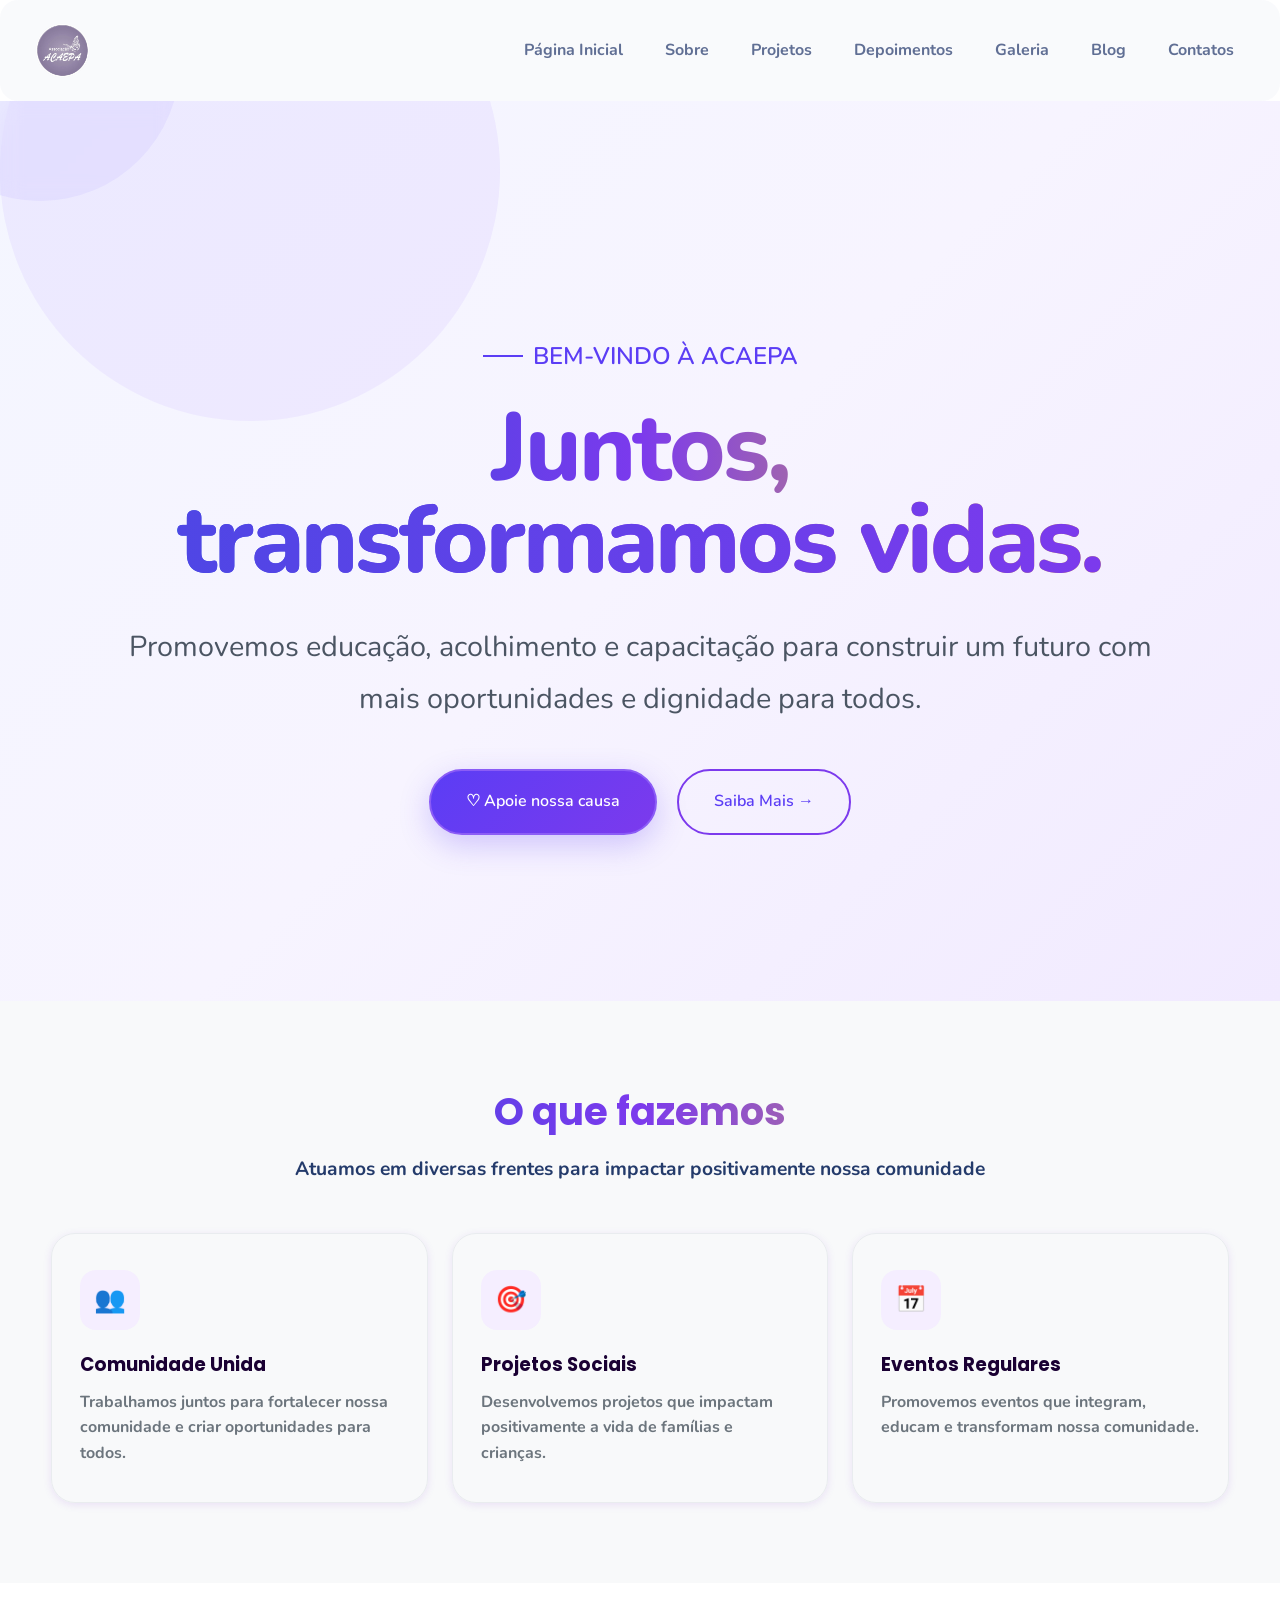
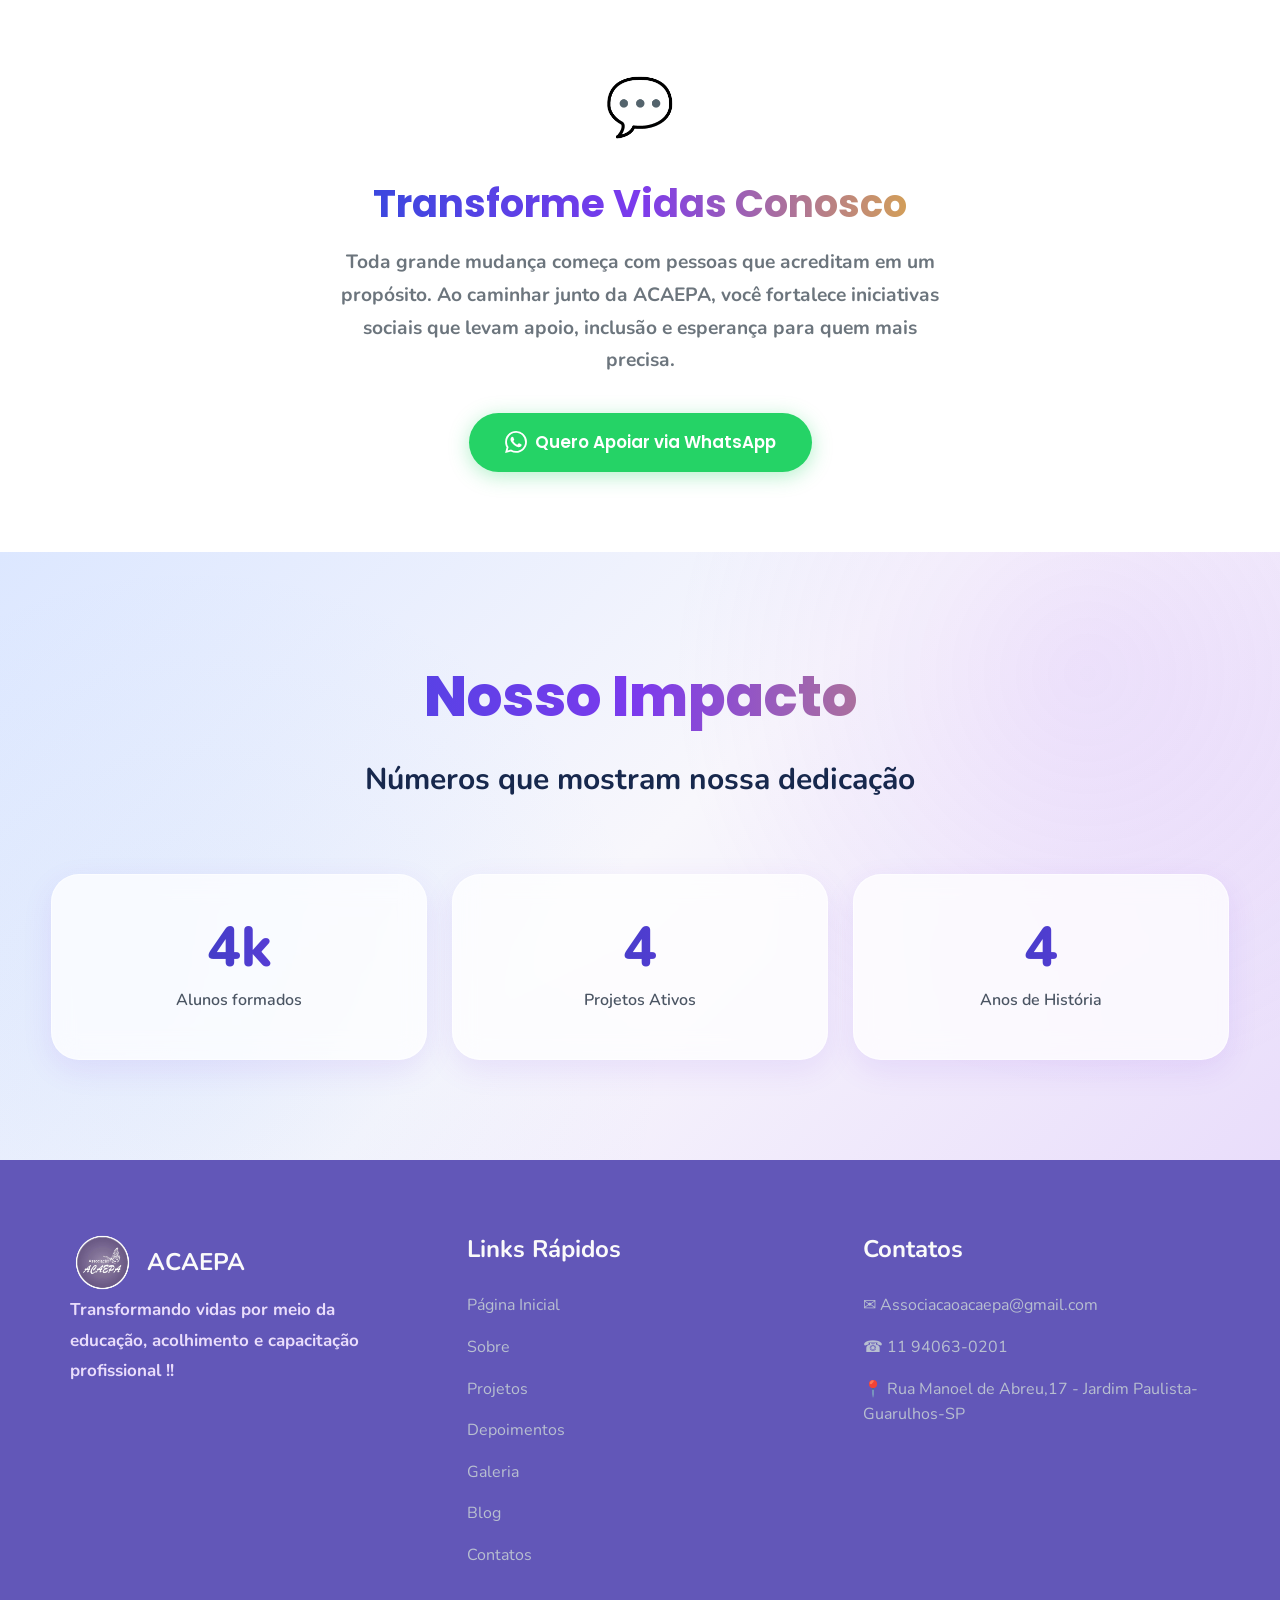
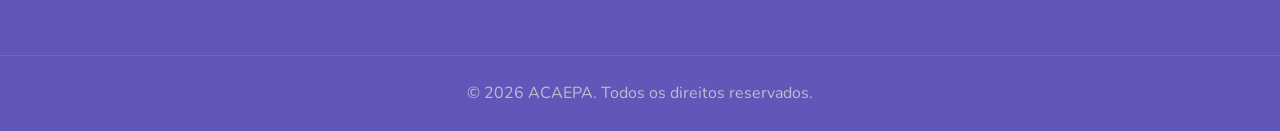
<file: paginaInicial-main/index.html>
<!DOCTYPE html>
<html lang="pt-BR">
<head>
  <meta charset="UTF-8" />
  <meta name="viewport" content="width=device-width, initial-scale=1.0" />
  <meta name="description" content="ACAEPA – Associação Comunitária de Apoio e Educação para Todos. Transformando vidas em Guarulhos - SP." />
  <meta name="theme-color" content="#6B00CC" />

      <link rel="shortcut icon" href="favicon/favicon.png" type="image/x-icon">

  <!-- Open Graph -->
  <meta property="og:title"       content="ACAEPA – Associação Comunitária" />
  <meta property="og:description" content="Juntos construímos uma comunidade mais forte, solidária e cheia de oportunidades." />
  <meta property="og:type"        content="website" />

  <title> ACAEPA </title>

  <link rel="stylesheet" href="style.css" />

  <meta name="google-site-verification" content="lrbC66FYX6OawsT_WrQKKuv_efkltFlR2XiyJ7l5Sfo" />

<link rel="sitemap" href="sitemap.xml">
</head>

<body>

  <!-- ================================================
      NAVBAR
  ================================================ -->
  <nav id="nav">

    <!-- LOGO -->
    <div class="logo">

        <img 
        src="images/Logo ACAEPA .png" 
        alt="Logo ACAEPA">

    </div>

    <!-- LINKS -->
    <ul class="nav-links">

        <li><a href="index.html">Página Inicial</a></li>
        <li><a href="sobre.html">Sobre </a></li>
        <li><a href="projeto.html">Projetos</a></li>
        <li><a href="depoimentos.html">Depoimentos</a></li>
        <li><a href="galeria.html">Galeria</a></li>
        <li><a href="blog.html">Blog</a></li>
        <li><a href="contatos.html">Contatos</a></li>

    </ul>

    <!-- BOTÃO -->
    <div class="menu-toggle" id="menu-toggle">
        ☰
    </div>

</nav>


    <section class="hero">

    <div class="hero-container">

        <!-- TEXTO -->
        <div class="hero-content">

            <span class="hero-tag">
                BEM-VINDO À ACAEPA
            </span>

            <h1>
                Juntos, <br>
                <span>transformamos vidas.</span>
            </h1>

            <p>
                Promovemos educação, acolhimento e capacitação
                para construir um futuro com mais oportunidades
                e dignidade para todos.
            </p>

            <div class="hero-buttons">

                <a href="#associado" class="btn-primary">
                    ♡ Apoie nossa causa

                <a href="projeto.html" class="btn-secondary">
                    Saiba Mais &rarr;
                </a>

            </div>

        </div>


      </div>

</section>



    <!-- ---- FEATURES ---- -->
    <section id="features" class="features" aria-label="O que fazemos">
      <div class="container">
        <h2 class="section-title reveal">O que fazemos</h2>
        <p class="section-subtitle reveal reveal-delay-1">
          Atuamos em diversas frentes para impactar positivamente nossa comunidade
        </p>

        <div class="features-grid">
          <!-- Card 1 -->
          <article class="feature-card reveal reveal-delay-1">
            <div class="feature-icon" aria-hidden="true">👥</div>
            <h3>Comunidade Unida</h3>
            <p>
              Trabalhamos juntos para fortalecer nossa comunidade e criar
              oportunidades para todos.
            </p>
          </article>

          <!-- Card 2 -->
          <article class="feature-card reveal reveal-delay-2">
            <div class="feature-icon" aria-hidden="true">🎯</div>
            <h3>Projetos Sociais</h3>
            <p>
              Desenvolvemos projetos que impactam positivamente a vida de
              famílias e crianças.
            </p>
          </article>

          <!-- Card 3 -->
          <article class="feature-card reveal reveal-delay-3">
            <div class="feature-icon" aria-hidden="true">📅</div>
            <h3>Eventos Regulares</h3>
            <p>
              Promovemos eventos que integram, educam e transformam nossa
              comunidade.
            </p>
          </article>
        </div>
      </div>
    </section>

    <!-- ---- SEJA UM ASSOCIADO ---- -->
    <section id="associado" class="associado" aria-label="Seja um Associado">
      <div class="container">
        <div class="associado-inner">
          <span class="associado-icon reveal" aria-hidden="true">💬</span>

          <h2 class="section-title reveal">Transforme Vidas Conosco</h2>

          <p class="associado-desc reveal reveal-delay-1">
Toda grande mudança começa com pessoas que acreditam em um propósito.
Ao caminhar junto da ACAEPA, você fortalece iniciativas sociais que levam apoio, inclusão e esperança para quem mais precisa. </p>

          <a
            target="_blank"
            href="https://wa.me/5511940630201"
            class="btn btn-whatsapp reveal reveal-delay-3"
            aria-label="Entrar em contato via WhatsApp para apoiar a ACAEPA"
          >
            <!-- Ícone WhatsApp inline SVG -->
            <svg width="22" height="22" viewBox="0 0 24 24" fill="currentColor" aria-hidden="true">
              <path d="M17.472 14.382c-.297-.149-1.758-.867-2.03-.967-.273-.099-.471-.148-.67.15-.197.297-.767.966-.94 1.164-.173.199-.347.223-.644.075-.297-.15-1.255-.463-2.39-1.475-.883-.788-1.48-1.761-1.653-2.059-.173-.297-.018-.458.13-.606.134-.133.298-.347.446-.52.149-.174.198-.298.298-.497.099-.198.05-.371-.025-.52-.075-.149-.669-1.612-.916-2.207-.242-.579-.487-.5-.669-.51-.173-.008-.371-.01-.57-.01-.198 0-.52.074-.792.372-.272.297-1.04 1.016-1.04 2.479 0 1.462 1.065 2.875 1.213 3.074.149.198 2.096 3.2 5.077 4.487.709.306 1.262.489 1.694.625.712.227 1.36.195 1.871.118.571-.085 1.758-.719 2.006-1.413.248-.694.248-1.289.173-1.413-.074-.124-.272-.198-.57-.347m-5.421 7.403h-.004a9.87 9.87 0 01-5.031-1.378l-.361-.214-3.741.982.998-3.648-.235-.374a9.86 9.86 0 01-1.51-5.26c.001-5.45 4.436-9.884 9.888-9.884 2.64 0 5.122 1.03 6.988 2.898a9.825 9.825 0 012.893 6.994c-.003 5.45-4.437 9.884-9.885 9.884m8.413-18.297A11.815 11.815 0 0012.05 0C5.495 0 .16 5.335.157 11.892c0 2.096.547 4.142 1.588 5.945L.057 24l6.305-1.654a11.882 11.882 0 005.683 1.448h.005c6.554 0 11.89-5.335 11.893-11.893a11.821 11.821 0 00-3.48-8.413z"/>
            </svg>
            Quero Apoiar via WhatsApp
          </a>
        </div>
      </div>
    </section>

    <!-- ---- IMPACTO / STATS ---- -->
    <section id="impacto" class="impact" aria-label="Nosso Impacto">
      <div class="container">
        <h2 class="section-title reveal">Nosso Impacto</h2>
        <p class="section-subtitle reveal reveal-delay-1">
          Números que mostram nossa dedicação
        </p>


        <div class="stats-grid">
          <div class="stat-card reveal reveal-delay-1">
            <span
              class="stat-number"
              data-target="8"
              data-suffix="k"
              aria-label="Mais de 8 mil alunos formados"
            >6k</span>
            <span class="stat-label">Alunos formados<span>
          </div>

        <div class="stat-card reveal reveal-delay-2">
            <span
            class="stat-number"
            data-target="15"
            aria-label="15 projetos ativos"
            >15</span>
            <span class="stat-label">Projetos Ativos</span>
        </div>

            <div class="stat-card reveal reveal-delay-3">
            <span
            class="stat-number"
            data-target="20"
            aria-label="20 anos de história"
            >20</span>
            <span class="stat-label">Anos de História</span>
        </div>


        </div>
<div>
    </section>

</main>

<!-- ================================================
fOOTER
================================================ -->
<footer>

    <div class="footer-container">

        <!-- LOGO -->
        <div class="footer-box">
            
            <div class="logo">
    <img src="images/Logo ACAEPA .png" alt="Logo ACAEPA">

    <h2>ACAEPA</h2>

</div>

            <p>
            Transformando vidas por meio da educação, acolhimento e capacitação profissional !!
            </p>

        </div>

        <!-- LINKS -->

        <div class="footer-box">

            <h3>Links Rápidos</h3>

        <a href="index.html">Página Inicial</a>
        <a href="sobre.html">Sobre </a>
        <a href="projeto.html">Projetos</a>
        <a href="depoimentos.html">Depoimentos</a>
        <a href="galeria.html">Galeria</a>
        <a href="blog.html">Blog</a>
        <a href="contatos.html">Contatos</a>

        </div>

        <!-- CONTATO -->

        <div class="footer-box">

            <h3>Contatos</h3>

            <a href="mailto:Associacaoacaepa@gmail.com" target="_blank">✉ Associacaoacaepa@gmail.com</a>
            <a href="https://wa.me/5511940630201" target="_blank">
              ☎ 11 94063-0201</a>
            <a href="https://www.google.com/maps/place/R.+Manoel+de+Abreu,+17+-+Jardim+Paulista,+Guarulhos+-+SP,+07083-160/@-23.4364194,-46.5524447,997m/data=!3m2!1e3!4b1!4m6!3m5!1s0x94cef4f9aaaf7fa1:0x2af0790f1dca6c85!8m2!3d-23.4364194!4d-46.5524447!16s%2Fg%2F11rp2b4vpb?hl=pt-BR&entry=ttu&g_ep=EgoyMDI2MDUyMC4wIKXMDSoASAFQAw%3D%3D" target="_blank">📍 Rua Manoel de Abreu,17 - Jardim Paulista-Guarulhos-SP</a>

        </div>

    </div>

    <!-- COPYRIGHT -->

    <div class="footer-bottom">

        <p>
            © 2026 ACAEPA. Todos os direitos reservados.
        </p>

    </div>

</footer>

<script src="script.js" defer></script>
</body>
</html>
</file>
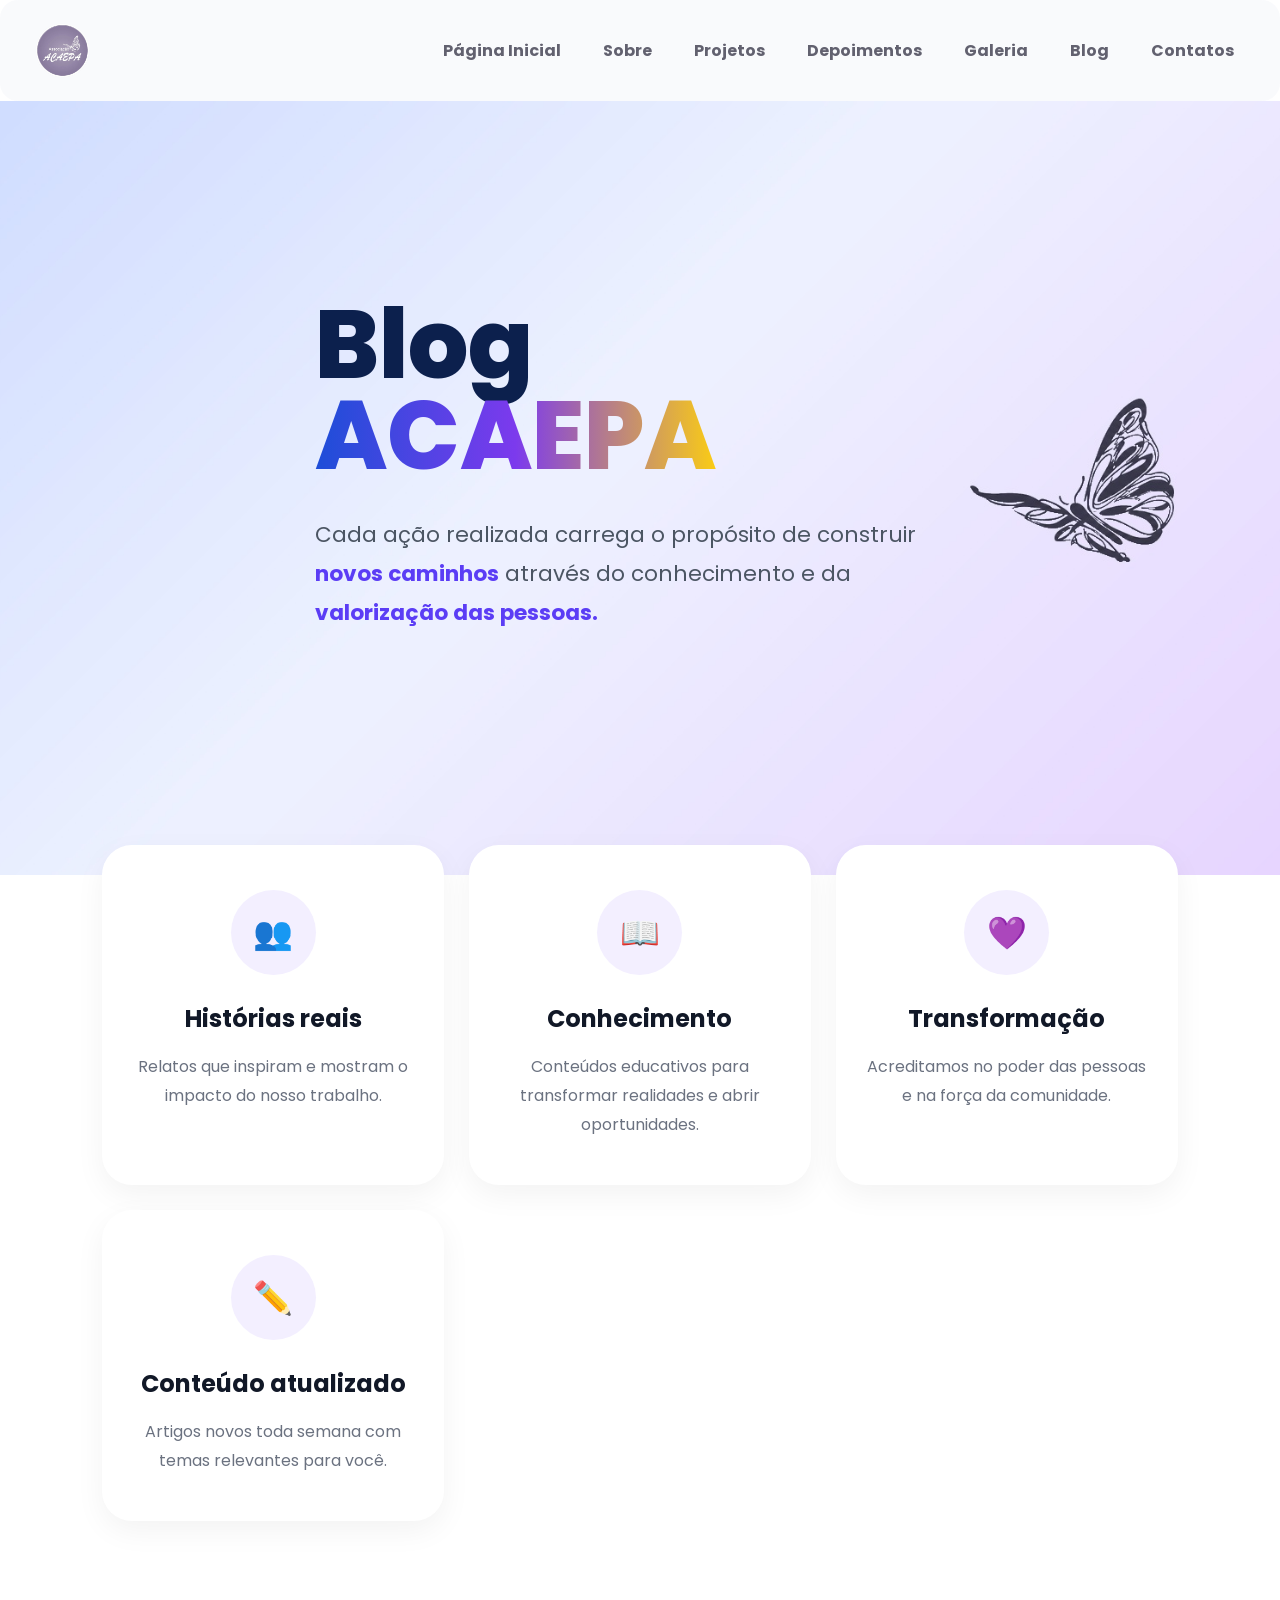
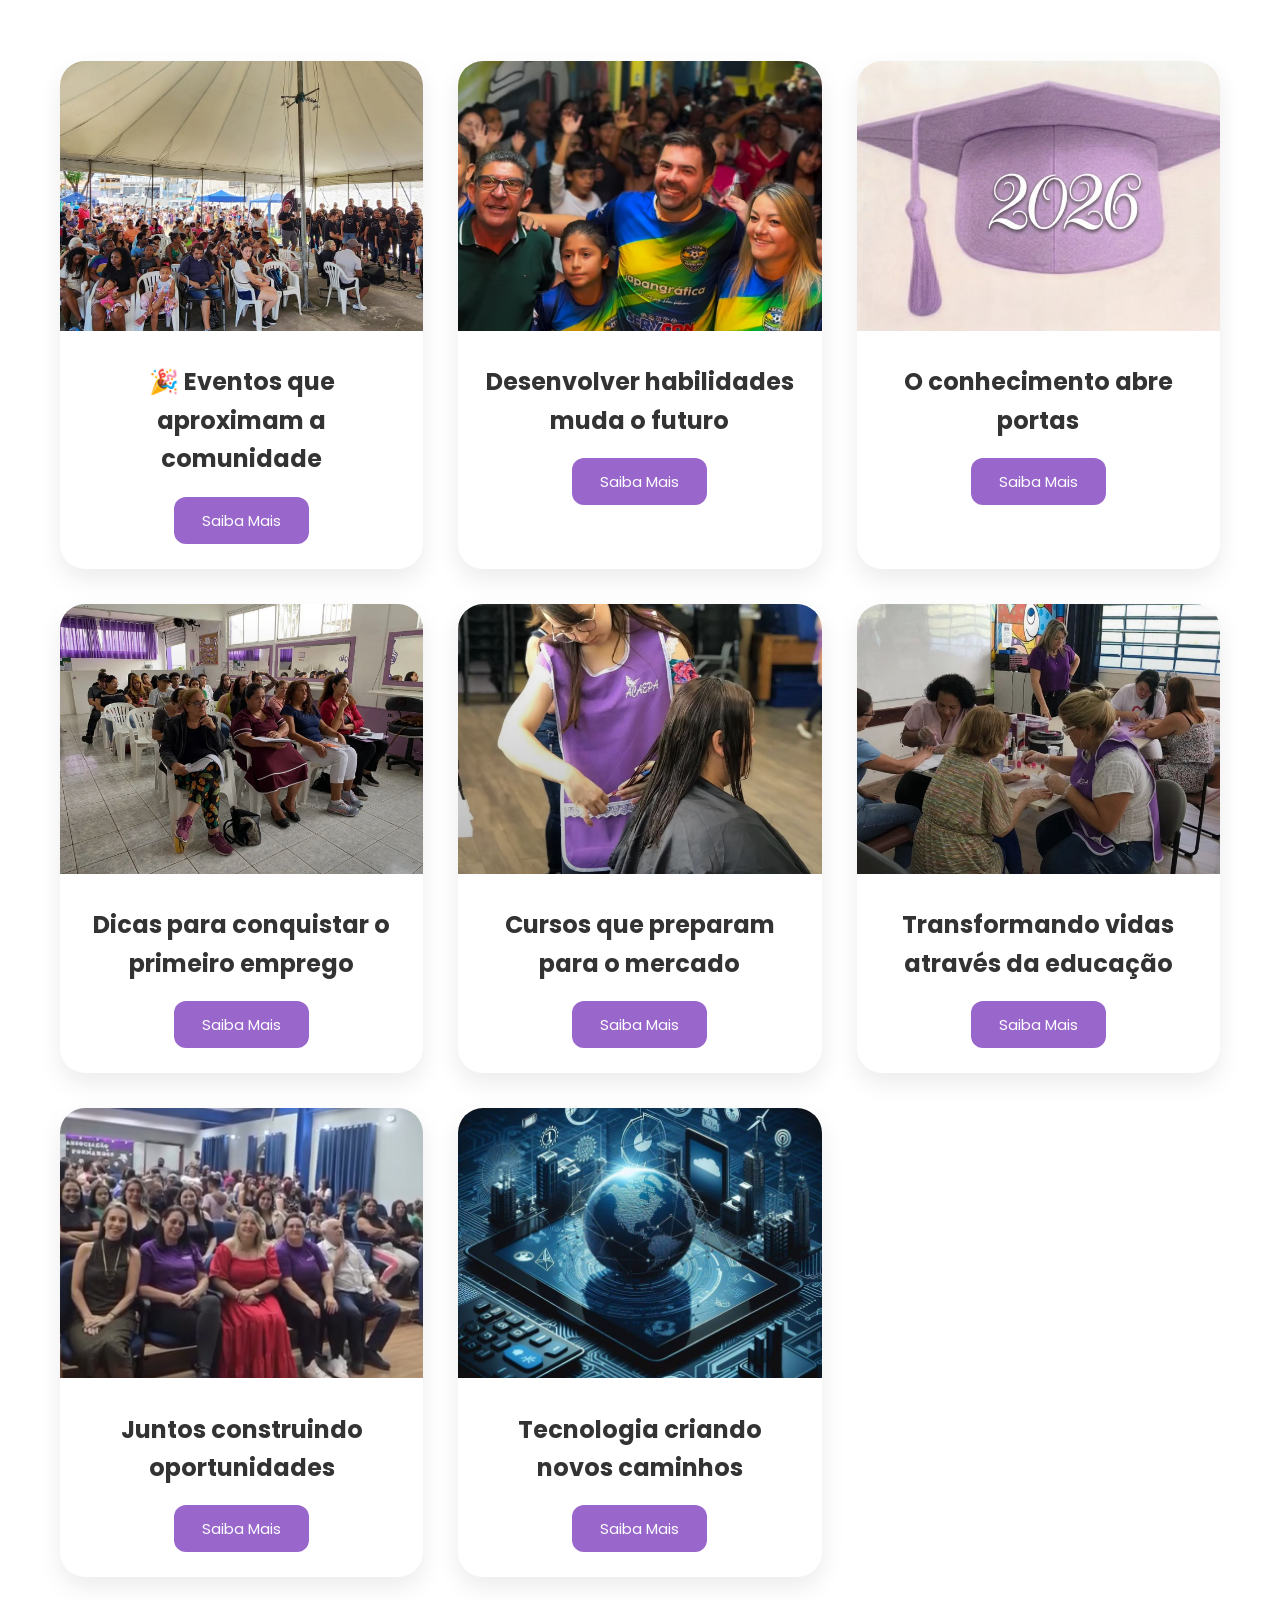
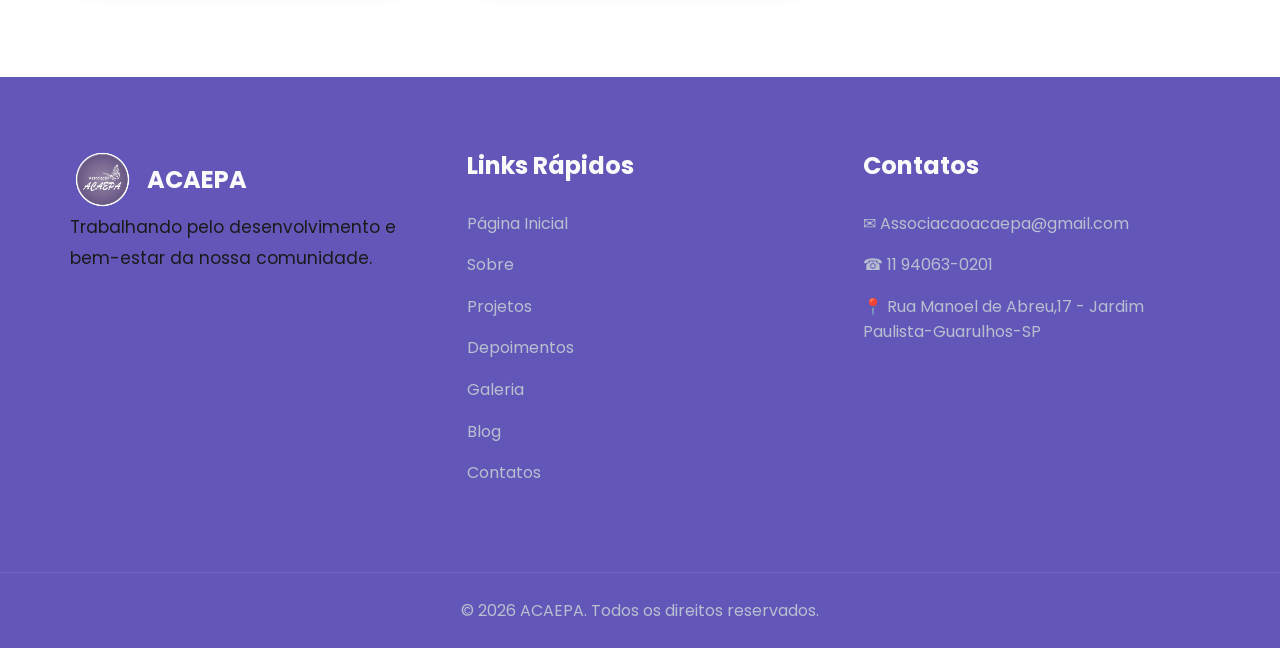
<file: paginaInicial-main/blog.html>
<!DOCTYPE html>
<html lang="pt-BR">
<head>
    <meta charset="UTF-8">
    <meta name="viewport" content="width=device-width, initial-scale=1.0">
    <title>Blog </title>

    <link rel="stylesheet" href="css/blog.css">

        <link rel="shortcut icon" href="favicon/favicon.png" type="image/x-icon">
</head>

<body>

<!-- ================================================
    NAVBAR
================================================ -->
<nav id="nav">

    <!-- LOGO -->
    <div class="logo">

        <img 
        src="images/Logo ACAEPA .png" 
        alt="Logo ACAEPA">

    </div>

    <!-- LINKS -->
    <ul class="nav-links">

        <li><a href="index.html">Página Inicial</a></li>
        <li><a href="sobre.html">Sobre </a></li>
        <li><a href="projeto.html">Projetos</a></li>
        <li><a href="depoimentos.html">Depoimentos</a></li>
        <li><a href="galeria.html">Galeria</a></li>
        <li><a href="blog.html">Blog</a></li>
        <li><a href="contatos.html">Contatos</a></li>


    </ul>

    <!-- BOTÃO -->
    <div class="menu-toggle" id="menu-toggle">
        ☰
    </div>

</nav>


<section class="blog-hero">

    <div class="blog-container">

        <!-- TEXTO -->
        <div class="blog-content">


            <h1>
                Blog <br>
                <span>ACAEPA</span>
            </h1>

            <p>
                Cada ação realizada carrega o propósito de construir 
                <strong>novos caminhos</strong> através do conhecimento 
                e da <strong>valorização das pessoas.</strong>
            </p>


        </div>



    </div>

</section>


<!-- CARDS -->

<section class="blog-cards">

    <div class="blog-card">
        <div class="blog-icon">👥</div>

        <h3>Histórias reais</h3>

        <p>
            Relatos que inspiram e mostram o impacto do nosso trabalho.
        </p>
    </div>

    <div class="blog-card">
        <div class="blog-icon">📖</div>

        <h3>Conhecimento</h3>

        <p>
            Conteúdos educativos para transformar realidades e abrir oportunidades.
        </p>
    </div>

    <div class="blog-card">
        <div class="blog-icon">💜</div>

        <h3>Transformação</h3>

        <p>
            Acreditamos no poder das pessoas e na força da comunidade.
        </p>
    </div>

    <div class="blog-card">
        <div class="blog-icon">✏️</div>

        <h3>Conteúdo atualizado</h3>

        <p>
            Artigos novos toda semana com temas relevantes para você.
        </p>
    </div>

</section>


<div class="container">

    <!-- CARD 1 -->
    <div class="card">

        <img src="images/card1-evento.jpeg" alt="">

        <div class="info">

            <h3>🎉 Eventos que aproximam a comunidade</h3>

            <button class="btn">
                Saiba Mais
            </button>

        </div>

        <div class="card-content">

            <p>
                Os eventos promovidos pela associação criam momentos de troca, aprendizado e integração entre alunos, famílias e comunidade. Oficinas, palestras e apresentações ajudam a compartilhar conhecimento e inspirar novas oportunidades.Cada encontro fortalece ainda mais o propósito de transformar vidas através da educação.
            </p>

        </div>

    </div>

    <!-- CARD 2 -->
    <div class="card">

        <img src="images/card2-futebol.png" alt="">

        <div class="info">

            <h3>Desenvolver habilidades muda o futuro</h3>

            <button class="btn">
                Saiba Mais
            </button>

        </div>

        <div class="card-content">

            <p>
            O desenvolvimento pessoal é uma das partes mais importantes da formação. Através dos projetos e atividades, os participantes aprendem sobre liderança, comunicação, responsabilidade e trabalho em equipe.
            Essas habilidades ajudam não apenas na vida profissional, mas também no crescimento pessoal e social.
            </p>

        </div>

    </div>

    <!-- CARD 3 -->
    <div class="card">

        <img src="images/card3-formatura.jpeg" alt="">

        <div class="info">

            <h3>O conhecimento abre portas</h3>

            <button class="btn">
                Saiba Mais
            </button>

        </div>

        <div class="card-content">

            <p>
            Quando uma pessoa aprende algo novo, ela amplia suas possibilidades para o futuro. A associação acredita no poder da educação como ferramenta de transformação social, inclusão e crescimento.
            Cada curso representa uma nova chance de descobrir talentos, desenvolver sonhos e construir um caminho melhor.
            </p>

        </div>

    </div>

    <!-- CARD 4 -->
    <div class="card">

        <img src="images/card4-dicas.jpg" alt="">

        <div class="info">

            <h3>Dicas para conquistar o primeiro emprego</h3>

            <button class="btn">
                Saiba Mais
            </button>

        </div>

        <div class="card-content">

            <p>
            Entrar no mercado de trabalho pode parecer difícil no começo, mas preparação e confiança fazem toda diferença. Ter um currículo organizado, demonstrar interesse e investir em qualificação aumenta as chances de conquistar uma vaga.
            Os cursos da associação ajudam os alunos a se prepararem para entrevistas e desafios do ambiente profissional.
            </p>

        </div>

    </div>

    <!-- CARD 5 -->
    <div class="card">

        <img src="images/card5-curso.jpg" alt="">

        <div class="info">

            <h3>Cursos que preparam para o mercado</h3>

            <button class="btn">
                Saiba Mais
            </button>

        </div>

        <div class="card-content">

            <p>
            Os cursos oferecidos pela associação foram pensados para preparar os participantes para novas oportunidades profissionais. Entre as áreas disponíveis estão informática, administração, logística, atendimento e desenvolvimento pessoal.
            Além do aprendizado técnico, os alunos também desenvolvem comunicação, organização e trabalho em equipe.
            </p>

        </div>

    </div>

    <!-- CARD 6 -->
    <div class="card">

        <img src="images/card6-educacao.jpg" alt="">

        <div class="info">

            <h3>Transformando vidas através da educação</h3>

            <button class="btn">
                Saiba Mais
            </button>

        </div>

        <div class="card-content">

            <p>
            Muitas pessoas chegam até a associação em busca de uma oportunidade para crescer profissionalmente e mudar de vida. Através dos cursos oferecidos, alunos desenvolvem novas habilidades, ganham confiança e descobrem novos caminhos para o futuro.
            Cada certificado representa mais do que aprendizado: representa superação, dedicação e esperança para conquistar novos sonhos.
            </p>

        </div>

    </div>

    <!-- CARD 7 -->
    <div class="card">

        <img src="images/card7-juntos-construindo.png" alt="">

        <div class="info">

            <h3>Juntos construindo oportunidades</h3>

            <button class="btn">
                Saiba Mais
            </button>

        </div>

        <div class="card-content">

            <p>
            A associação nasceu com o propósito de acolher, ensinar e transformar vidas através da educação e da inclusão social. Cada projeto desenvolvido busca oferecer oportunidades para pessoas que desejam aprender, crescer e acreditar novamente em seu potencial.
            Mais do que cursos, a associação constrói conexões, incentiva talentos e fortalece a comunidade através do conhecimento.
            </p>

        </div>

    </div>

    <!-- CARD 8 -->
    <div class="card">

        <img src="images/card8-tecnologia-caminho.jpeg" alt="">

        <div class="info">

            <h3>Tecnologia criando novos caminhos</h3>

            <button class="btn">
                Saiba Mais
            </button>

        </div>

        <div class="card-content">

            <p>
            A tecnologia está presente em praticamente todas as áreas profissionais, e desenvolver conhecimentos nessa área se tornou essencial. Nos cursos da associação, os alunos aprendem desde informática básica até habilidades digitais importantes para o mercado de trabalho.
            Além do aprendizado técnico, os participantes descobrem novas possibilidades de carreira, criatividade e inovação através da tecnologia.
            </p>

        </div>

    </div>

</div>

</div>



    <footer>

    <div class="footer-container">

        <!-- LOGO -->
        <div class="footer-box">
            
            <div class="logo">
    <img src="images/Logo ACAEPA .png" alt="Logo ACAEPA">

    <h2>ACAEPA</h2>

</div>

            <p>
                Trabalhando pelo desenvolvimento
                e bem-estar da nossa comunidade.
            </p>

        </div>

        <!-- LINKS -->

        <div class="footer-box">

            <h3>Links Rápidos</h3>

        <a href="index.html">Página Inicial</a>
        <a href="sobre.html">Sobre </a>
        <a href="projeto.html">Projetos</a>
        <a href="depoimentos.html">Depoimentos</a>
        <a href="galeria.html">Galeria</a>
        <a href="blog.html">Blog</a>
        <a href="contatos.html">Contatos</a>
        </div>

        <!-- CONTATO -->

        <div class="footer-box">

            <h3>Contatos</h3>
            
            <a href="mailto:Associacaoacaepa@gmail.com" target="_blank">✉ Associacaoacaepa@gmail.com</a>
            <a href="https://wa.me/5511940630201" target="_blank">
            ☎ 11 94063-0201</a>
            <a href="https://www.google.com/maps/place/R.+Manoel+de+Abreu,+17+-+Jardim+Paulista,+Guarulhos+-+SP,+07083-160/@-23.4364194,-46.5524447,997m/data=!3m2!1e3!4b1!4m6!3m5!1s0x94cef4f9aaaf7fa1:0x2af0790f1dca6c85!8m2!3d-23.4364194!4d-46.5524447!16s%2Fg%2F11rp2b4vpb?hl=pt-BR&entry=ttu&g_ep=EgoyMDI2MDUyMC4wIKXMDSoASAFQAw%3D%3D" target="_blank">📍 Rua Manoel de Abreu,17 - Jardim Paulista-Guarulhos-SP</a>

        </div>

    </div>

    <!-- COPYRIGHT -->

    <div class="footer-bottom">

        <p>
            © 2026 ACAEPA. Todos os direitos reservados.
        </p>

    </div>

</footer>

    <script src="js/blog.js"></script>

</body>
</html>
</file>
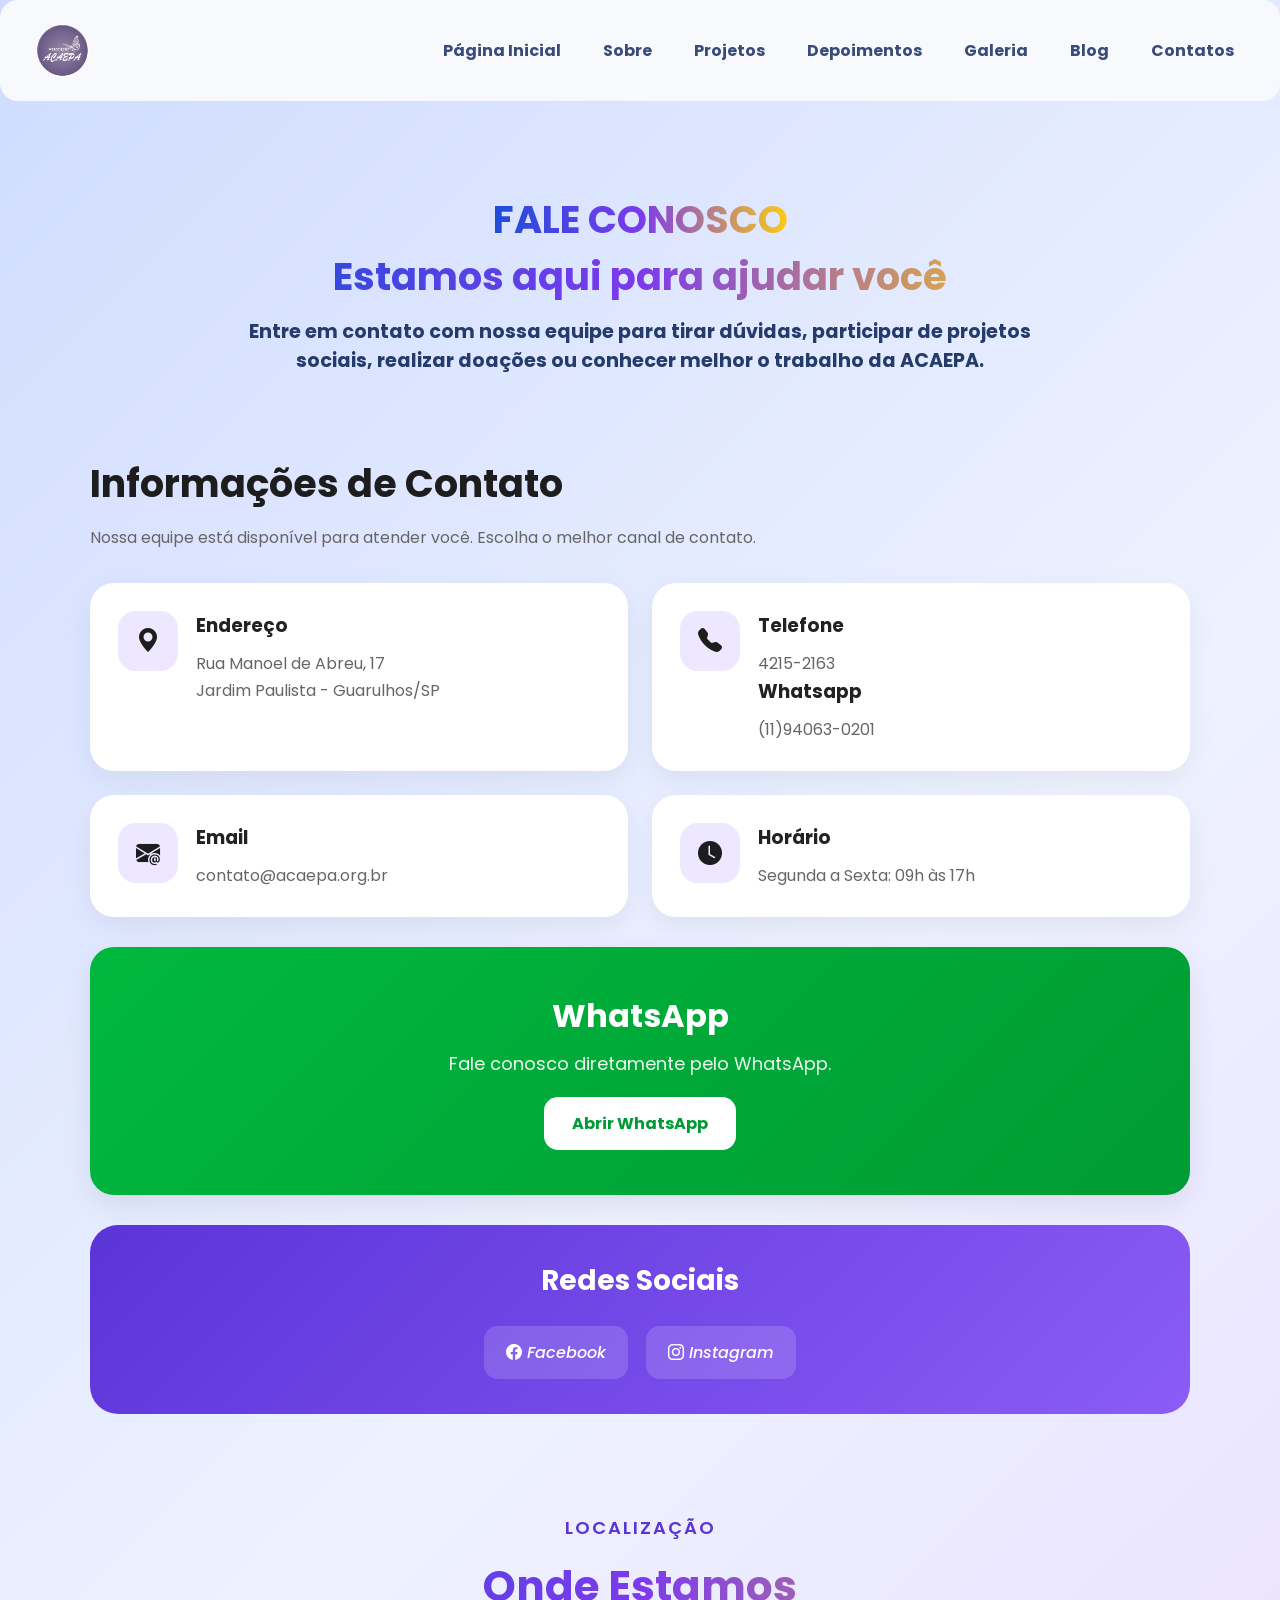
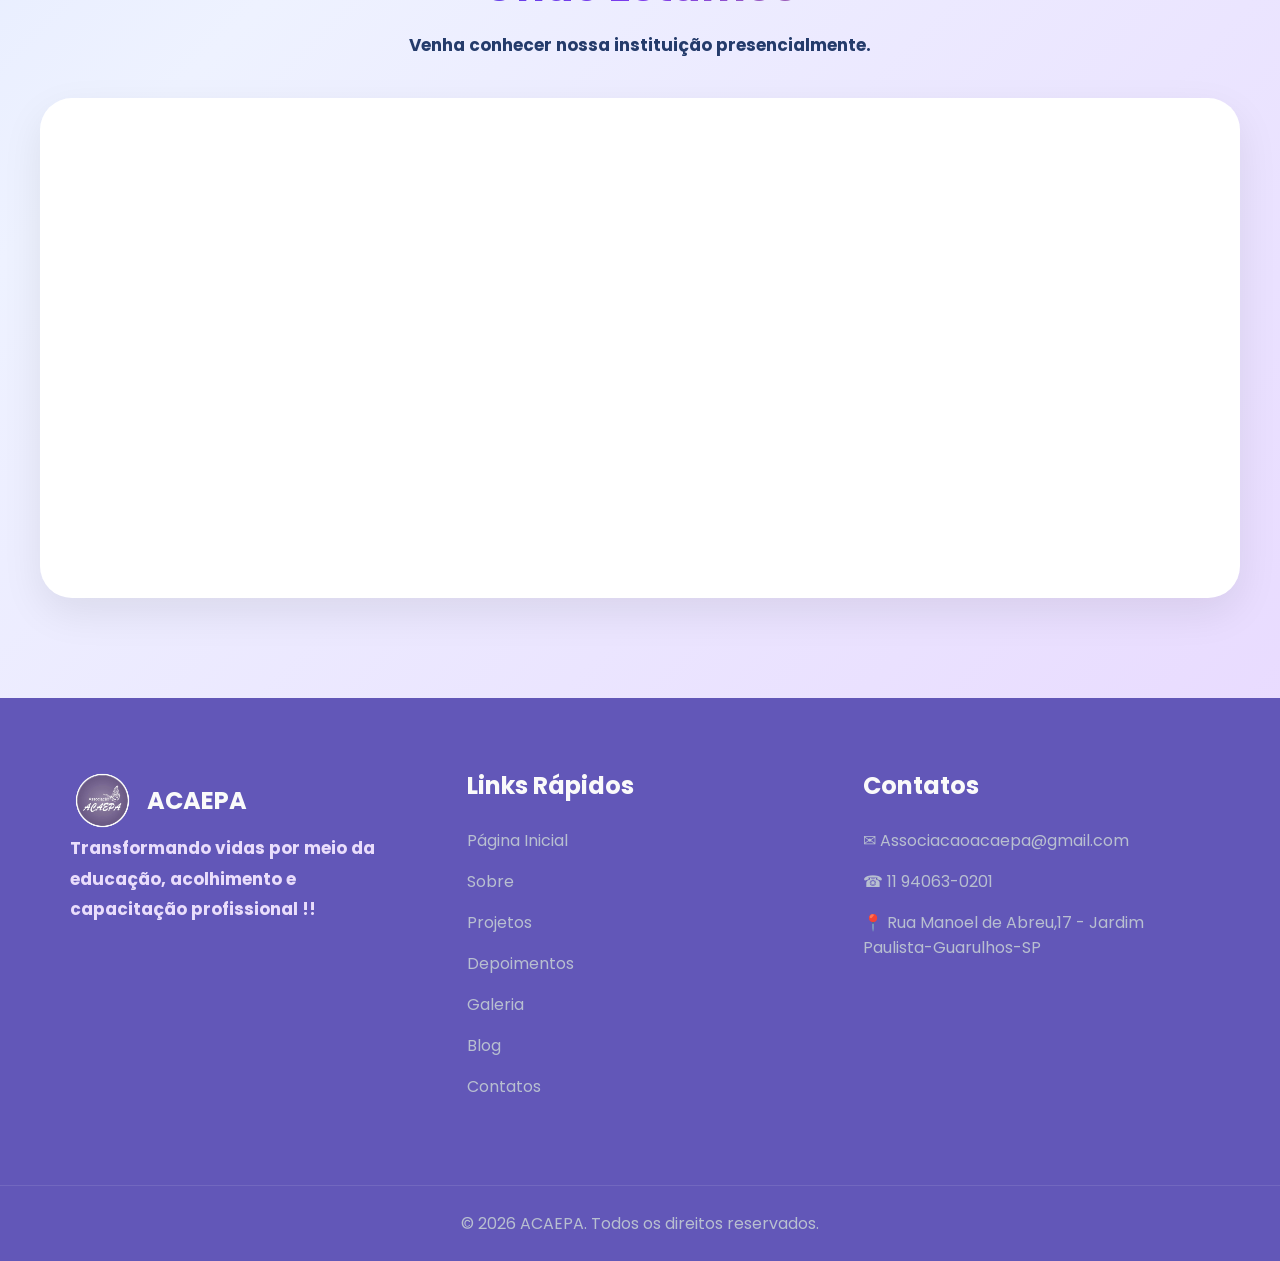
<file: paginaInicial-main/contatos.html>
<!doctype html>
<html lang="pt-BR">
  <head>
    <meta charset="UTF-8" />
    <meta name="viewport" content="width=device-width, initial-scale=1.0" />
    <title> Contatos </title>

    <link rel="shortcut icon" href="favicon/favicon.png" type="image/x-icon">

    <link rel="preconnect" href="https://fonts.googleapis.com" />
    <link rel="preconnect" href="https://fonts.gstatic.com" crossorigin />
    <link
      href="https://fonts.googleapis.com/css2?family=Poppins:wght@300;400;500;600;700&display=swap"
      rel="stylesheet"
    />

    <link rel="stylesheet" href="https://cdn.jsdelivr.net/npm/bootstrap-icons@1.13.1/font/bootstrap-icons.min.css">

    <link rel="stylesheet" href="css/contatos.css" />
  </head>
  <body>
  <!-- ================================================
      NAVBAR
  ================================================ -->
  <nav id="nav">

    <!-- LOGO -->
    <div class="logo">

        <img 
        src="images/Logo ACAEPA .png" 
        alt="Logo ACAEPA">

    </div>

    <!-- LINKS -->
    <ul class="nav-links">

        <li><a href="index.html">Página Inicial</a></li>
        <li><a href="sobre.html">Sobre </a></li>
        <li><a href="projeto.html">Projetos</a></li>
        <li><a href="depoimentos.html">Depoimentos</a></li>
        <li><a href="galeria.html">Galeria</a></li>
        <li><a href="blog.html">Blog</a></li>
        <li><a href="contatos.html">Contatos</a></li>

    </ul>

    <!-- BOTÃO -->
    <div class="menu-toggle" id="menu-toggle">
        ☰
    </div>

</nav>

    <main>
      <section class="hero-contato">
        <span>FALE CONOSCO</span>
        <h1>Estamos aqui para ajudar você</h1>
        <p>
          Entre em contato com nossa equipe para tirar dúvidas, participar de
          projetos sociais, realizar doações ou conhecer melhor o trabalho da
          ACAEPA.
        </p>
      </section>

      <section class="container-contato">
        <div class="informacoes">
          <div class="topo-info">
            <h2>Informações de Contato</h2>
            <p>
              Nossa equipe está disponível para atender você. Escolha o melhor
              canal de contato.
            </p>
          </div>

          <div class="grid-cards">
            <div class="card-info">
              <div class="icone">
                <i class="bi bi-geo-alt-fill"></i>
              </div>

              <div>
                <h3>Endereço</h3>
                <p>Rua Manoel de Abreu, 17</p>
                <p>Jardim Paulista - Guarulhos/SP</p>
              </div>
            </div>

            <div class="card-info">
              <div class="icone">
<i class="bi bi-telephone-fill"></i>
              </div>

              <div>
                <h3>Telefone</h3>
                <p>4215-2163</p>
                <h3>Whatsapp</h3>
                <p>(11)94063-0201</p>
              </div>
            </div>

            <div class="card-info">
              <div class="icone">
                <i class="bi bi-envelope-at-fill"></i>
              </div>

              <div>
                <h3>Email</h3>
                <p>contato@acaepa.org.br</p>
              </div>
            </div>

            <div class="card-info">
              <div class="icone">
                <i class="bi bi-clock-fill"></i>
              </div>

              <div>
                <h3>Horário</h3>
                <p>Segunda a Sexta: 09h às 17h</p>
              </div>
            </div>
          </div>

<div class="whatsapp-card">

  <div class="whatsapp-topo">
    <h3>WhatsApp</h3>

    <p>
      Fale conosco diretamente pelo WhatsApp.
    </p>
  </div>

  <a
    href="https://wa.me/5511940630201"
    target="_blank"
    class="btn-whatsapp"
  >
    Abrir WhatsApp
  </a>

</div>
          

          <div class="redes">
            <h3>Redes Sociais</h3>

            <div class="social-links">
              <a 
                href="https://www.facebook.com/associacaoacaepa/"
                target="_blank "
                >
                <i class="bi bi-facebook"> Facebook </i>
                </a
              >
              <a href="https://www.instagram.com/acaepa/" target="_blank">
                    <i class="bi bi-instagram" > Instagram </i>
                </a
              >
            </div>
          </div>
        </div>


        </div>
      </section>
    </main>

    <section class="mapa-section">
      <div class="mapa-header" >
        <span>LOCALIZAÇÃO</span>
        <h2>Onde Estamos</h2>

        <p>Venha conhecer nossa instituição presencialmente.</p>
      </div>

      <div class="mapa-container">
        <iframe
          src="https://www.google.com/maps?q=Rua+Manoel+de+Abreu,+17,+Jardim+Paulista,+Guarulhos,+SP&output=embed"
          width="100%"
          height="100%"
          style="border: 0"
          allowfullscreen=""
          loading="lazy"
          referrerpolicy="no-referrer-when-downgrade"
        >
        </iframe>
      </div>
    </section>


<!-- ================================================
  FOOTER
  ================================================ -->
<footer>

    <div class="footer-container">

        <!-- LOGO -->
        <div class="footer-box">
            
            <div class="logo">
    <img src="images/Logo ACAEPA .png" alt="Logo ACAEPA">

    <h2>ACAEPA</h2>

</div>

            <p>
            Transformando vidas por meio da educação, acolhimento e capacitação profissional !!
            </p>

        </div>

        <!-- LINKS -->

        <div class="footer-box">

            <h3>Links Rápidos</h3>

        <a href="index.html">Página Inicial</a>
        <a href="sobre.html">Sobre </a>
        <a href="projeto.html">Projetos</a>
        <a href="depoimentos.html">Depoimentos</a>
        <a href="galeria.html">Galeria</a>
        <a href="blog.html">Blog</a>
        <a href="contatos.html">Contatos</a>

        </div>

        <!-- CONTATO -->

        <div class="footer-box">

            <h3>Contatos</h3>

            <a href="mailto:Associacaoacaepa@gmail.com" target="_blank">✉ Associacaoacaepa@gmail.com</a>
            <a href="https://wa.me/5511940630201" target="_blank">
              ☎ 11 94063-0201</a>
            <a href="https://www.google.com/maps/place/R.+Manoel+de+Abreu,+17+-+Jardim+Paulista,+Guarulhos+-+SP,+07083-160/@-23.4364194,-46.5524447,997m/data=!3m2!1e3!4b1!4m6!3m5!1s0x94cef4f9aaaf7fa1:0x2af0790f1dca6c85!8m2!3d-23.4364194!4d-46.5524447!16s%2Fg%2F11rp2b4vpb?hl=pt-BR&entry=ttu&g_ep=EgoyMDI2MDUyMC4wIKXMDSoASAFQAw%3D%3D" target="_blank">📍 Rua Manoel de Abreu,17 - Jardim Paulista-Guarulhos-SP</a>

        </div>

    </div>

    <!-- COPYRIGHT -->

    <div class="footer-bottom">

        <p>
            © 2026 ACAEPA. Todos os direitos reservados.
        </p>

    </div>

</footer>

  <script src="js/contatos.js" defer></script>
</body>
</html>
</file>
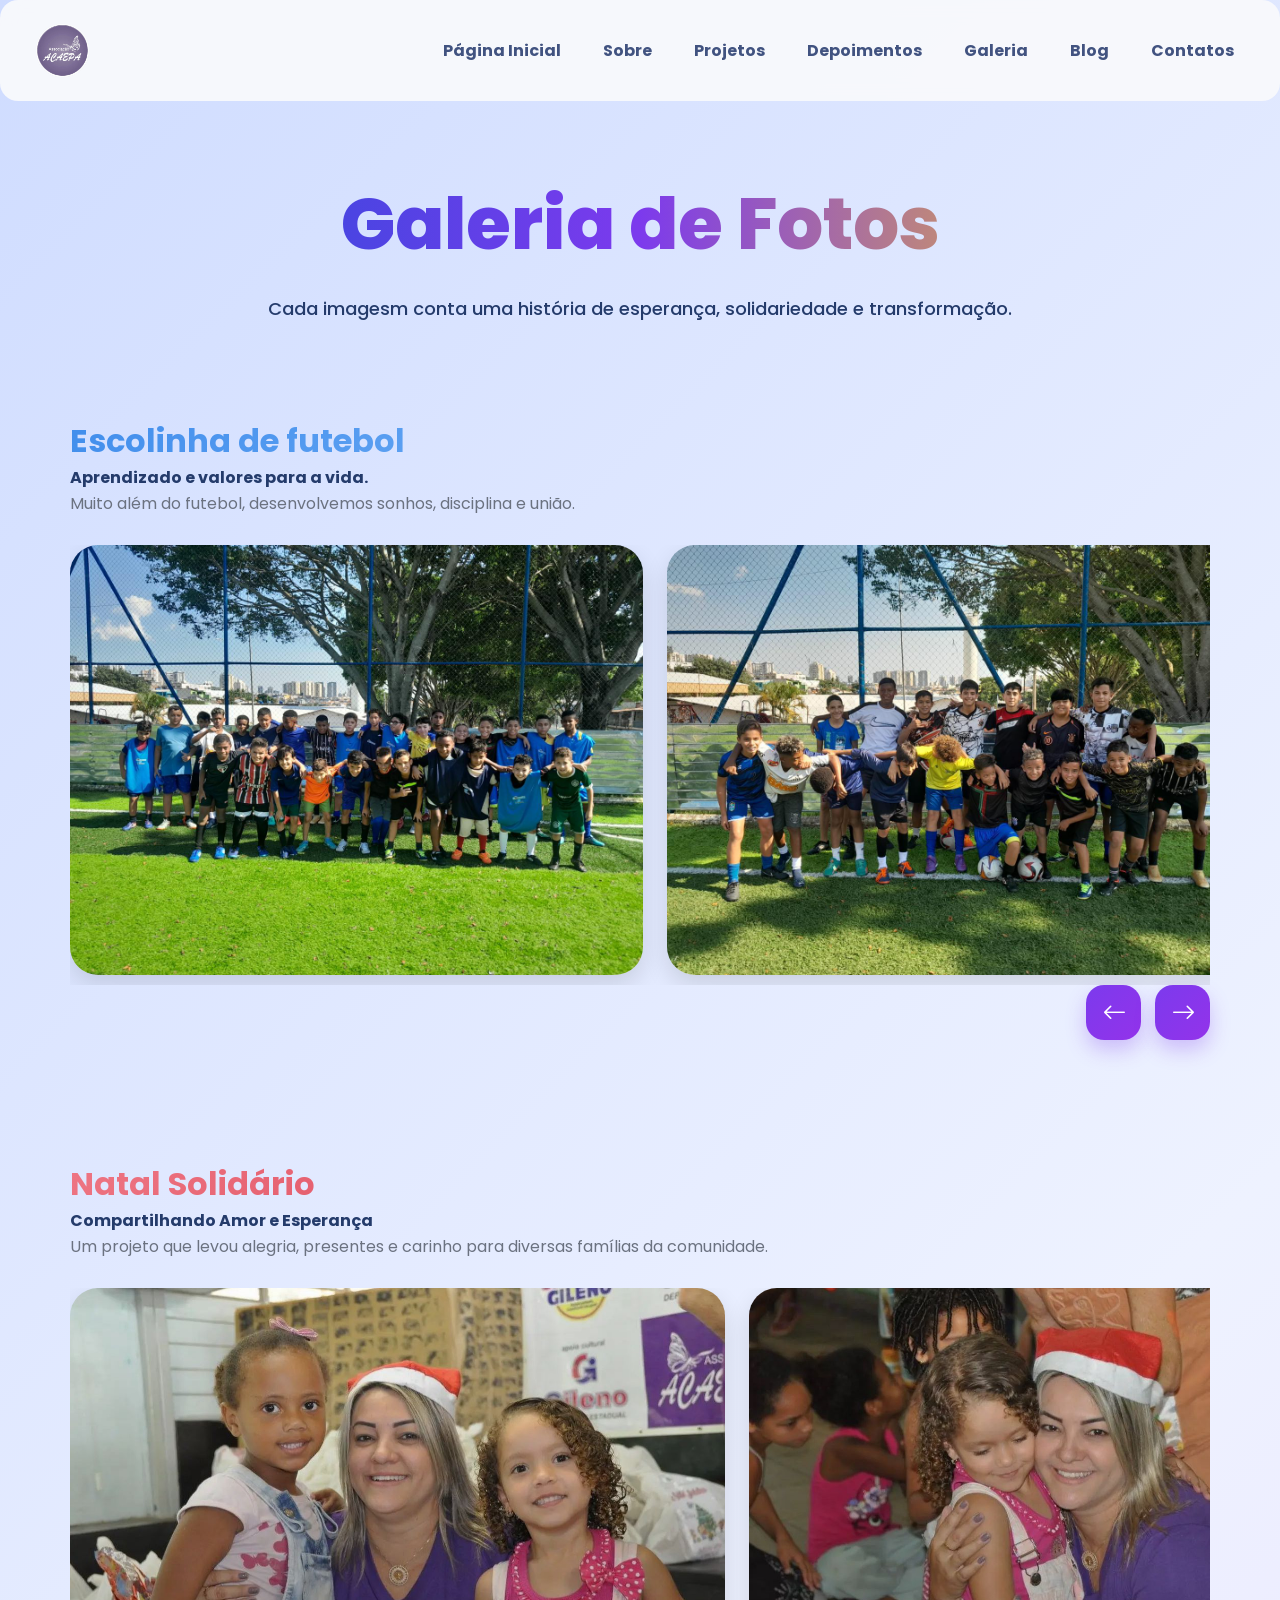
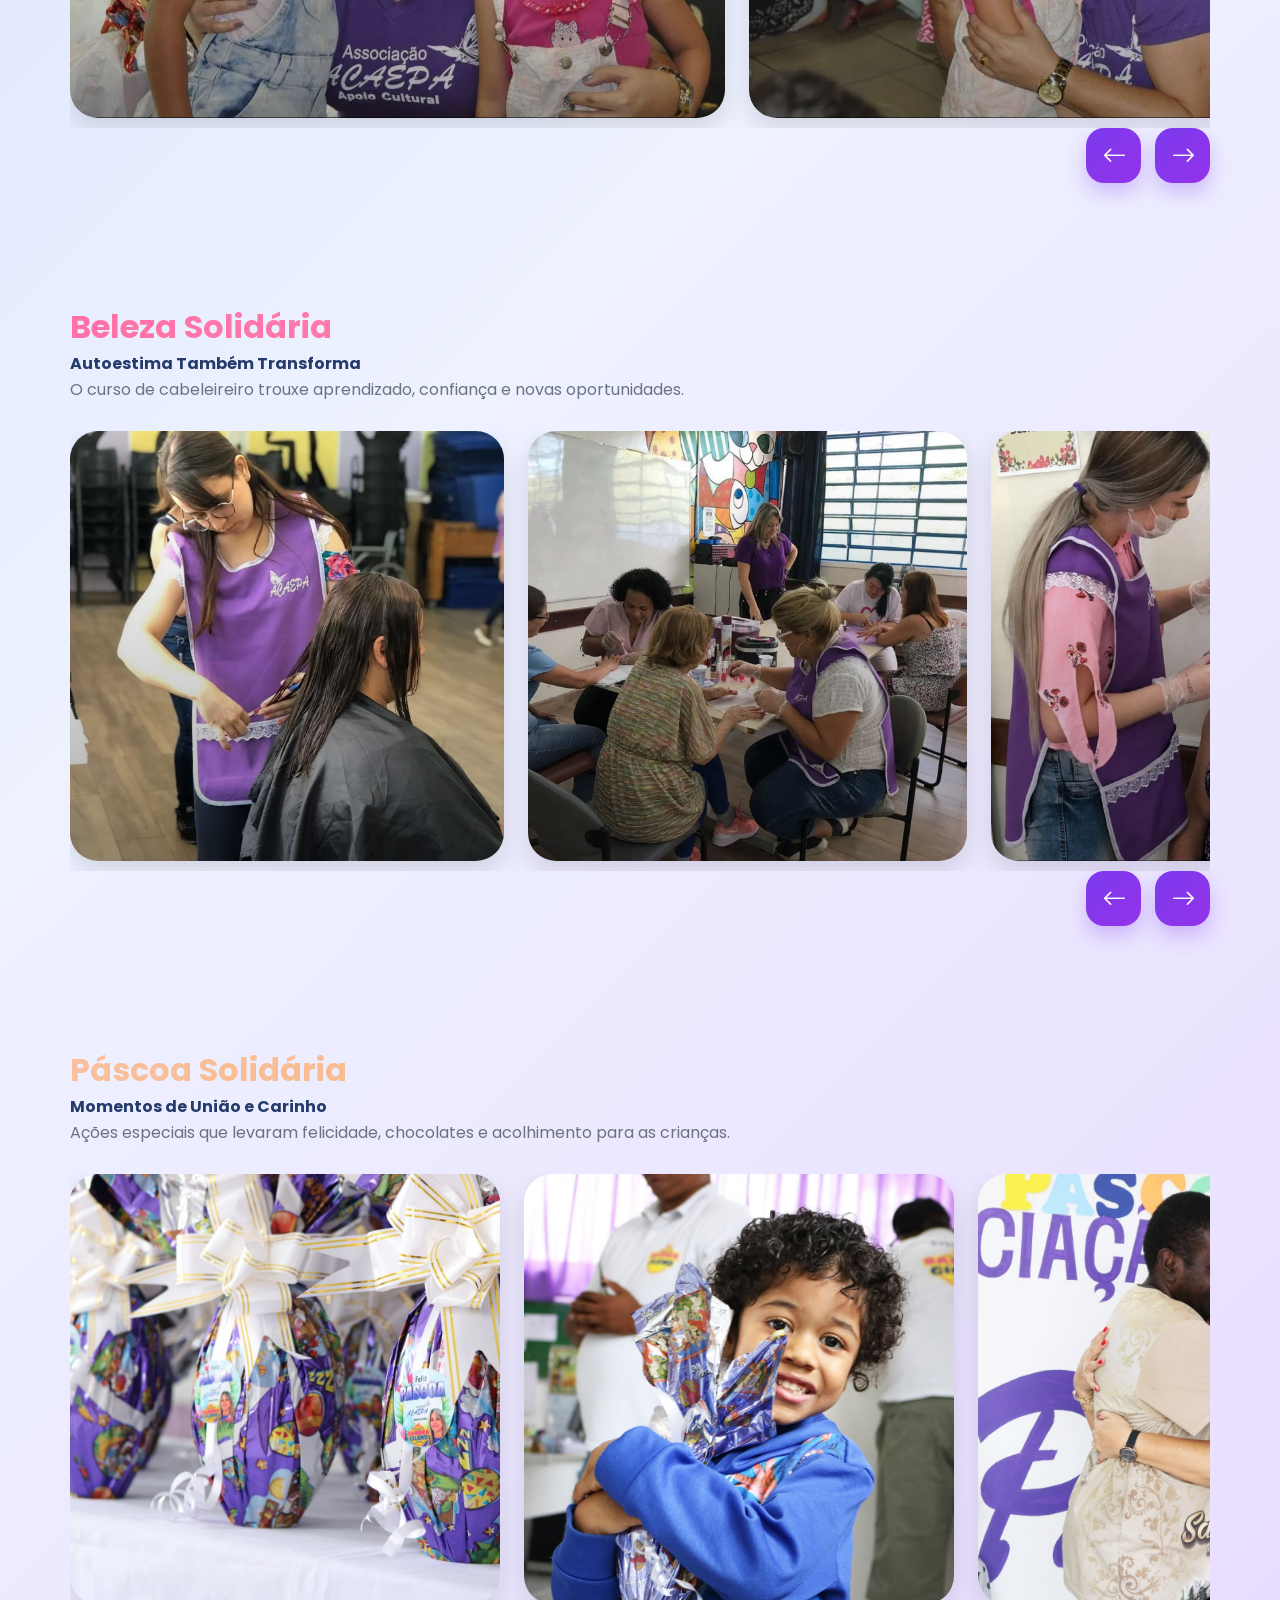
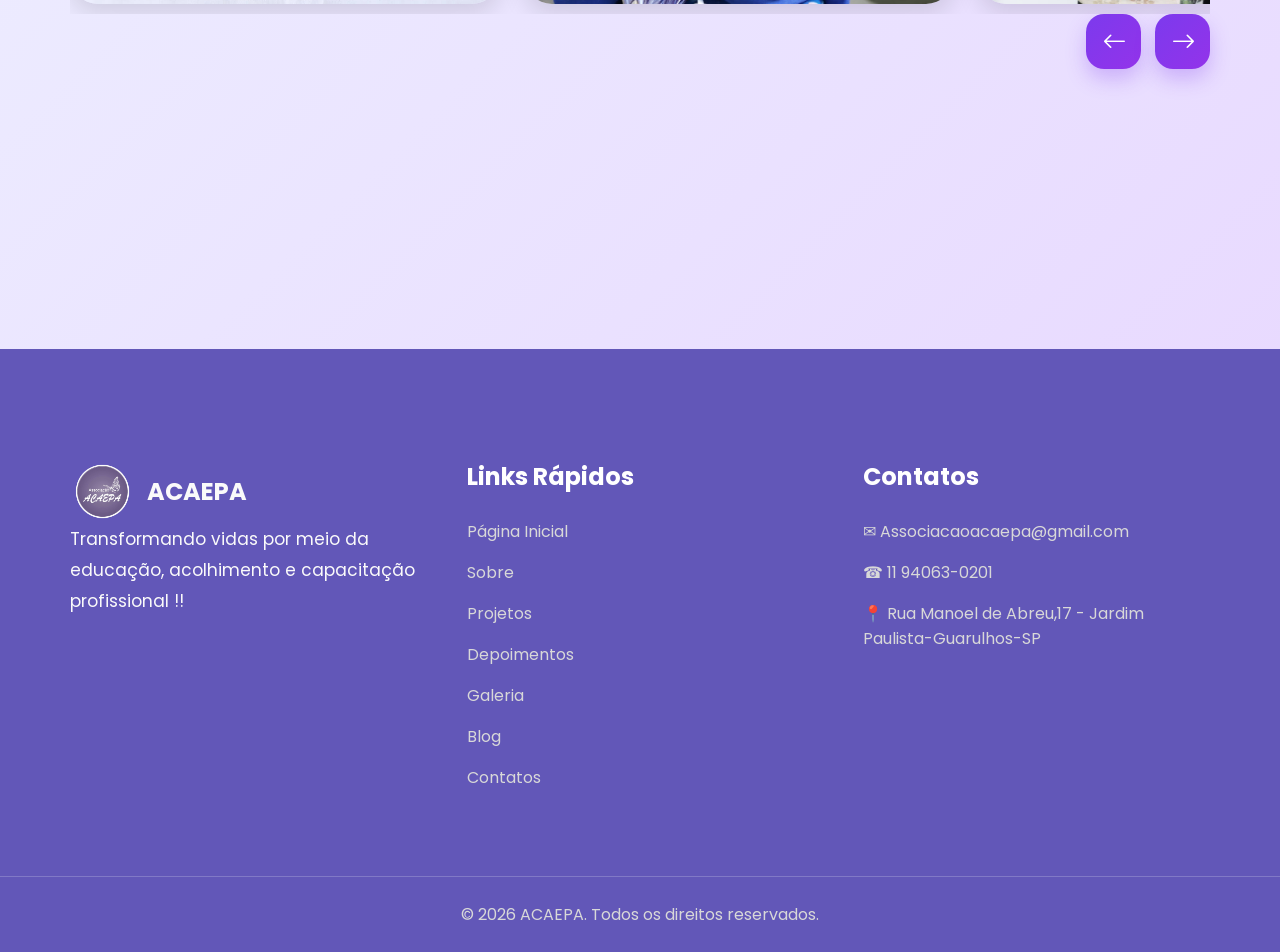
<file: paginaInicial-main/fotos.html>
<!DOCTYPE html>
<html lang="pt-br">
<head>
    <meta charset="UTF-8">
    <meta name="viewport" content="width=device-width, initial-scale=1.0">
    <title>Fotos</title>


    <link rel="stylesheet" href="css/fotos.css">
    <link rel="shortcut icon" href="favicon/favicon.png" type="image/x-icon">


    <link rel="stylesheet"
href="https://cdn.jsdelivr.net/npm/bootstrap-icons@1.13.1/font/bootstrap-icons.min.css">

</head>
<body>

<!-- ================================================
    NAVBAR
================================================ -->
<nav id="nav">

    <!-- LOGO -->
    <div class="logo">

        <img 
        src="images/Logo ACAEPA .png" 
        alt="Logo ACAEPA">

    </div>

    <!-- LINKS -->
    <ul class="nav-links">

        <li><a href="index.html">Página Inicial</a></li>
        <li><a href="sobre.html">Sobre </a></li>
        <li><a href="projeto.html">Projetos</a></li>
        <li><a href="depoimentos.html">Depoimentos</a></li>
        <li><a href="galeria.html">Galeria</a></li>
        <li><a href="blog.html">Blog</a></li>
        <li><a href="contatos.html">Contatos</a></li>
    </ul>

    <!-- BOTÃO -->
    <div class="menu-toggle" id="menu-toggle">
        ☰
    </div>

</nav>


    <main>
        <section class="home-principal">
            <div class="home-content">
            <h2
            >Galeria de Fotos 
            </h2>
            <p>
                Cada imagesm conta uma história de esperança, solidariedade e transformação.
            </p>
            </div>

<article class="album">

        <!-- =========================================
    ESCOLINHA DE FUTEBOL
    ========================================= -->
    <div class="album-box">

        <div class="album-info">

            <h3 class="tag-futebol">
                Escolinha de futebol
            </h3>

            <span>
                Aprendizado e valores para a vida.
            </span>

            <p>
                Muito além do futebol, desenvolvemos sonhos, disciplina e união.
            </p>

        </div>

        <!-- GALERIA -->
        <div class="scroll-galeria">

            <div class="foto-card">
                <img src="images/escolinhafutebol/futebol1.jpeg" alt="">
            </div>

            <div class="foto-card">
                <img src="images/escolinhafutebol/futebol2.jpeg" alt="">
            </div>

            <div class="foto-card">
                <img src="images/escolinhafutebol/futebol3.jpeg" alt="">
            </div>

            <div class="foto-card">
                <img src="images/escolinhafutebol/futebol4.jpeg" alt="">
            </div>

            <div class="foto-card">
                <img src="images/escolinhafutebol/futebol5.jpeg" alt="">
            </div>

            <div class="foto-card">
                <img src="images/escolinhafutebol/futebol6.jpeg" alt="">
            </div>

            <div class="foto-card">
                <img src="images/escolinhafutebol/futebol7.jpeg" alt="">
            </div>

            <div class="foto-card">
                <img src="images/escolinhafutebol/futebol8.jpeg" alt="">
            </div>

            <div class="foto-card">
                <img src="images/escolinhafutebol/futebol9.jpeg" alt="">
            </div>

                        <div class="foto-card">
                <img src="images/escolinhafutebol/futebol10.jpeg" alt="">
            </div>

                        <div class="foto-card">
                <img src="images/escolinhafutebol/futebol11.jpeg" alt="">
            </div>

                        <div class="foto-card">
                <img src="images/escolinhafutebol/futebol2.jpeg" alt="">
            </div>

        </div>

        <!-- CONTROLES -->
        <div class="slider-controls">

            <div class="buttons">
                <button class="prev">
                    <i class="bi bi-arrow-left"></i>
                </button>

                <button class="next">
                    <i class="bi bi-arrow-right"></i>
                </button>
            </div>

        </div>

    </div>

    <!-- =========================================
    NATAL SOLIDÁRIO
    ========================================= -->
    <div class="album-box">

        <div class="album-info">

            <h3 class="tag-natal">
                Natal Solidário
            </h3>

            <span>
                Compartilhando Amor e Esperança
            </span>

            <p>
                Um projeto que levou alegria, presentes
                e carinho para diversas famílias da comunidade.
            </p>

        </div>

        <!-- GALERIA -->
        <div class="scroll-galeria">

            <div class="foto-card">
                <img src="images/NATAL SOLIDARIO/foto1.jpg" alt="">
            </div>

            <div class="foto-card">
                <img src="images/NATAL SOLIDARIO/foto2.jpg" alt="">
            </div>

            <div class="foto-card">
                <img src="images/NATAL SOLIDARIO/foto3.jpeg" alt="">
            </div>

            <div class="foto-card">
                <img src="images/NATAL SOLIDARIO/foto4.jpeg" alt="">
            </div>

            <div class="foto-card">
                <img src="images/NATAL SOLIDARIO/foto5.jpeg" alt="">
            </div>

            <div class="foto-card">
                <img src="images/NATAL SOLIDARIO/foto6.jpeg" alt="">
            </div>

            <div class="foto-card">
                <img src="images/NATAL SOLIDARIO/foto7.jpeg" alt="">
            </div>

            <div class="foto-card">
                <img src="images/NATAL SOLIDARIO/foto8.jpeg" alt="">
            </div>

        </div>

        <!-- CONTROLES -->
        <div class="slider-controls">

            <div class="buttons">
                <button class="prev">
                    <i class="bi bi-arrow-left"></i>
                </button>

                <button class="next">
                    <i class="bi bi-arrow-right"></i>
                </button>
            </div>

        </div>

    </div>

    <!-- =========================================
    BELEZA SOLIDÁRIA
    ========================================= -->
    <div class="album-box">

        <div class="album-info">

            <h3 class="tag-beleza">
                Beleza Solidária
            </h3>

            <span>
                Autoestima Também Transforma
            </span>

            <p>
                O curso de cabeleireiro trouxe aprendizado,
                confiança e novas oportunidades.
            </p>

        </div>

        <!-- GALERIA -->
        <div class="scroll-galeria">

            <div class="foto-card">
                <img src="images/Beleza solidaria/foto.jpg" alt="">
            </div>

            <div class="foto-card">
                <img src="images/Beleza solidaria/foto2.jpg" alt="">
            </div>

            <div class="foto-card">
                <img src="images/Beleza solidaria/foto3.jpg" alt="">
            </div>

        </div>

        <!-- CONTROLES -->
        <div class="slider-controls">

            <div class="buttons">

                <button class="prev">
                    <i class="bi bi-arrow-left"></i>
                </button>

                <button class="next">
                    <i class="bi bi-arrow-right"></i>
                </button>

            </div>

        </div>

    </div>

    <!-- =========================================
    PÁSCOA SOLIDÁRIA
    ========================================= -->
    <div class="album-box">

        <div class="album-info">

            <h3 class="tag-pascoa">
                Páscoa Solidária
            </h3>

            <span>
                Momentos de União e Carinho
            </span>

            <p>
                Ações especiais que levaram felicidade,
                chocolates e acolhimento para as crianças.
            </p>

        </div>

        <!-- GALERIA -->
        <div class="scroll-galeria">

            <div class="foto-card">
                <img src="images/PASCOA SOLIDARIA/foto1.jpeg" alt="">
            </div>

            <div class="foto-card">
                <img src="images/PASCOA SOLIDARIA/foto2.jpeg" alt="">
            </div>

            <div class="foto-card">
                <img src="images/PASCOA SOLIDARIA/foto3.jpeg" alt="">
            </div>

            <div class="foto-card">
                <img src="images/PASCOA SOLIDARIA/foto4.jpeg" alt="">
            </div>

            <div class="foto-card">
                <img src="images/PASCOA SOLIDARIA/foto5.jpeg" alt="">
            </div>

            <div class="foto-card">
                <img src="images/PASCOA SOLIDARIA/foto6.jpeg" alt="">
            </div>

            <div class="foto-card">
                <img src="images/PASCOA SOLIDARIA/foto7.jpeg" alt="">
            </div>

        </div>

        <!-- CONTROLES -->
        <div class="slider-controls">

            <div class="buttons">

                <button class="prev">
                    <i class="bi bi-arrow-left"></i>
                </button>

                <button class="next">
                    <i class="bi bi-arrow-right"></i>
                </button>

            </div>

        </div>

    </div>

</article>

        </section>
    </main>

<!-- ================================================
fOOTER
================================================ -->
<footer>

    <div class="footer-container">

        <!-- LOGO -->
        <div class="footer-box">
            
            <div class="logo">
    <img src="images/Logo ACAEPA .png" alt="Logo ACAEPA">

    <h2>ACAEPA</h2>

</div>

            <p>
            Transformando vidas por meio da educação, acolhimento e capacitação profissional !!
            </p>

        </div>

        <!-- LINKS -->

        <div class="footer-box">

            <h3>Links Rápidos</h3>

        <a href="index.html">Página Inicial</a>
        <a href="sobre.html">Sobre </a>
        <a href="projeto.html">Projetos</a>
        <a href="depoimentos.html">Depoimentos</a>
        <a href="galeria.html">Galeria</a>
        <a href="blog.html">Blog</a>
        <a href="contatos.html">Contatos</a>

        </div>

        <!-- CONTATO -->

        <div class="footer-box">

            <h3>Contatos</h3>

            <a href="mailto:Associacaoacaepa@gmail.com" target="_blank">✉ Associacaoacaepa@gmail.com</a>
            <a href="https://wa.me/5511940630201" target="_blank">
            ☎ 11 94063-0201</a>
            <a href="https://www.google.com/maps/place/R.+Manoel+de+Abreu,+17+-+Jardim+Paulista,+Guarulhos+-+SP,+07083-160/@-23.4364194,-46.5524447,997m/data=!3m2!1e3!4b1!4m6!3m5!1s0x94cef4f9aaaf7fa1:0x2af0790f1dca6c85!8m2!3d-23.4364194!4d-46.5524447!16s%2Fg%2F11rp2b4vpb?hl=pt-BR&entry=ttu&g_ep=EgoyMDI2MDUyMC4wIKXMDSoASAFQAw%3D%3D" target="_blank">📍 Rua Manoel de Abreu,17 - Jardim Paulista-Guarulhos-SP</a>

        </div>

    </div>

    <!-- COPYRIGHT -->

    <div class="footer-bottom">

        <p>
            © 2026 ACAEPA. Todos os direitos reservados.
        </p>

    </div>

</footer>

<script src="js/galeria.js"></script>

</body>
</html>
</file>
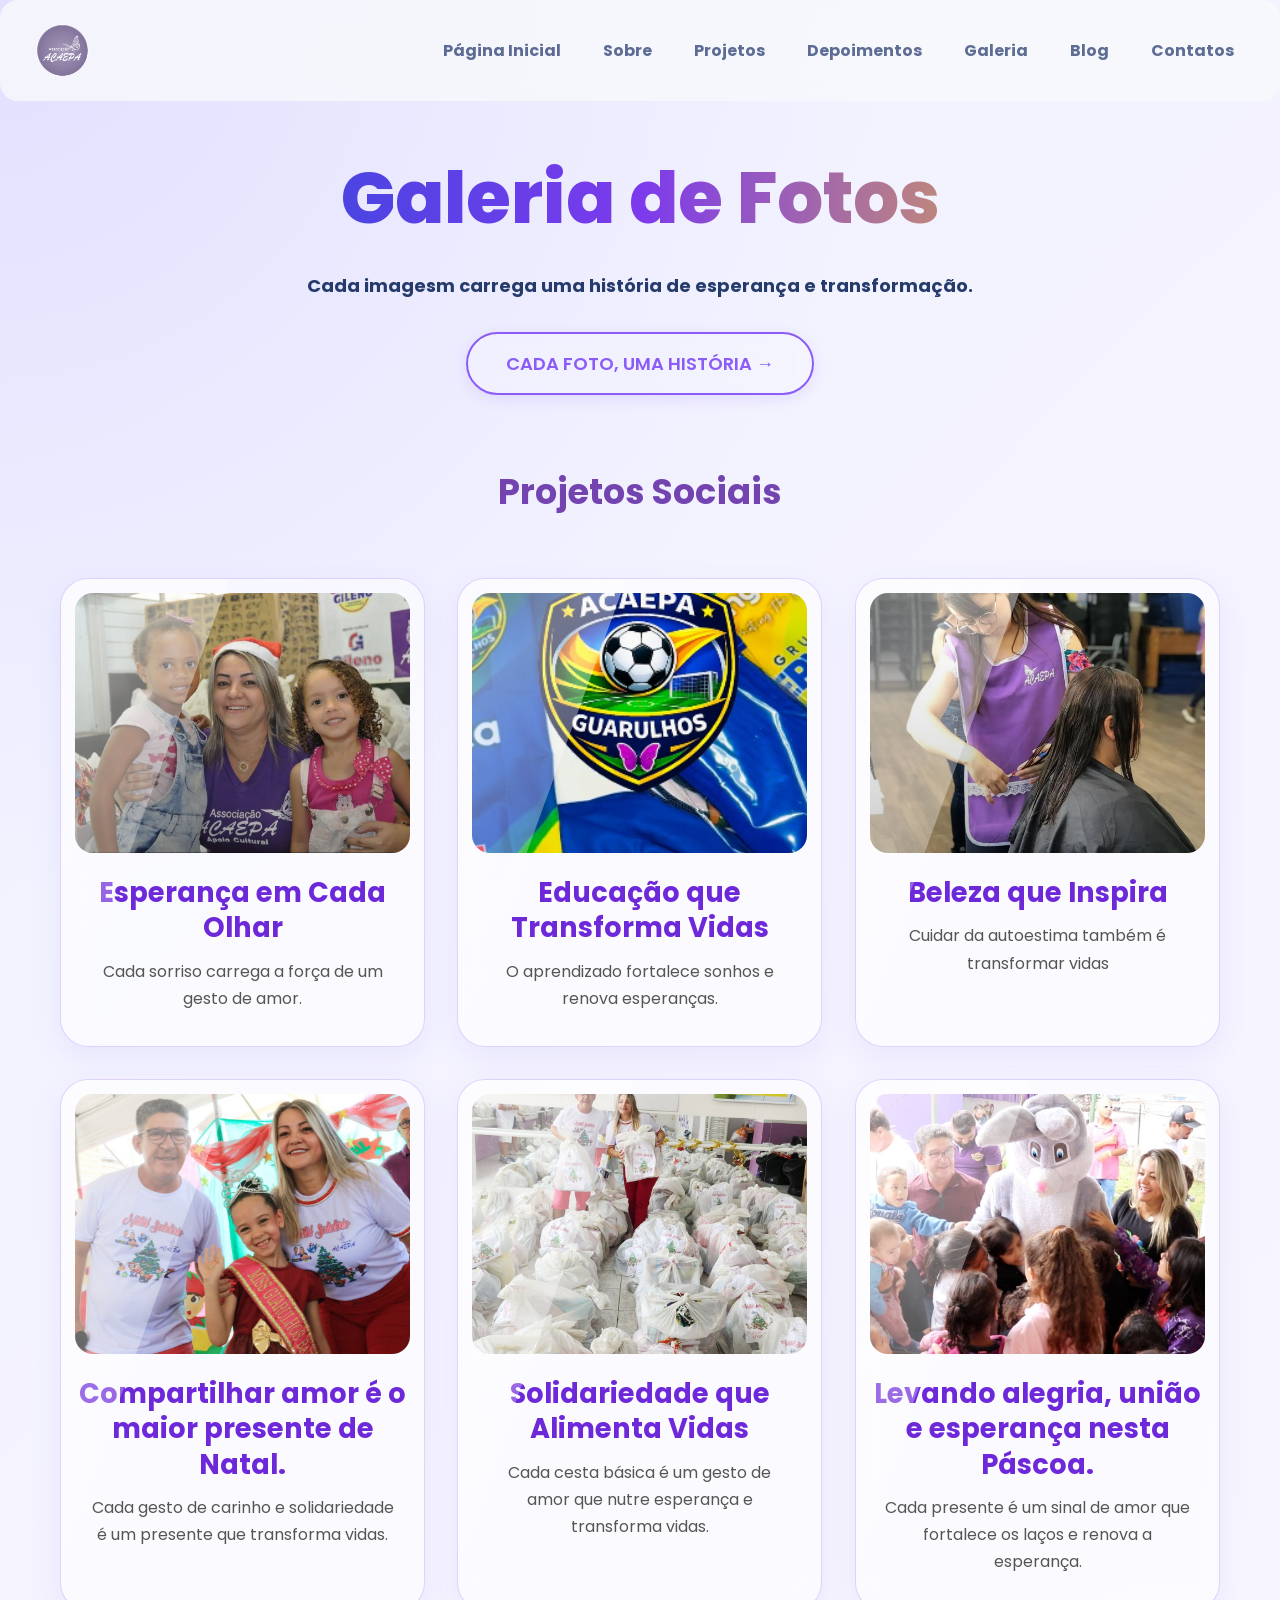
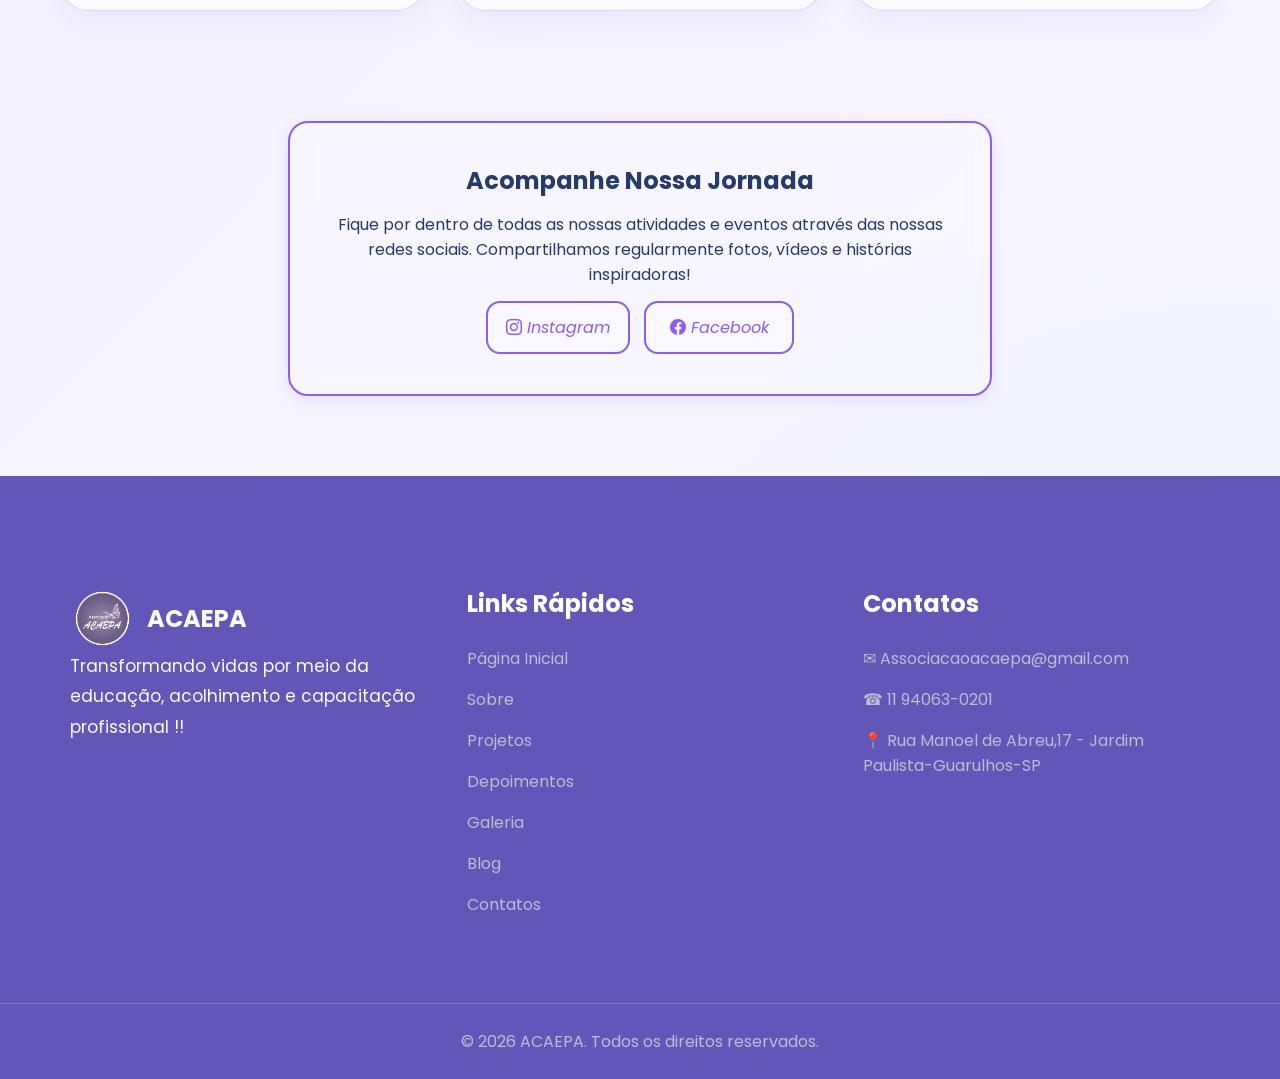
<file: paginaInicial-main/galeria.html>
<!DOCTYPE html>
<html lang="pt-br">
<head>
    <meta charset="UTF-8">
    <meta name="viewport" content="width=device-width, initial-scale=1.0">
    <title>Galeria</title>

    <link rel="stylesheet" href="css/galeria.css">
    <link rel="shortcut icon" href="favicon/favicon.png" type="image/x-icon">

    <link rel="stylesheet" href="https://cdn.jsdelivr.net/npm/bootstrap-icons@1.13.1/font/bootstrap-icons.min.css">
</head>
<body>


<!-- ================================================
    NAVBAR
================================================ -->
<nav id="nav">

    <!-- LOGO -->
    <div class="logo">

        <img 
        src="images/Logo ACAEPA .png" 
        alt="Logo ACAEPA">

    </div>

    <!-- LINKS -->
    <ul class="nav-links">

        <li><a href="index.html">Página Inicial</a></li>
        <li><a href="sobre.html">Sobre </a></li>
        <li><a href="projeto.html">Projetos</a></li>
        <li><a href="depoimentos.html">Depoimentos</a></li>
        <li><a href="galeria.html">Galeria</a></li>
        <li><a href="blog.html">Blog</a></li>
        <li><a href="contatos.html">Contatos</a></li>
    </ul>

    <!-- BOTÃO -->
    <div class="menu-toggle" id="menu-toggle">
        ☰
    </div>

</nav>

    <main>
        <section>
            <h2 class="hidden">Galeria de Fotos</h2>
            <p class="hidden">Cada imagesm carrega uma história de esperança e transformação.</p>

            <h3><a href="fotos.html">CADA FOTO, UMA HISTÓRIA →</a></h3>
        </section>

        <article>
        <h2 class="titulo-projetos">Projetos Sociais</h2>

        <div class="galeria">

        <div class="card hidden" >
        <img src="images/NATAL SOLIDARIO/foto1.jpg"
        alt="Crianças solidárias">

        <h3>Esperança em Cada Olhar</h3>

        <p>
            Cada sorriso carrega a força de um gesto de amor.
        </p>

        </div>

        <div class="card hidden">

        <img src="images/esolinha de futebol.png"
        alt="Reforço escolar">

        <h3>Educação que Transforma Vidas</h3>

        <p>
            O aprendizado fortalece sonhos e renova esperanças.
        </p>

        </div>
        <div class="card hidden">
            <img src="images/Beleza solidaria/foto.jpg" alt="Beleza solidária">
            <h3>Beleza que Inspira</h3>
            <p>
                Cuidar da autoestima também é transformar vidas
            </p>
        </div>

        <div class="card hidden">
            <img src="images/NATAL SOLIDARIO/foto6.jpeg" alt="natal solidário">

            <h3>Compartilhar amor é o maior presente de Natal.</h3>

            <p>
                Cada gesto de carinho e solidariedade é um presente que transforma vidas.
            </p>
        </div>

        <div class="card hidden">
            <img src="images/CestaBasica/foto4.jpeg" alt="">
            
            <h3>Solidariedade que Alimenta Vidas</h3>
            
            <p>
                Cada cesta básica é um gesto de amor que nutre esperança e transforma vidas.
            </p>
        </div>

        <div class="card hidden">
            <img src="images/PASCOA SOLIDARIA/foto5.jpeg" alt="Pascoa solidária">

            <h3>Levando alegria, união e esperança nesta Páscoa.</h3>
            <p>
                Cada presente é um sinal de amor que fortalece os laços e renova a esperança.
            </p>
        </div>
        </div>
        </article>
    </main>

    <aside class="redes-sociais">

    <h2>Acompanhe Nossa Jornada</h2>

    <p>
        Fique por dentro de todas as nossas atividades e eventos através das nossas redes sociais.
        Compartilhamos regularmente fotos, vídeos e histórias inspiradoras!
    </p>

    <a href="https://www.instagram.com/acaepa?igsh=MWR2MThpaDY1dXBybA%3D%3D" target="_blank">
        <i class="bi bi-instagram" > Instagram </i>
    </a>

    <a href="https://www.facebook.com/share/1E5nfm4S6x/" target="_blank">
        <i class="bi bi-facebook"> Facebook </i>
    </a>


    </aside>


<!-- ================================================
fOOTER
================================================ -->
<footer>

    <div class="footer-container">

        <!-- LOGO -->
        <div class="footer-box">
            
            <div class="logo">
    <img src="images/Logo ACAEPA .png" alt="Logo ACAEPA">

    <h2>ACAEPA</h2>

</div>

            <p>
            Transformando vidas por meio da educação, acolhimento e capacitação profissional !!
            </p>

        </div>

        <!-- LINKS -->

        <div class="footer-box">

            <h3>Links Rápidos</h3>

        <a href="index.html">Página Inicial</a>
        <a href="sobre.html">Sobre </a>
        <a href="projeto.html">Projetos</a>
        <a href="depoimentos.html">Depoimentos</a>
        <a href="galeria.html">Galeria</a>
        <a href="blog.html">Blog</a>
        <a href="contatos.html">Contatos</a>

        </div>

        <!-- CONTATO -->

        <div class="footer-box">

            <h3>Contatos</h3>

            <a href="mailto:Associacaoacaepa@gmail.com" target="_blank">✉ Associacaoacaepa@gmail.com</a>
            <a href="https://wa.me/5511940630201" target="_blank">
            ☎ 11 94063-0201</a>
            <a href="https://www.google.com/maps/place/R.+Manoel+de+Abreu,+17+-+Jardim+Paulista,+Guarulhos+-+SP,+07083-160/@-23.4364194,-46.5524447,997m/data=!3m2!1e3!4b1!4m6!3m5!1s0x94cef4f9aaaf7fa1:0x2af0790f1dca6c85!8m2!3d-23.4364194!4d-46.5524447!16s%2Fg%2F11rp2b4vpb?hl=pt-BR&entry=ttu&g_ep=EgoyMDI2MDUyMC4wIKXMDSoASAFQAw%3D%3D" target="_blank">📍 Rua Manoel de Abreu,17 - Jardim Paulista-Guarulhos-SP</a>

        </div>

    </div>

    <!-- COPYRIGHT -->

    <div class="footer-bottom">

        <p>
            © 2026 ACAEPA. Todos os direitos reservados.
        </p>

    </div>

</footer>

<script src="js/galeria.js"></script>

</body>
</html>
</file>
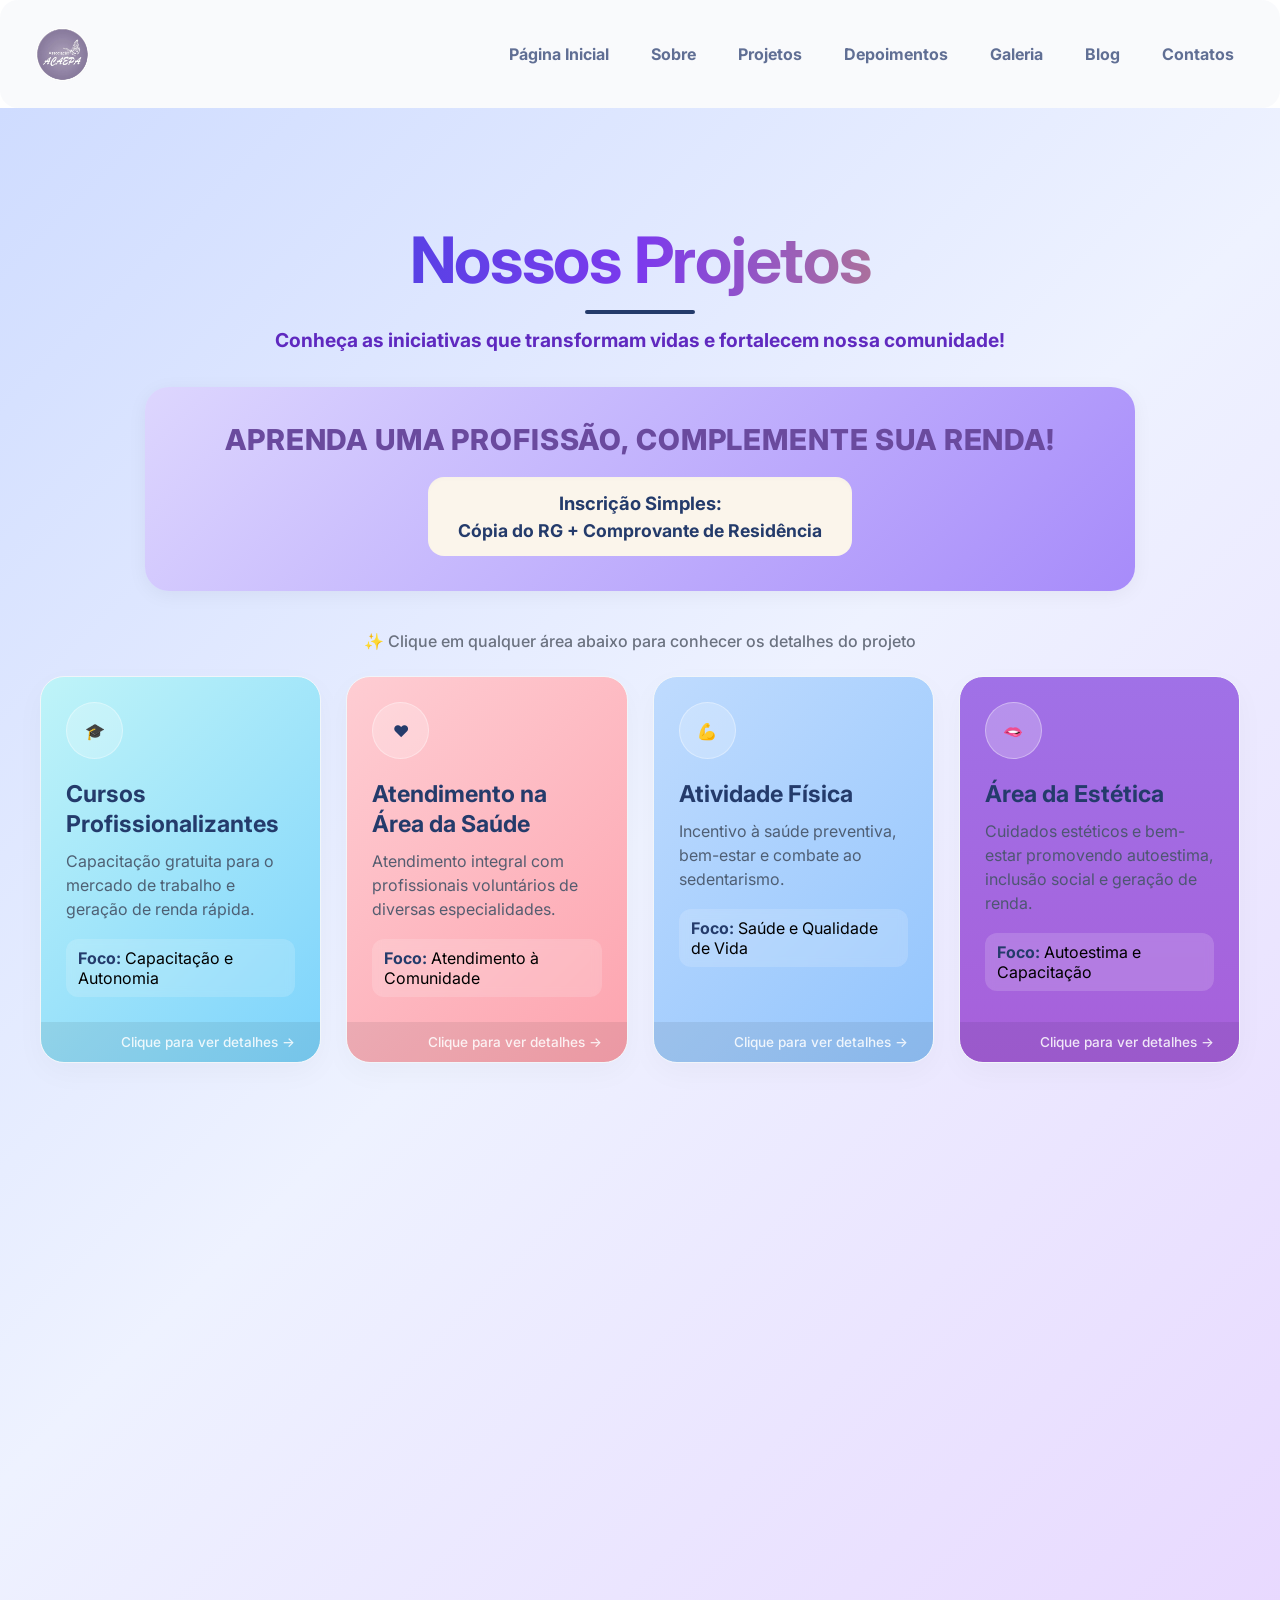
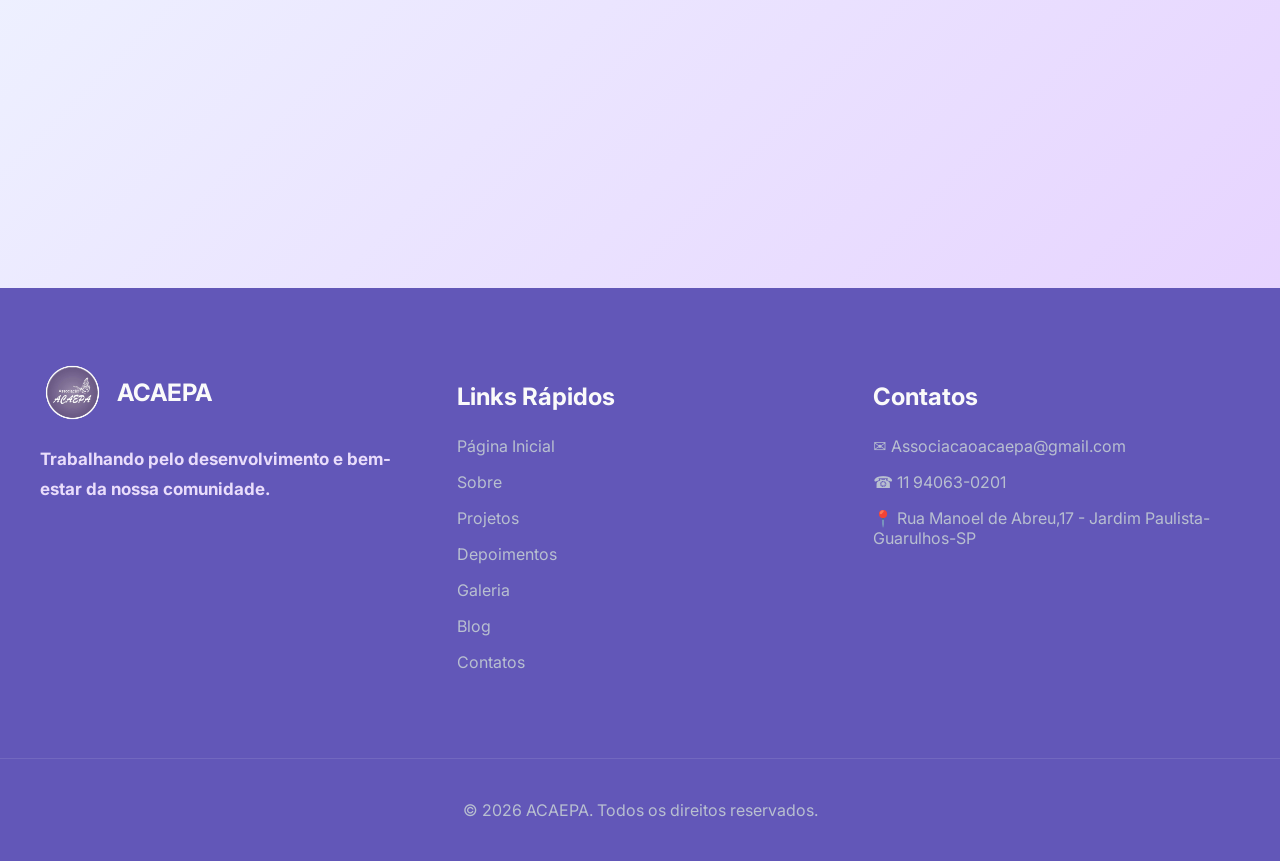
<file: paginaInicial-main/projeto.html>
<!DOCTYPE html>
<html lang="pt-BR">
<head>
  <meta charset="UTF-8">
  <meta name="viewport" content="width=device-width, initial-scale=1.0">
  <title> Nossos Projetos</title> 

  <link rel="preconnect" href="https://fonts.googleapis.com">
  <link rel="preconnect" href="https://fonts.gstatic.com" crossorigin>
  <link href="https://fonts.googleapis.com/css2?family=Inter:wght@400;500;600;700;800&display=swap" rel="stylesheet">
  
    <link rel="shortcut icon" href="favicon/favicon.png" type="image/x-icon">

  <link rel="stylesheet" href="css/projeto.css">
</head>
<body>
  

  <!-- ================================================
      NAVBAR
  ================================================ -->
  <nav id="nav">

    <!-- LOGO -->
    <div class="logo">

        <img 
        src="images/Logo ACAEPA .png" 
        alt="Logo ACAEPA">

    </div>

    <!-- LINKS -->
    <ul class="nav-links">
        <li><a href="index.html">Página Inicial</a></li>
        <li><a href="sobre.html">Sobre </a></li>
        <li><a href="projeto.html">Projetos</a></li>
        <li><a href="depoimentos.html">Depoimentos</a></li>
        <li><a href="galeria.html">Galeria</a></li>
        <li><a href="blog.html">Blog</a></li>
        <li><a href="contatos.html">Contatos</a></li>
    </ul>

    <!-- BOTÃO -->
    <div class="menu-toggle" id="menu-toggle">
        ☰
    </div>

</nav>


  <!-- ========== SEÇÃO COMPLETA DOS PROJETOS ========== -->
  <section class="projetos-section">
    
    <div class="projetos-header">
      <h2 class="projetos-titulo">Nossos Projetos</h2>
      <p class="projetos-subtitulo">Conheça as iniciativas que transformam vidas e fortalecem nossa comunidade!</p>
    </div>

    <!-- BANNER DE INSCRIÇÃO (Idêntico ao Figma) -->
    <div class="inscricao-banner-figma">
      <h3>APRENDA UMA PROFISSÃO, COMPLEMENTE SUA RENDA!</h3>
      <div class="inscricao-card-interno">
        <h4>Inscrição Simples:</h4>
        <p>Cópia do RG + Comprovante de Residência</p>
      </div>
    </div>

    <p class="interacao-aviso">✨ Clique em qualquer área abaixo para conhecer os detalhes do projeto</p>

    <!-- Grid de Cards -->
    <div class="projetos-grid">

      <!-- CARD 1: Cursos Profissionalizantes -->
      <div class="projeto-card card-cursos" onclick="abrirPopup('popup-cursos')">
        <div class="card-icon-wrapper">
          <span class="card-main-icon">🎓</span>
        </div>
        <div class="card-conteudo">
          <h3>Cursos Profissionalizantes</h3>
          <p>Capacitação gratuita para o mercado de trabalho e geração de renda rápida.</p>
          <div class="card-impacto-tag">
            <strong>Foco:</strong> Capacitação e Autonomia
          </div>
        </div>
        <div class="card-action-bar">Clique para ver detalhes →</div>
      </div>

      <!-- CARD 2: Área da Saúde -->
      <div class="projeto-card card-saude" onclick="abrirPopup('popup-saude')">
        <div class="card-icon-wrapper">
          <span class="card-main-icon">❤️</span>
        </div>
        <div class="card-conteudo">
          <h3>Atendimento na Área da Saúde</h3>
          <p>Atendimento integral com profissionais voluntários de diversas especialidades.</p>
          <div class="card-impacto-tag">
            <strong>Foco:</strong> Atendimento à Comunidade
          </div>
        </div>
        <div class="card-action-bar">Clique para ver detalhes →</div>
      </div>

      <!-- CARD 3: Atividade Física -->
      <div class="projeto-card card-fisica" onclick="abrirPopup('popup-fisica')">
        <div class="card-icon-wrapper">
          <span class="card-main-icon">💪</span>
        </div>
        <div class="card-conteudo">
          <h3>Atividade Física</h3>
          <p>Incentivo à saúde preventiva, bem-estar e combate ao sedentarismo.</p>
          <div class="card-impacto-tag">
            <strong>Foco:</strong> Saúde e Qualidade de Vida
          </div>
        </div>
        <div class="card-action-bar">Clique para ver detalhes →</div>
      </div>

      <!-- CARD 4: Área da Estética -->
<div class="projeto-card card-estetica" onclick="abrirPopup('popup-estetica')">
  
  <div class="card-icon-wrapper">
    <span class="card-main-icon">🫦</span>
  </div>

  <div class="card-conteudo">
    <h3>Área da Estética</h3>

    <p>
      Cuidados estéticos e bem-estar promovendo autoestima,
      inclusão social e geração de renda.
    </p>

    <div class="card-impacto-tag">
      <strong>Foco:</strong> Autoestima e Capacitação
    </div>
  </div>

  <div class="card-action-bar">
    Clique para ver detalhes →
  </div>

</div>

      <!-- CARD 5: Ballet -->
      <div class="projeto-card card-ballet" onclick="abrirPopup('popup-ballet')">
        <div class="card-icon-wrapper">
          <span class="card-main-icon">🩰</span>
        </div>
        <div class="card-conteudo">
          <h3>Ballet</h3>
          <p>Dança e expressão artística promovendo disciplina e cultura para crianças e jovens.</p>
          <div class="card-impacto-tag">
            <strong>Foco:</strong> Cultura e Inclusão Social
          </div>
        </div>
        <div class="card-action-bar">Clique para ver detalhes →</div>
      </div>

      <!-- CARD 6: Escolinha de Futebol -->
      <div class="projeto-card card-futebol" onclick="abrirPopup('popup-futebol')">
        <div class="card-icon-wrapper">
          <span class="card-main-icon">⚽</span>
        </div>
        <div class="card-conteudo">
          <h3>Escolinha de Futebol</h3>
          <p>Prática esportiva guiada, trabalho em equipe e cidadania através do esporte.</p>
          <div class="card-impacto-tag">
            <strong>Foco:</strong> Esporte e Cidadania
          </div>
        </div>
        <div class="card-action-bar">Clique para ver detalhes →</div>
      </div>

      <!-- CARD 7: Feira Solidária -->
      <div class="projeto-card card-feira" onclick="abrirPopup('popup-feira')">
        <div class="card-icon-wrapper">
          <span class="card-main-icon">🛍️</span>
        </div>
        <div class="card-conteudo">
          <h3>Feira Solidária</h3>
          <p>Espaço para fomento da economia local, artesanato e apoio mútuo entre moradores.</p>
          <div class="card-impacto-tag">
            <strong>Foco:</strong> Economia Local e União
          </div>
        </div>
        <div class="card-action-bar">Clique para ver detalhes →</div>
      </div>

      <!-- CARD 8: Páscoa Solidária -->
      <div class="projeto-card card-pascoa" onclick="abrirPopup('popup-pascoa')">
        <div class="card-icon-wrapper">
          <span class="card-main-icon">🐰</span>
        </div>
        <div class="card-conteudo">
          <h3>Páscoa Solidária</h3>
          <p>Ações especiais para levar alegria e acolhimento às famílias na época da Páscoa.</p>
          <div class="card-impacto-tag">
            <strong>Foco:</strong> Ação Social e Alegria
          </div>
        </div>
        <div class="card-action-bar">Clique para ver detalhes →</div>
      </div>

      <!-- CARD 9: Natal Solidário -->
      <div class="projeto-card card-natal" onclick="abrirPopup('popup-natal')">
        <div class="card-icon-wrapper">
          <span class="card-main-icon">🎄</span>
        </div>
        <div class="card-conteudo">
          <h3>Natal Solidário</h3>
          <p>Arrecadações de brinquedos, alimentos e celebração de fim de ano para a comunidade.</p>
          <div class="card-impacto-tag">
            <strong>Foco:</strong> Solidariedade e Esperança
          </div>
        </div>
        <div class="card-action-bar">Clique para ver detalhes →</div>
      </div>

    </div>
  </section>

  <!-- ========== POP-UPS (MODAIS DE DETALHE) ========== -->

  <!-- Pop-up Cursos -->
  <div id="popup-cursos" class="popup-overlay" onclick="fecharPopup('popup-cursos')">
    <div class="popup-content" onclick="event.stopPropagation()">
      <button class="popup-fechar" onclick="fecharPopup('popup-cursos')">×</button>
      <div class="popup-header bg-cursos">
        <span class="popup-icon">🎓</span>
        <h2>Cursos Profissionalizantes</h2>
      </div>
      <div class="popup-body">
        <p class="popup-sub">Capacitações gratuitas focadas no mercado de trabalho e empreendedorismo:</p>
        <ul class="popup-lista-itens">
          <li>🤟🏽 Libras <span 
          class="badge-status">Inscrições Abertas</span></li>
          <li>🧓🏽 Cuidador <span class="badge-status">Inscrições Abertas</span></li>
          <li>🧼 Artesanato(sabonete, vela e sachês) <span class="badge-status">Inscrições Abertas</span></li>
          <li> 💈Trancista <span class="badge-status">Inscrições Abertas</span></li>
          <li>👨🏽‍💼 Formação portaria e Segurança <span class="badge-status">Inscrições Abertas</span></li>
        </ul>
        <div class="popup-footer-impacto impact-cursos">
          <strong>Impacto Real:</strong>
          <p>Mais de 485 alunos formados, abrindo portas para novos empregos e autonomia financeira.</p>
        </div>
      </div>
    </div>
  </div>

  <!-- Pop-up Saúde -->
  <div id="popup-saude" class="popup-overlay" onclick="fecharPopup('popup-saude')">
    <div class="popup-content" onclick="event.stopPropagation()">
      <button class="popup-fechar" onclick="fecharPopup('popup-saude')">×</button>
      <div class="popup-header bg-saude">
        <span class="popup-icon">❤️</span>
        <h2>Área da Saúde</h2>
      </div>
      <div class="popup-body">
        <p class="popup-sub">Atendimento completo com profissionais voluntários qualificados para cuidar de você:</p>
        <ul class="popup-lista-itens">
          <li>🩺 Nutricionista / Clínico Geral
            <span class="badge-status">Inscrições Abertas</span>
          </li>
          <li>🗣️ Fonoaudiólogo / Psicóloga
            <span class="badge-status">Inscrições Abertas</span>
          </li>
          <li>💪 Fisioterapeuta / Massoterapeuta
            <span class="badge-status">Inscrições Abertas</span>
          </li>
          <li>📍 Acupuntura e Auriculoterapia
            <span class="badge-status">Inscrições Abertas</span>
          </li>
        </ul>
        <div class="popup-footer-impacto impact-saude">
          <strong>Impacto Real:</strong>
          <p>Atendimento integral e humanizado, garantindo acesso à saúde básica de qualidade.</p>
        </div>
      </div>
    </div>
  </div>

  <!-- Pop-up Atividade Física -->
  <div id="popup-fisica" class="popup-overlay" onclick="fecharPopup('popup-fisica')">
    <div class="popup-content" onclick="event.stopPropagation()">
      <button class="popup-fechar" onclick="fecharPopup('popup-fisica')">×</button>
      <div class="popup-header bg-fisica">
        <span class="popup-icon">💪</span>
        <h2>Atividade Física</h2>
      </div>
      <div class="popup-body">
        <p class="popup-sub">Iniciativas esportivas gratuitas promovidas para combater o sedentarismo e integrar moradores:</p>
        <ul class="popup-lista-itens">
          <li>🏃 Alongamento 
            <span class="badge-status">Inscrições Abertas</span>
          </li>
          <li>🧘pilates
            <span class="badge-status">Inscrições Abertas</span>
          </li>
          <li>💃🏽 zumba
            <span class="badge-status">Inscrições Abertas</span>
          </li>
          <li>🩰ballet infantil 
            <span class="badge-status">Inscrições Abertas</span>
          </li>
          <li> 🪩dança de salão 
            <span class="badge-status">Inscrições Abertas</span>
          </li>
          <li>⚽ escolinha de futebol
            <span class="badge-status">Inscrições Abertas</span>
          </li>
        </ul>
        <div class="popup-footer-impacto impact-fisica">
          <strong>Impacto Real:</strong>
          <p>Promoção da saúde preventiva, vitalidade e melhora do convívio social comunitário.</p>
        </div>
      </div>
    </div>
  </div>

    <!-- Pop-up area da estetica -->
  <div id="popup-estetica" class="popup-overlay" onclick="fecharPopup('popup-esetica')">
    <div class="popup-content" onclick="event.stopPropagation()">
      <button class="popup-fechar" onclick="fecharPopup('popup-estetica')">×</button>
      <div class="popup-header bg-estetica">
        <span class="popup-icon">🫦</span>
        <h2>Área da Estetica </h2>
      </div>
      <div class="popup-body">
        <p class="popup-sub">Tratamentos faciais e corporais focadas na autoestima e saúde da pele:</p>
        <ul class="popup-lista-itens">
          <li>💎 Designer de Sobrancelhas
            <span class="badge-status">Inscrições Abertas</span>
          </li>
          <li> 👄 Hidra gloss
            <span class="badge-status">Inscrições Abertas</span>
          </li>
          <li>💃🏽 Alongamento Cílios
            <span class="badge-status">Inscrições Abertas</span>
          </li>
          <li>🩰 Manicure e Pedicure 
            <span class="badge-status">Inscrições Abertas</span>
          </li>
          <li> 💅🏽 Alongamento de Unhas  
            <span class="badge-status">Inscrições Abertas</span>
          </li>
          <li>👣 Reflexologia podal 
            <span class="badge-status">Inscrições Abertas</span>
          </li>
          <li>🪒 depilação 
            <span class="badge-status">Inscrições Abertas</span>
          </li>
          <li>💎 Estética corporal / facial Automaquiagem
            <span class="badge-status">Inscrições Abertas</span>
          </li>
        </ul>
        <div class="popup-footer-impacto impact-futebol">
          <strong>Impacto Real:</strong>
          <p>Cuidar de si não é vaidade, é um ato de respeito com o único lugar onde você vai morar para sempre: O SEU CORPO.</p>
        </div>
      </div>
    </div>
  </div>

  <!-- Pop-up Ballet -->
  <div id="popup-ballet" class="popup-overlay" onclick="fecharPopup('popup-ballet')">
    <div class="popup-content" onclick="event.stopPropagation()">
      <button class="popup-fechar" onclick="fecharPopup('popup-ballet')">×</button>
      <div class="popup-header bg-ballet">
        <span class="popup-icon">🩰</span>
        <h2>Ballet Comunitário</h2>
      </div>
      <div class="popup-body">
        <p class="popup-sub">Aulas práticas de dança clássica voltadas para o público infantil e infanto-juvenil:</p>
        <ul class="popup-lista-itens">
          <li>✨ Desenvolvimento da postura, flexibilidade e ritmo</li>
          <li>Estímulo à disciplina, foco e sensibilidade artística</li>
          <li>Apresentações culturais internas e eventos da associação</li>
        </ul>
        <div class="popup-footer-impacto impact-ballet">
          <strong>Impacto Real:</strong>
          <p>Acesso à cultura clássica de forma democrática, elevando a autoconfiança de jovens talentos.</p>
        </div>
      </div>
    </div>
  </div>

  <!-- Pop-up Escolinha de Futebol -->
  <div id="popup-futebol" class="popup-overlay" onclick="fecharPopup('popup-futebol')">
    <div class="popup-content" onclick="event.stopPropagation()">
      <button class="popup-fechar" onclick="fecharPopup('popup-futebol')">×</button>
      <div class="popup-header bg-futebol">
        <span class="popup-icon">⚽</span>
        <h2>Escolinha de Futebol</h2>
      </div>
      <div class="popup-body">
        <p class="popup-sub">Treinos gerais de futebol para crianças e adolescentes no contraturno escolar:</p>
        <ul class="popup-lista-itens">
          <li>🏃 Prática esportiva regular e desenvolvimento motor</li>
          <li>🤝 Ensino de valores fundamentais como respeito e espírito de equipe</li>
          <li>Integração comunitária e lazer seguro</li>
        </ul>
        <div class="popup-footer-impacto impact-futebol">
          <strong>Impacto Real:</strong>
          <p>Afasta os jovens de situações de risco através do esporte, focando no desenvolvimento cidadão.</p>
        </div>
      </div>
    </div>
  </div>


  <!-- Pop-up Feira Solidária -->
  <div id="popup-feira" class="popup-overlay" onclick="fecharPopup('popup-feira')">
    <div class="popup-content" onclick="event.stopPropagation()">
      <button class="popup-fechar" onclick="fecharPopup('popup-feira')">×</button>
      <div class="popup-header bg-feira">
        <span class="popup-icon">🛍️</span>
        <h2>Feira Solidária</h2>
      </div>
      <div class="popup-body">
        <p class="popup-sub">Eventos periódicos organizados para exposição, troca e venda de produtos locais:</p>
        <ul class="popup-lista-itens">
          <li>🧶 Espaço para artesãos e produtores da comunidade</li>
          <li>🥗 Venda de alimentos caseiros e produtos sustentáveis</li>
          <li>♻️ Estímulo ao consumo consciente e economia circular</li>
        </ul>
        <div class="popup-footer-impacto impact-feira">
          <strong>Impacto Real:</strong>
          <p>Fortalecimento da renda familiar local e comércio dentro do bairro.</p>
        </div>
      </div>
    </div>
  </div>

  <!-- Pop-up Páscoa Solidária -->
  <div id="popup-pascoa" class="popup-overlay" onclick="fecharPopup('popup-pascoa')">
    <div class="popup-content" onclick="event.stopPropagation()">
      <button class="popup-fechar" onclick="fecharPopup('popup-pascoa')">×</button>
      <div class="popup-header bg-pascoa">
        <span class="popup-icon">🐰</span>
        <h2>Páscoa Solidária</h2>
      </div>
      <div class="popup-body">
        <p class="popup-sub">Campanha anual voltada para trazer doçura e afeto na época pascoal:</p>
        <ul class="popup-lista-itens">
          <li>🍫 Arrecadação e distribuição de chocolates e ovos de Páscoa</li>
          <li>🎨 Recreação infantil, gincanas e pintura facial</li>
          <li>🍞 Apoio complementar com cestas básicas para famílias vulneráveis</li>
        </ul>
        <div class="popup-footer-impacto impact-pascoa">
          <strong>Impacto Real:</strong>
          <p>Garantia de momentos felizes para centenas de crianças carentes do nosso território.</p>
        </div>
      </div>
    </div>
  </div>

  <!-- Pop-up Natal Solidário -->
  <div id="popup-natal" class="popup-overlay" onclick="fecharPopup('popup-natal')">
    <div class="popup-content" onclick="event.stopPropagation()">
      <button class="popup-fechar" onclick="fecharPopup('popup-natal')">×</button>
      <div class="popup-header bg-natal">
        <span class="popup-icon">🎄</span>
        <h2>Natal Solidário</h2>
      </div>
      <div class="popup-body">
        <p class="popup-sub">Nossa maior mobilização de fim de ano para acolher a comunidade:</p>
        <ul class="popup-lista-itens">
          <li>🎁 Arrecadação de brinquedos novos e usados em bom estado</li>
          <li>🧺 Montagem e entrega de ceias e cestas natalinas especiais</li>
          <li>🎅 Festa comunitária com a presença simbólica do Papai Noel</li>
        </ul>
        <div class="popup-footer-impacto impact-natal">
          <strong>Impacto Real:</strong>
          <p>Encerramento do ano renovando os laços de esperança, solidariedade e dignidade comunitária.</p>
        </div>
      </div>
    </div>
  </div>



  <footer>

    <div class="footer-container">

        <!-- LOGO -->
        <div class="footer-box">
            
            <div class="logo">
    <img src="images/Logo ACAEPA .png" alt="Logo ACAEPA">

    <h2>ACAEPA</h2>

</div>

            <p>
                Trabalhando pelo desenvolvimento
                e bem-estar da nossa comunidade.
            </p>

        </div>

        <!-- LINKS -->

        <div class="footer-box">

            <h3>Links Rápidos</h3>

        <a href="index.html">Página Inicial</a>
        <a href="sobre.html">Sobre </a>
        <a href="projeto.html">Projetos</a>
        <a href="depoimentos.html">Depoimentos</a>
        <a href="galeria.html">Galeria</a>
        <a href="blog.html">Blog</a>
        <a href="contatos.html">Contatos</a>

        </div>

        <!-- CONTATO -->

        <div class="footer-box">

            <h3>Contatos</h3>

            <a href="mailto:Associacaoacaepa@gmail.com" target="_blank">✉ Associacaoacaepa@gmail.com</a>
            <a href="https://wa.me/5511940630201" target="_blank">
              ☎ 11 94063-0201</a>
            <a href="https://www.google.com/maps/place/R.+Manoel+de+Abreu,+17+-+Jardim+Paulista,+Guarulhos+-+SP,+07083-160/@-23.4364194,-46.5524447,997m/data=!3m2!1e3!4b1!4m6!3m5!1s0x94cef4f9aaaf7fa1:0x2af0790f1dca6c85!8m2!3d-23.4364194!4d-46.5524447!16s%2Fg%2F11rp2b4vpb?hl=pt-BR&entry=ttu&g_ep=EgoyMDI2MDUyMC4wIKXMDSoASAFQAw%3D%3D" target="_blank">📍 Rua Manoel de Abreu,17 - Jardim Paulista-Guarulhos-SP</a>

        </div>

    </div>

    <!-- COPYRIGHT -->

    <div class="footer-bottom">

        <p>
            © 2026 ACAEPA. Todos os direitos reservados.
        </p>

    </div>

</footer>

<script src="js/projeto.js"></script>
</body>
</html>
</file>
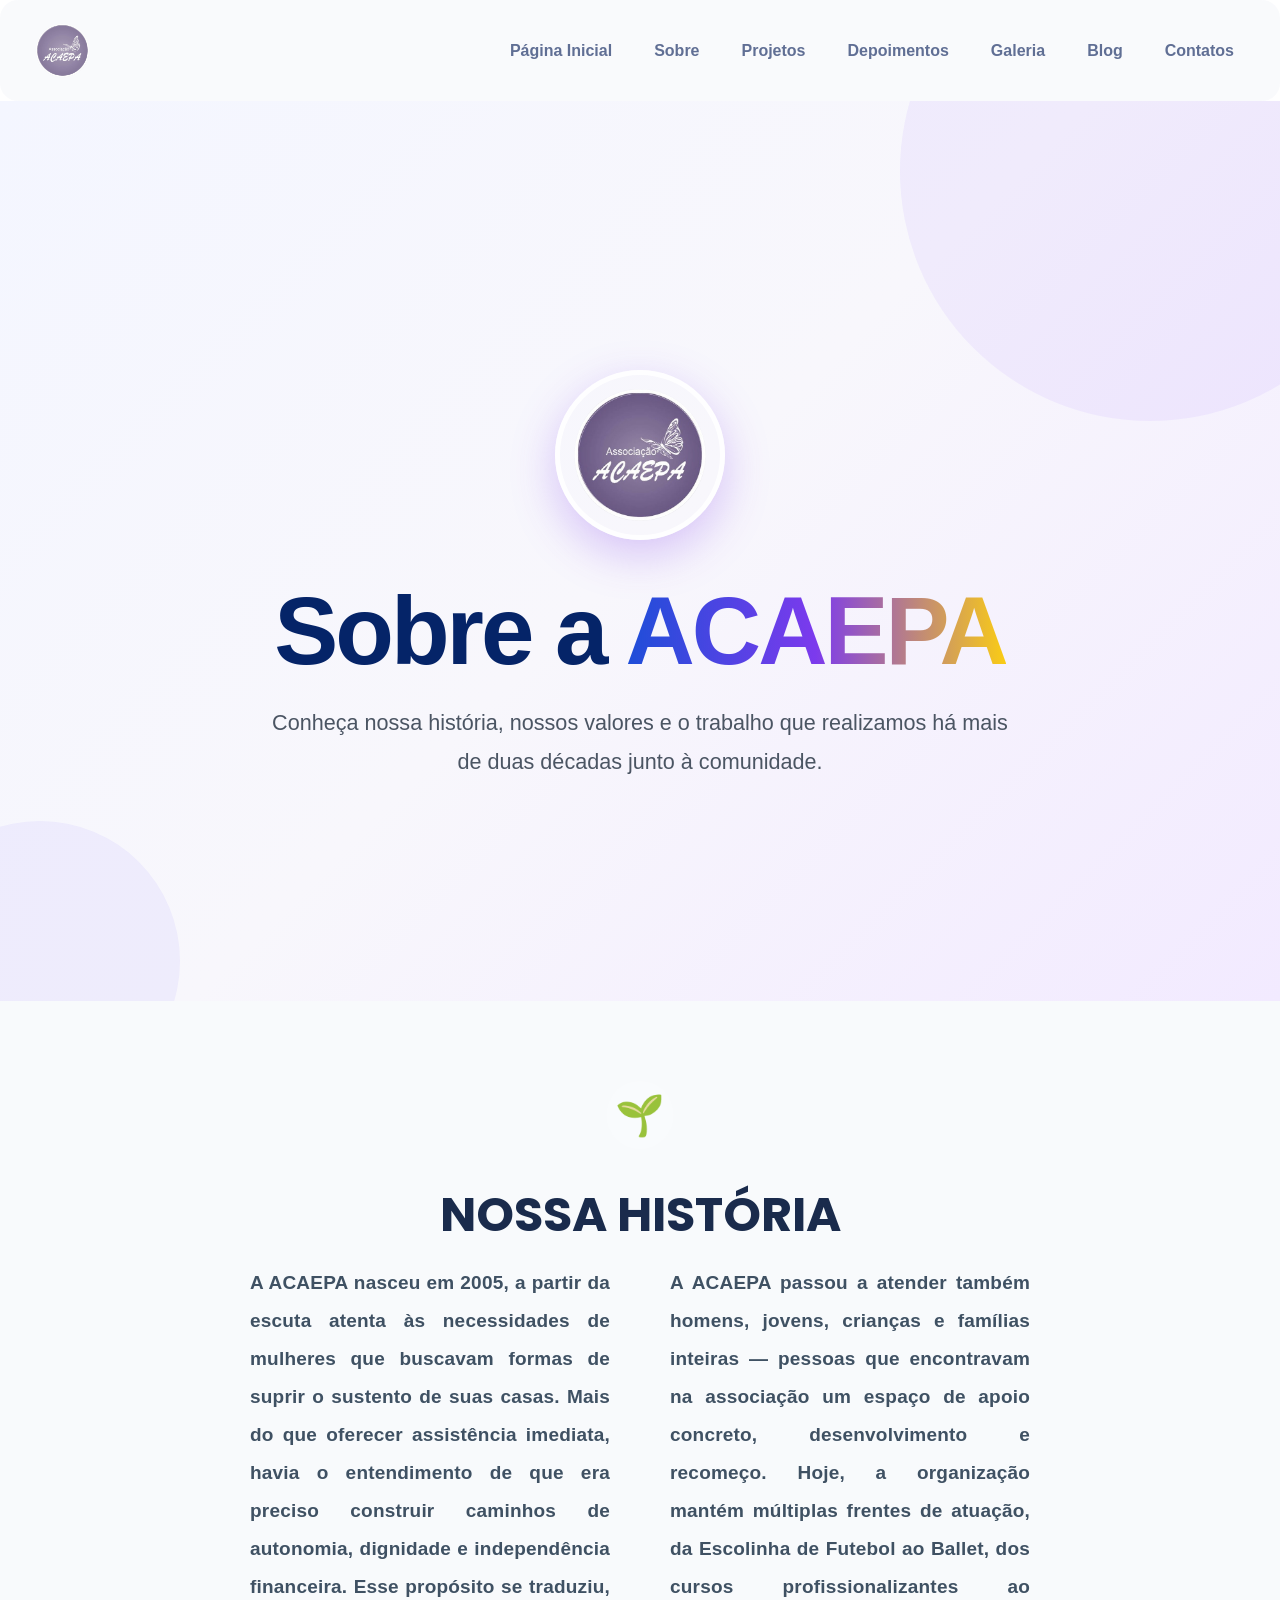
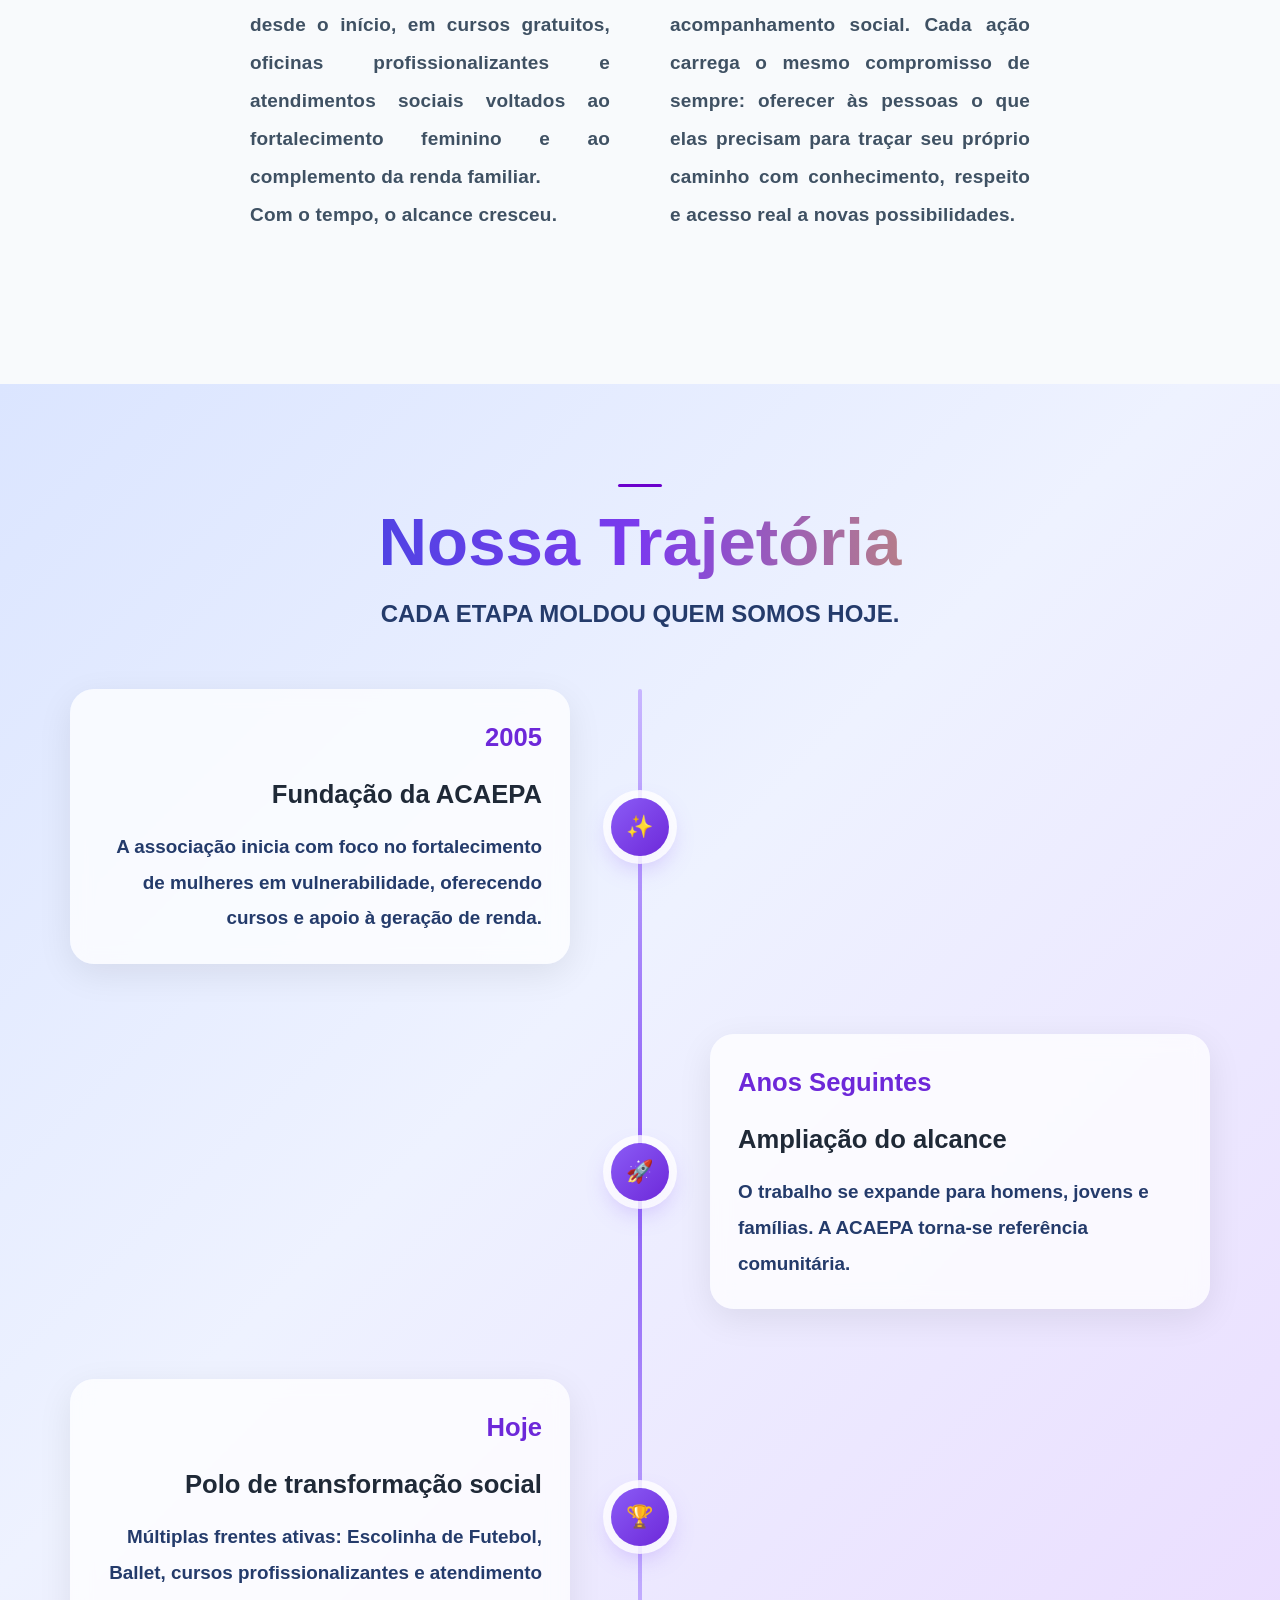
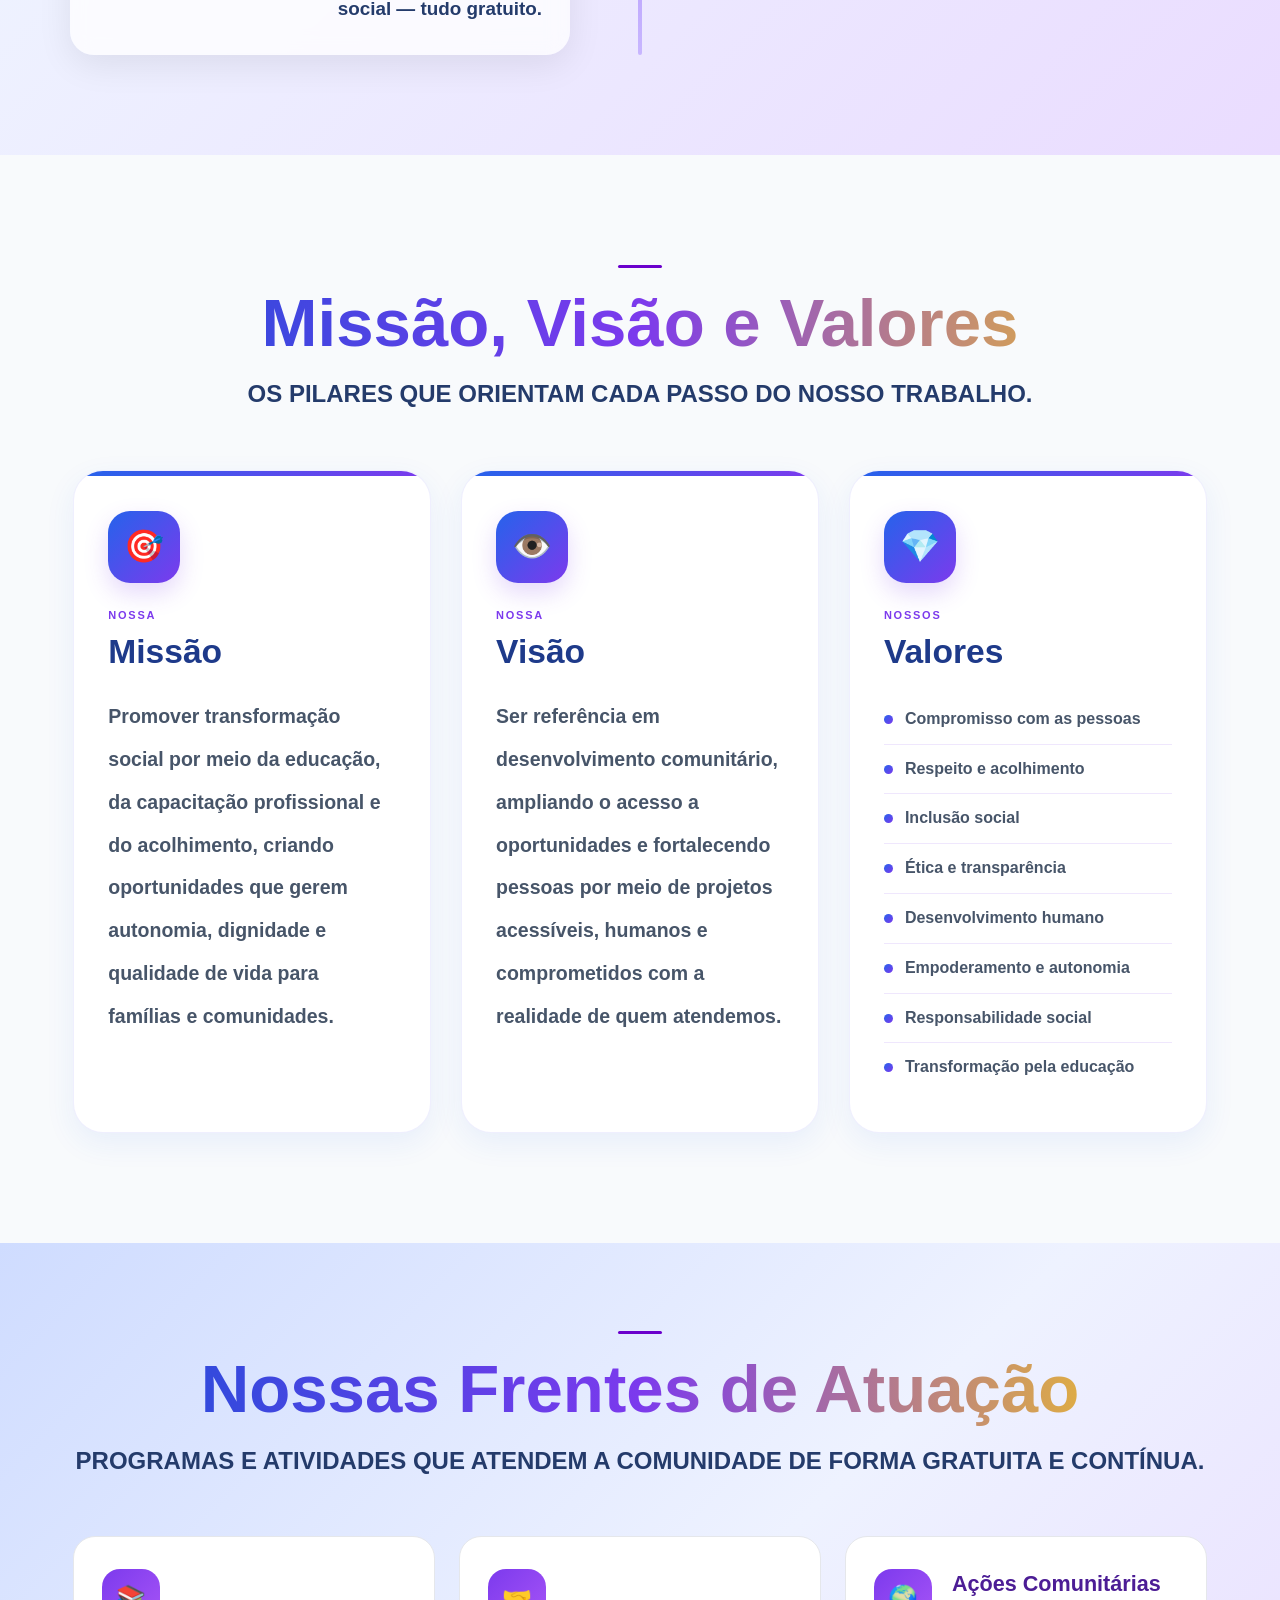
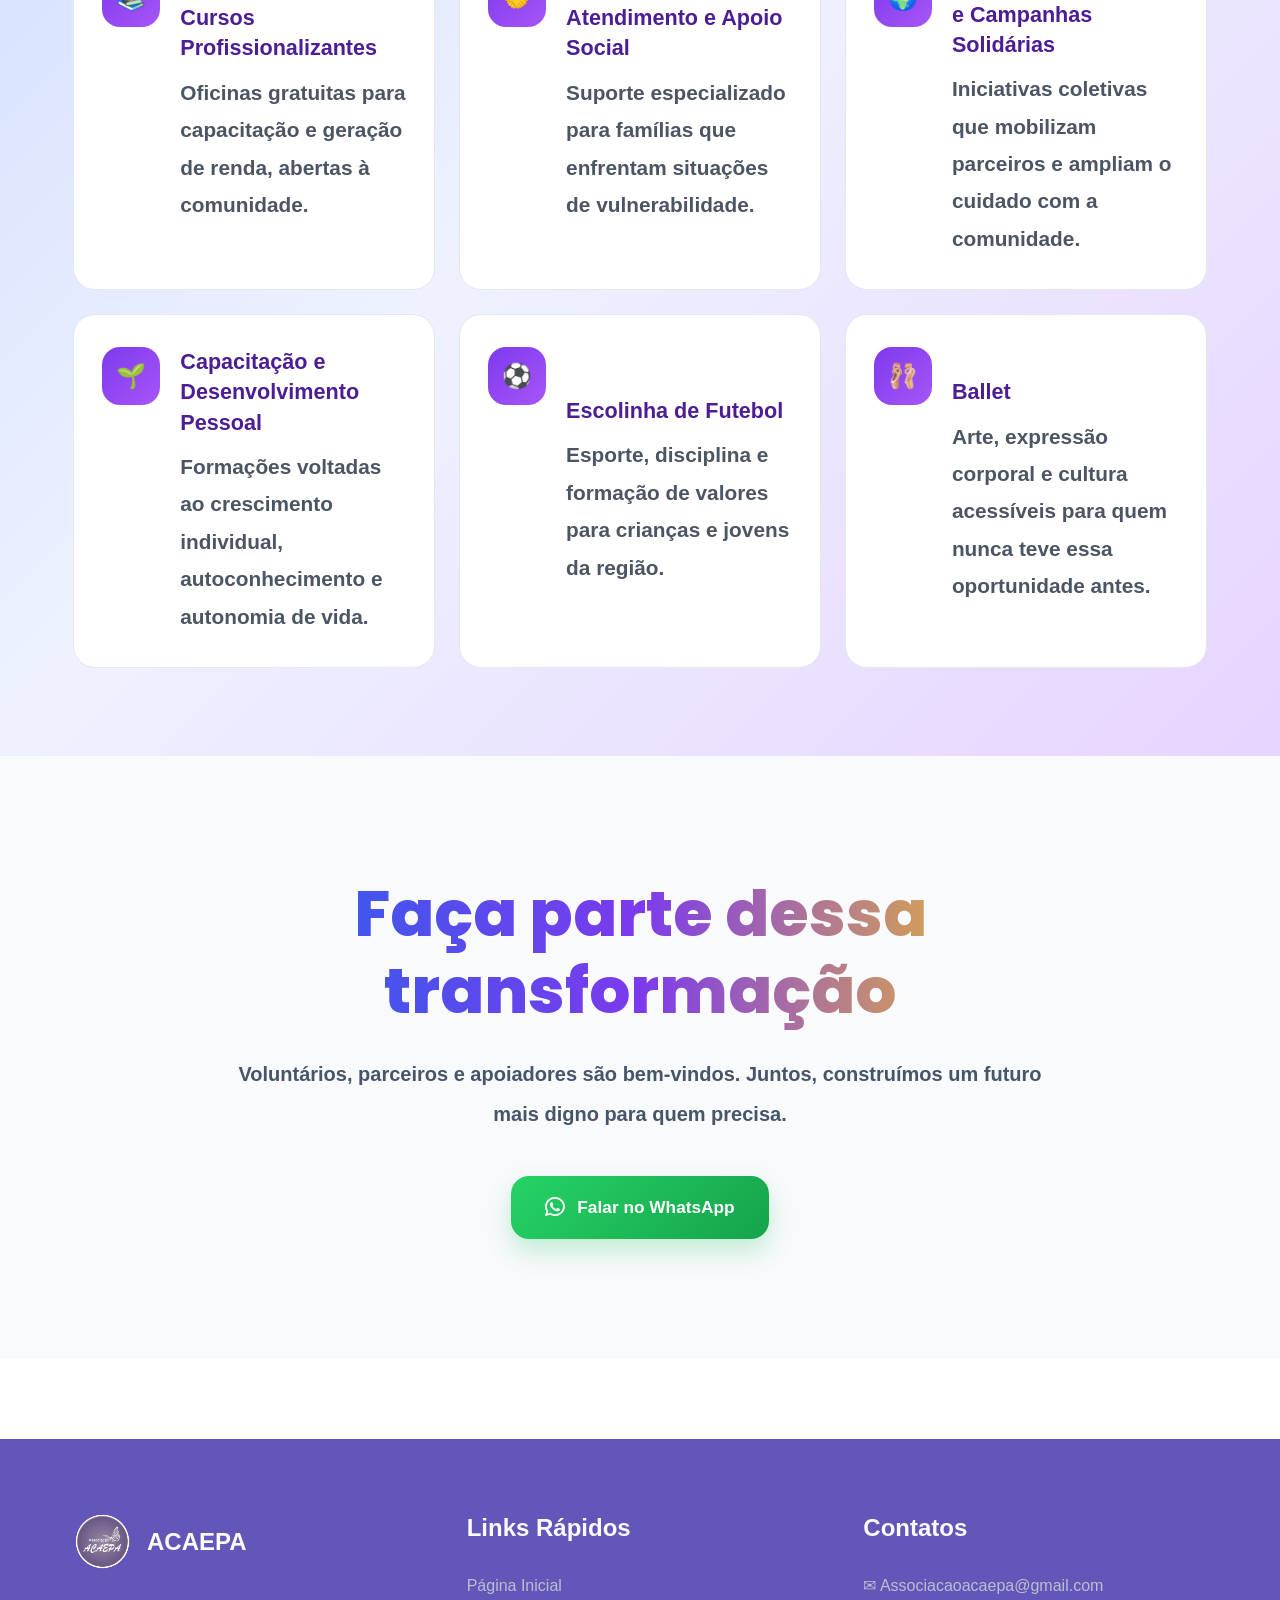
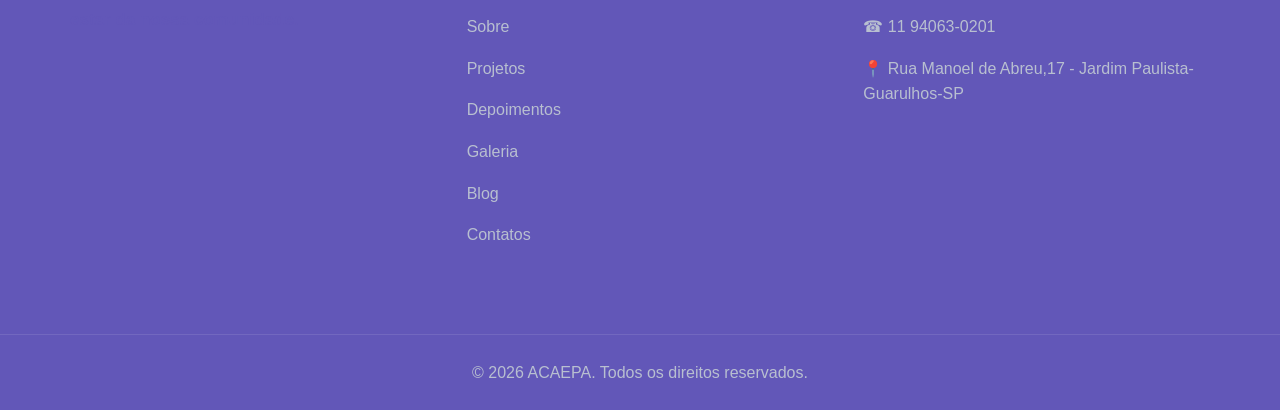
<file: paginaInicial-main/sobre.html>
<!DOCTYPE html>
<html lang="pt-BR">
<head>
  <meta charset="UTF-8" />
  <meta name="viewport" content="width=device-width, initial-scale=1.0" />
  <meta name="description" content="ACAEPA – Conheça nossa história, missão e atuação comunitária desde 2005." />
  <title> Sobre </title>

      <link rel="shortcut icon" href="favicon/favicon.png" type="image/x-icon">

  <link rel="stylesheet" href="css/sobre.css" />


<link
rel="stylesheet"
href="https://cdnjs.cloudflare.com/ajax/libs/font-awesome/6.5.1/css/all.min.css"
/>  
</head>
<body>

<!-- --- Navbar --- -->
<nav id="nav">

    <!-- LOGO -->
    <div class="logo">
        <img 
        src="images/Logo ACAEPA .png" 
        alt="Logo ACAEPA">
    </div>

    <!-- LINKS -->
    <ul class="nav-links">

        <li><a href="index.html">Página Inicial</a></li>
        <li><a href="sobre.html">Sobre </a></li>
        <li><a href="projeto.html">Projetos</a></li>
        <li><a href="depoimentos.html">Depoimentos</a></li>
        <li><a href="galeria.html">Galeria</a></li>
        <li><a href="blog.html">Blog</a></li>
        <li><a href="contatos.html">Contatos</a></li>

    </ul>

    <!-- BOTÃO MENU -->
    <div class="menu-toggle" id="menu-toggle">
        ☰
    </div>

</nav>

<section class="sobre-hero">

    <div class="sobre-container">

        <img 
        src="images/Logo ACAEPA .png" 
        alt="Logo ACAEPA"
        class="sobre-logo">

        <h1>
            Sobre a <span>ACAEPA</span>
        </h1>

        <p>
            Conheça nossa história, nossos valores e o trabalho 
            que realizamos há mais de duas décadas junto à comunidade.
        </p>

    </div>

</section>


  <main id="main-content">

    <!-- === Nossa História === -->
    <section id="sn-historia" class="sn-historia" aria-label="Nossa História">
      <div class="container sn-historia__inner">
        <div class="sn-historia__icon" aria-hidden="true">🌱</div>
        <h2 class="sn-historia__title">Nossa História</h2>
        <div class="sn-historia__body">
<p>
A ACAEPA nasceu em 2005, a partir da escuta atenta às
necessidades de mulheres que buscavam formas de suprir o
sustento de suas casas. Mais do que oferecer assistência
imediata, havia o entendimento de que era preciso construir
caminhos de autonomia, dignidade e independência financeira.
Esse propósito se traduziu, desde o início, em cursos gratuitos,
oficinas profissionalizantes e atendimentos sociais voltados ao
fortalecimento feminino e ao complemento da renda familiar. <br>Com o tempo, o alcance cresceu.
</p>

<p>
A ACAEPA passou a atender
também homens, jovens, crianças e famílias inteiras — pessoas
que encontravam na associação um espaço de apoio concreto,
desenvolvimento e recomeço. Hoje, a organização mantém
múltiplas frentes de atuação, da Escolinha de Futebol ao Ballet,
dos cursos profissionalizantes ao acompanhamento social.
Cada ação carrega o mesmo compromisso de sempre: oferecer
às pessoas o que elas precisam para traçar seu próprio caminho
com conhecimento, respeito e acesso real a novas possibilidades.
</p>
        </div>
      </div>
    </section>

    <!-- === Trajetória === -->
      <section id="sn-timeline" class="sn-timeline" aria-label="Nossa Trajetória">
        <div class="container">
          <div class="sn-section-header reveal">
            <div class="sn-rule" aria-hidden="true"></div>
            <h2 class="section-title">Nossa Trajetória</h2>
            <p class="section-subtitle">Cada etapa moldou quem somos hoje.</p>
          </div>

          <div class="sn-tl-wrap" role="list">
            <div class="sn-tl-line" aria-hidden="true"></div>

            <div class="sn-tl-item sn-tl-item--left reveal" role="listitem">
              <div class="sn-tl-content">
                <div class="sn-tl-year">2005</div>
                <p class="sn-tl-desc"><strong>Fundação da ACAEPA</strong><br>A associação inicia com foco no fortalecimento de mulheres em vulnerabilidade, oferecendo cursos e apoio à geração de renda.</p>
              </div>
              <div class="sn-tl-dot" aria-hidden="true"><div class="sn-tl-dot__inner">✨</div></div>
              <div class="sn-tl-spacer"></div>
            </div>

            <div class="sn-tl-item sn-tl-item--right reveal reveal-delay-1" role="listitem">
              <div class="sn-tl-spacer"></div>
              <div class="sn-tl-dot" aria-hidden="true"><div class="sn-tl-dot__inner">🚀</div></div>
              <div class="sn-tl-content">
                <div class="sn-tl-year">Anos Seguintes</div>
                <p class="sn-tl-desc"><strong>Ampliação do alcance</strong><br>O trabalho se expande para homens, jovens e famílias. A ACAEPA torna-se referência comunitária.</p>
              </div>
            </div>

            <div class="sn-tl-item sn-tl-item--left reveal reveal-delay-2" role="listitem">
              <div class="sn-tl-content">
                <div class="sn-tl-year">Hoje</div>
                <p class="sn-tl-desc"><strong>Polo de transformação social</strong><br>Múltiplas frentes ativas: Escolinha de Futebol, Ballet, cursos profissionalizantes e atendimento social — tudo gratuito.</p>
              </div>
              <div class="sn-tl-dot" aria-hidden="true"><div class="sn-tl-dot__inner">🏆</div></div>
              <div class="sn-tl-spacer"></div>
            </div>
          </div>
        </div>
      </section>

    <!-- === Missão, Visão e Valores === -->
    <section id="sn-mvv" class="sn-mvv" aria-label="Missão, Visão e Valores">
      <div class="container">
        <div class="sn-section-header reveal">
          <div class="sn-rule" aria-hidden="true"></div>
          <h2 class="section-title">Missão, Visão e Valores</h2>
          <p class="section-subtitle">Os pilares que orientam cada passo do nosso trabalho.</p>
        </div>

        <div class="sn-mvv-grid">

          <article class="sn-mvv-card reveal" aria-label="Missão">
            <div class="sn-mvv-card__icon-wrap" aria-hidden="true">🎯</div>
            <p class="sn-mvv-card__label">Nossa</p>
            <h3 class="sn-mvv-card__title">Missão</h3>
            <p class="sn-mvv-card__text">Promover transformação social por meio da educação, da capacitação profissional e do acolhimento, criando oportunidades que gerem autonomia, dignidade e qualidade de vida para famílias e comunidades.</p>
          </article>

          <article class="sn-mvv-card reveal reveal-delay-1" aria-label="Visão">
            <div class="sn-mvv-card__icon-wrap" aria-hidden="true">👁️</div>
            <p class="sn-mvv-card__label">Nossa</p>
            <h3 class="sn-mvv-card__title">Visão</h3>
            <p class="sn-mvv-card__text">Ser referência em desenvolvimento comunitário, ampliando o acesso a oportunidades e fortalecendo pessoas por meio de projetos acessíveis, humanos e comprometidos com a realidade de quem atendemos.</p>
          </article>

          <article class="sn-mvv-card reveal reveal-delay-2" aria-label="Valores">
            <div class="sn-mvv-card__icon-wrap" aria-hidden="true">💎</div>
            <p class="sn-mvv-card__label">Nossos</p>
            <h3 class="sn-mvv-card__title">Valores</h3>
            <ul class="sn-valores-list" role="list">
              <li>Compromisso com as pessoas</li>
              <li>Respeito e acolhimento</li>
              <li>Inclusão social</li>
              <li>Ética e transparência</li>
              <li>Desenvolvimento humano</li>
              <li>Empoderamento e autonomia</li>
              <li>Responsabilidade social</li>
              <li>Transformação pela educação</li>
            </ul>
          </article>

        </div>
      </div>
    </section>

    <!-- === Frentes de Atuação === -->
    <section id="sn-atuacao" class="sn-atuacao" aria-label="Frentes de Atuação">
      <div class="container">
        <div class="sn-section-header reveal">
          <div class="sn-rule" aria-hidden="true"></div>
          <h2 class="section-title">Nossas Frentes de Atuação</h2>
          <p class="section-subtitle">Programas e atividades que atendem a comunidade de forma gratuita e contínua.</p>
        </div>

        <div class="sn-atuacao-grid">

          <div class="sn-atuacao-card reveal">
            <div class="sn-atuacao-card__icon" aria-hidden="true">📚</div>
            <div class="sn-atuacao-card__body">
              <h4>Cursos Profissionalizantes</h4>
              <p>Oficinas gratuitas para capacitação e geração de renda, abertas à comunidade.</p>
            </div>
          </div>

          <div class="sn-atuacao-card reveal reveal-delay-1">
            <div class="sn-atuacao-card__icon" aria-hidden="true">🤝</div>
            <div class="sn-atuacao-card__body">
              <h4>Atendimento e Apoio Social</h4>
              <p>Suporte especializado para famílias que enfrentam situações de vulnerabilidade.</p>
            </div>
          </div>

          <div class="sn-atuacao-card reveal reveal-delay-2">
            <div class="sn-atuacao-card__icon" aria-hidden="true">🌍</div>
            <div class="sn-atuacao-card__body">
              <h4>Ações Comunitárias e Campanhas Solidárias</h4>
              <p>Iniciativas coletivas que mobilizam parceiros e ampliam o cuidado com a comunidade.</p>
            </div>
          </div>

          <div class="sn-atuacao-card reveal">
            <div class="sn-atuacao-card__icon" aria-hidden="true">🌱</div>
            <div class="sn-atuacao-card__body">
              <h4>Capacitação e Desenvolvimento Pessoal</h4>
              <p>Formações voltadas ao crescimento individual, autoconhecimento e autonomia de vida.</p>
            </div>
          </div>

          <div class="sn-atuacao-card reveal reveal-delay-1">
            <div class="sn-atuacao-card__icon" aria-hidden="true">⚽</div>
            <div class="sn-atuacao-card__body">
              <h4>Escolinha de Futebol</h4>
              <p>Esporte, disciplina e formação de valores para crianças e jovens da região.</p>
            </div>
          </div>

          <div class="sn-atuacao-card reveal reveal-delay-2">
            <div class="sn-atuacao-card__icon" aria-hidden="true">🩰</div>
            <div class="sn-atuacao-card__body">
              <h4>Ballet</h4>
              <p>Arte, expressão corporal e cultura acessíveis para quem nunca teve essa oportunidade antes.</p>
            </div>
          </div>

        </div>
      </div>
    </section>

    <!-- === CTA === -->
<section class="sn-cta" aria-label="Chamada à ação">
  <div class="container sn-cta__inner">

    <h2 class="sn-cta__title">
      Faça parte dessa transformação
    </h2>

    <p class="sn-cta__sub">
      Voluntários, parceiros e apoiadores são bem-vindos.
      Juntos, construímos um futuro mais digno para quem precisa.
    </p>

    <a 
      href="https://wa.me/5511940630201" 
      class="btn-whatsapp"
      target="_blank"
    >
      <i class="fa-brands fa-whatsapp"></i>
      Falar no WhatsApp
    </a>

  </div>
</section>

  </main>

  <!-- --- Footer --- -->
  <footer>

    <div class="footer-container">

        <!-- LOGO -->
        <div class="footer-box">
            
            <div class="logo">
    <img src="images/Logo ACAEPA .png" alt="Logo ACAEPA">

    <h2>ACAEPA</h2>

</div>

            <p>
                Trabalhando pelo desenvolvimento
                e bem-estar da nossa comunidade.
            </p>

        </div>

        <!-- LINKS -->

        <div class="footer-box">

            <h3>Links Rápidos</h3>

        <a href="index.html">Página Inicial</a>
        <a href="sobre.html">Sobre </a>
        <a href="projeto.html">Projetos</a>
        <a href="depoimentos.html">Depoimentos</a>
        <a href="galeria.html">Galeria</a>
        <a href="blog.html">Blog</a>
        <a href="contatos.html">Contatos</a>

        </div>

        <!-- CONTATO -->

        <div class="footer-box">

            <h3>Contatos</h3>

            <a href="mailto:Associacaoacaepa@gmail.com" target="_blank">✉ Associacaoacaepa@gmail.com</a>
            <a href="https://wa.me/5511940630201" target="_blank">
            ☎ 11 94063-0201</a>
            <a href="https://www.google.com/maps/place/R.+Manoel+de+Abreu,+17+-+Jardim+Paulista,+Guarulhos+-+SP,+07083-160/@-23.4364194,-46.5524447,997m/data=!3m2!1e3!4b1!4m6!3m5!1s0x94cef4f9aaaf7fa1:0x2af0790f1dca6c85!8m2!3d-23.4364194!4d-46.5524447!16s%2Fg%2F11rp2b4vpb?hl=pt-BR&entry=ttu&g_ep=EgoyMDI2MDUyMC4wIKXMDSoASAFQAw%3D%3D" target="_blank">📍 Rua Manoel de Abreu,17 - Jardim Paulista-Guarulhos-SP</a>


        </div>

    </div>

    <!-- COPYRIGHT -->

    <div class="footer-bottom">

        <p>
            © 2026 ACAEPA. Todos os direitos reservados.
        </p>

    </div>

</footer>

  <script src="js/sobre.js" defer></script>

</body>
</html>
</file>
<file: paginaInicial-main/style.css>
@import url('https://fonts.googleapis.com/css2?family=Poppins:wght@300;400;500;600;700;800&family=Nunito:wght@400;500;600;700&display=swap');

/* ---- CSS Variables ---- */
:root {
  --purple-dark:   #4A0080;
  --purple-main:   #6B00CC;
  --purple-mid:    #7B2FBE;
  --purple-light:  #9B59B6;
  --purple-pale:   #E8D5F5;
  --purple-bg:     #F5EEFF;
  --accent:        #FF6B35;
  --white:         #FFFFFF;
  --gray-100:      #F8F9FA; 
  --gray-200:      #E9ECEF;
  --gray-600:      #6C757D;
  --gray-800:      #343A40;
  --text-dark:     #1A0033;

  --font-heading:  'Poppins', sans-serif;
  --font-body:     'Nunito', sans-serif;

  --radius-sm:     8px;
  --radius-md:     16px;
  --radius-lg:     24px;
  --radius-xl:     32px;

  --shadow-sm:     0 2px 8px rgba(107,0,204,0.10);
  --shadow-md:     0 4px 20px rgba(107,0,204,0.18);
  --shadow-lg:     0 8px 40px rgba(107,0,204,0.22);

  --transition:    all 0.28s cubic-bezier(.4,0,.2,1);
  --nav-height:    72px;
}

/* ---- Reset & Base ---- */
*, *::before, *::after { box-sizing: border-box; margin: 0; padding: 0; }

html { scroll-behavior: smooth; font-size: 16px; }

body {
  font-family: var(--font-body);
  color: var(--text-dark);
  background: var(--white);
  line-height: 1.6;
  overflow-x: hidden;
}

img { max-width: 100%; display: block; }
a  { text-decoration: none; color: inherit; }
ul { list-style: none; }

/* ---- Utilities ---- */
.container {
  width: min(1200px, 92vw);
  margin-inline: auto;
}

.btn {
  display: inline-flex;
  align-items: center;
  gap: 8px;
  padding: 14px 28px;
  border-radius: var(--radius-xl);
  font-family: var(--font-heading);
  font-weight: 600;
  font-size: 1rem;
  cursor: pointer;
  border: none;
  transition: var(--transition);
  text-decoration: none;
}

.btn-primary {
  background: transparent;

  color: #8B5CF6;

  border: 2px solid #8B5CF6;

  backdrop-filter: blur(10px);
}

.btn-primary:hover {
  background: rgba(139, 92, 246, 0.08);

  border-color: #7C3AED;

  color: #7C3AED;

  transform: translateY(-2px);
}


.btn-secondary {
  background: transparent;

  color: #8B5CF6;

  border: 2px solid #8B5CF6;

  backdrop-filter: blur(10px);
}


.btn-secondary:hover {
  background: rgba(139, 92, 246, 0.08);

  border-color: #7C3AED;

  color: #7C3AED;

  transform: translateY(-2px);
}

.btn-purple {
  background: var(--purple-main);
  color: var(--white);
  box-shadow: var(--shadow-md);
}
.btn-purple:hover {
  background: var(--purple-dark);
  transform: translateY(-2px);
  box-shadow: var(--shadow-lg);
}

.btn-whatsapp {
  background: #25D366;
  color: var(--white);
  font-size: 1.05rem;
  padding: 16px 36px;
  border-radius: var(--radius-xl);
  box-shadow: 0 4px 20px rgba(37,211,102,0.35);
}
.btn-whatsapp:hover {
  background: #1ebe5a;
  transform: translateY(-3px);
  box-shadow: 0 8px 30px rgba(37,211,102,0.45);
}

.section-title {
  font-family: var(--font-heading);
  font-size: clamp(1.6rem, 3vw, 2.4rem);
  font-weight: 700;
    background: linear-gradient(
        90deg,
        #1d4ed8,
        #7c3aed,
        #facc15
      );

    -webkit-background-clip: text;
    -webkit-text-fill-color: transparent;
  text-align: center;
  margin-bottom: 12px;

}

.section-subtitle {
  font-size: 1.20rem;
  color: #243B6B;
  text-align: center;
  margin-bottom: 48px;
  font-weight: bold;
}

/* NAVBAR */

nav{
    background: #f8f9fc;

    padding: 18px 30px;

    position: sticky;
    top: 0;

    z-index: 1000;

    backdrop-filter: blur(10px);

    display: flex;

    justify-content: space-between;

    align-items: center;

    border-radius: 18px;

    opacity: 0.8;
}

/* LOGO */

.logo{
    display: flex;
    align-items: center;
    gap: 12px;
}

.logo img{
    width: 65px;
    height: 65px;

    object-fit: cover;

    border-radius: 14px;

    transition: .3s;
}

.logo img:hover{
    transform: scale(1.05);
}

/* LINKS */

.nav-links{
    display: flex;

    align-items: center;

    list-style: none;

    gap: 10px;
}

.nav-links li a{

    color: #394B7A;

    text-decoration: none;

    font-weight: bold;

    padding: 10px 16px;

    border-radius: 10px;

    transition: .3s;

    display: block;
}

.nav-links li a:hover{

    background: rgba(139, 92, 246, 0.18);
    backdrop-filter: blur(10px);
    color: #6D28D9;
    border: 1px solid rgba(139, 92, 246, 0.3);
}

/* BOTÃO */

.menu-toggle{

    display: none;

    font-size: 32px;

    cursor: pointer;

    color:#243b6b;
}

/* MOBILE MENU RESPONSIVO */

@media(max-width:768px){

    .menu-toggle{
        display:block;
    }

    .nav-links{
        position:absolute;
        top:90px;
        left:0;

        width:100%;

        background:#9661e6ee;

        display:flex;
        flex-direction:column;
        align-items:center;

        overflow:hidden;

        max-height:0;

        transition:0.5s ease;
    }

    .nav-links.active{
        max-height:500px;
        padding:20px 0;
    }

    .nav-links li{
        width:100%;
        text-align:center;
    }

    .nav-links li a{
        padding:18px;
        display:block;
    }
}


/* ============================================
  HERO
   ============================================ */
.hero {
  min-height: 86vh;
  background: linear-gradient(
    135deg,
    #cfdcff 0%,
    #eef2ff 45%,
    #e7d4ff 100%
  );

  display: flex;
  align-items: center;
  justify-content: center;
  padding-top: var(--nav-height);
  position: relative;
  overflow: hidden;
}

/* Luzes do fundo */
.hero::before {
  content: '';
  position: absolute;
  inset: 0;

  background:
    radial-gradient(circle at 85% 20%,
      rgba(168, 85, 247, 0.28) 0%,
      transparent 35%),


    radial-gradient(circle at 15% 80%,
      rgba(59, 130, 246, 0.22) 0%,
      transparent 40%),


    radial-gradient(circle at 50% 50%,
      rgba(255, 255, 255, 0.45) 0%,
      transparent 60%);

  pointer-events: none;
}

/* Bola decorativa */
.hero::after {
  content: '';
  position: absolute;

  width: 550px;
  height: 550px;

  border-radius: 50%;

  background: rgba(255, 255, 255, 0.18);

  top: -180px;
  right: -120px;

  backdrop-filter: blur(10px);

  pointer-events: none;
}

.hero-content {
  position: relative;
  z-index: 1;
  text-align: center;
  padding: 60px 0;
  animation: fadeInUp 0.8s ease both;
}

.hero-icon {
  font-size: 5rem;
  margin-bottom: 24px;
  display: block;
  animation: pulse-heart 2s ease-in-out infinite;
  filter: drop-shadow(0 4px 16px rgba(255,255,255,0.3));
}

@keyframes pulse-heart {
  0%, 100% { transform: scale(1); }
  50% { transform: scale(1.08); }
}

.hero h1{
    font-size: 4.5rem;
    font-weight: 800;
    line-height: 1.1;

    background: linear-gradient(
      90deg,
      #1d4ed8,
      #7c3aed,
      #facc15
    );

    -webkit-background-clip: text;
    -webkit-text-fill-color: transparent;
}


.hero-buttons {
  display: flex;
  gap: 16px;
  justify-content: center;
  flex-wrap: wrap;
}

@keyframes fadeInUp {
  from { opacity: 0; transform: translateY(30px); }
  to   { opacity: 1; transform: translateY(0); }
}


/* ============================================
  FEATURES CARDS
   ============================================ */
.features {
  padding: 80px 0;
  background: var(--gray-100);
}

.features-grid {
  display: grid;
  grid-template-columns: repeat(auto-fit, minmax(280px, 1fr));
  gap: 24px;
}

.feature-card {
  background: (149, 157, 165, 0.12);
  border-radius: var(--radius-lg);
  padding: 36px 28px;
  box-shadow: var(--shadow-sm);
  transition: var(--transition);
  border: 1px solid var(--gray-200);
}

.feature-card:hover {
  transform: translateY(-6px);
  box-shadow: var(--shadow-lg);
  border-color: var(--purple-pale);
}

.feature-icon {
  width: 60px; height: 60px;
  background: var(--purple-bg);
  border-radius: var(--radius-md);
  display: flex;
  align-items: center;
  justify-content: center;
  font-size: 1.6rem;
  margin-bottom: 20px;
  transition: var(--transition);
}

.feature-card:hover .feature-icon {
  background: var(--purple-main);
  transform: scale(1.08);
}

.feature-card:hover .feature-icon svg,
.feature-card:hover .feature-icon span {
  filter: brightness(0) invert(1);
}

.feature-card h3 {
  font-family: var(--font-heading);
  font-size: 1.15rem;
  font-weight: 700;
  
  margin-bottom: 10px;
}

.feature-card p {
  color: var(--gray-600);
  font-size: 1rem;
  line-height1: 1.65;
  font-weight: bold;
}

/* ============================================
  ASSOCIADO / DONATION
   ============================================ */
.associado {
  padding: 80px 0;
  background: var(--white);
  font-size: 20px;
}

.associado-inner {
  max-width: 780px;
  margin: 0 auto;
  text-align: center;
}

.associado-icon {
  font-size: 3.5rem;
  margin-bottom: 20px;
  display: block;
}

.associado-desc {
  color: var(--gray-600);
  font-size: 1.20rem;
  max-width: 620px;
  margin: 0 auto 36px;
  line-height: 1.7;
  font-weight: bold;
}


/* ============================================
  IMPACT / STATS
   ============================================ */
.impact {

  padding: 100px 0;

  position: relative;

  overflow: hidden;

  background: linear-gradient(
    135deg,
    #DCE7FF 0%,
    #F8F7FC 50%,
    #E9DDFB 100%
  );
}

/* Efeitos suaves do fundo */
.impact::before {

  content: '';

  position: absolute;

  inset: 0;

  background:

    radial-gradient(
      circle at 85% 20%,
      rgba(168,85,247,0.10) 0%,
      transparent 35%
    ),

    radial-gradient(
      circle at 15% 80%,
      rgba(96,165,250,0.08) 0%,
      transparent 40%
    );

  pointer-events: none;
}

/* Título */
.impact .section-title {

    background: linear-gradient(
      90deg,
      #1d4ed8,
      #7c3aed,
      #facc15);

    -webkit-background-clip: text;
    -webkit-text-fill-color: transparent;

  text-align: center;

  font-size: 3.5rem;

  font-weight: 800;

  margin-bottom: 15px;
}

.impact .section-subtitle {

  color: #17284d;

  text-align: center;

  margin-bottom: 70px;

  font-size: 30px;
}

/* Grid */
.stats-grid {

  display: grid;

  grid-template-columns: repeat(auto-fit, minmax(220px,1fr));

  gap: 25px;

  position: relative;

  z-index: 2;
}

/* CARDS */
.stat-card {

  background: rgba(255,255,255,0.75);

  border: 1px solid rgba(255,255,255,0.5);

  backdrop-filter: blur(12px);

  border-radius: 28px;

  padding: 45px 25px;

  text-align: center;

  box-shadow:
    0 10px 30px rgba(124,58,237,0.10);

  transition: .3s;
}

.stat-card:hover {

  transform: translateY(-6px);

  background: rgba(255,255,255,0.90);
}

/* Números */
.stat-number {

  display: block;

  font-size: 3.5rem;

  font-weight: 800;

  line-height: 1;

  margin-bottom: 12px;

  background: linear-gradient(
    90deg,
    #1E40AF,
    #7C3AED
  );

  -webkit-background-clip: text;

  -webkit-text-fill-color: transparent;
}

/* Texto */
.stat-label {

  color: #4B5563;

  font-weight: 600;

  font-size: 1rem;
}

/* ========================= */
/* FOOTER */
/* ========================= */

footer{

background: #6257B8;

    color: #fafafa;

    margin-top: 0px;
}

/* CONTAINER */

.footer-container{

    max-width: 1200px;

    margin: auto;

    padding: 70px 30px;

    display: grid;

    grid-template-columns:
    repeat(auto-fit, minmax(250px,1fr));

    gap: 50px;
}

/* TEXTOS */

.footer-box p{

    color: #E9DDFB;

    line-height: 1.8;

    font-size: 17px;

    font-weight: bold;
}

.footer-box h3{

    margin-bottom: 25px;

    font-size: 24px;
}

/* LINKS */

.footer-box a{

    display: block;

    color: #b8bfd0;

    text-decoration: none;

    margin-bottom: 16px;

    transition: .3s;
}

.footer-box a:hover{

    color: white;

    transform: translateX(5px);
}

/* COPYRIGHT */

.footer-bottom{

    border-top:
    1px solid rgba(255,255,255,.1);

    text-align: center;

    padding: 25px;

    color: #b8bfd0;
}

/* ========================= */
/* RESPONSIVO */
/* ========================= */

@media(max-width: 768px){
    
    /* LOGO */
    .logo img{
    width: 55px;
    height: 55px;
}

    /* NAVBAR */

    .menu-toggle{

        display: block;
    }

    .nav-links{

        position: absolute;

        top: 90px;

        left: 0;

        width: 100%;

background: linear-gradient(
135deg,
#EEF2FF 0%,
#DDD6FE 40%,
#C4B5FD 100%
);

        backdrop-filter: blur(10px);

        border-radius: 18px;

        flex-direction: column;

        align-items: center;

        gap: 0;

        overflow: hidden;

        max-height: 0;

        transition: .5s ease;
    }

    .nav-links.active{

        max-height: 500px;

        padding: 20px 0;
    }

    .nav-links li{

        width: 100%;

        text-align: center;
    }

    .nav-links li a{

        width: 100%;

        padding: 18px;
    }

    /* CARDS */

    .container{

        grid-template-columns: 1fr;
    }

    .card img{

        height: 240px;
    }

    .info h3{

        font-size: 22px;
    }

    /* FOOTER */

    .footer-container{

        text-align: center;
    }

    .logo{

        justify-content: center;
    }

}

/* ============================================
  SKIP TO CONTENT (Acessibilidade)
   ============================================ */
.skip-link {
  position: absolute;
  top: -100px;
  left: 16px;
  background: var(--purple-main);
  color: white;
  padding: 10px 18px;
  border-radius: var(--radius-sm);
  font-weight: 600;
  z-index: 9999;
  transition: top 0.2s;
}
.skip-link:focus { top: 16px; }

/* ============================================
  SCROLL ANIMATIONS
   ============================================ */
.reveal {
  opacity: 0;
  transform: translateY(24px);
  transition: opacity 0.6s ease, transform 0.6s ease;
}
.reveal.visible {
  opacity: 1;
  transform: translateY(0);
}
.reveal-delay-1 { transition-delay: 0.1s; }
.reveal-delay-2 { transition-delay: 0.2s; }
.reveal-delay-3 { transition-delay: 0.3s; }

/* ============================================
  LOGO IMAGE
   ============================================ */
.logo-img {
  width: 44px;
  height: 44px;
  object-fit: contain;
  border-radius: 50%;
  flex-shrink: 0;
  filter: drop-shadow(0 2px 6px rgba(0,0,0,0.25));
  transition: var(--transition);
}
.nav-brand:hover .logo-img { transform: scale(1.06); }

.hero-logo {
  width: 150px;
  height: 150px;
  object-fit: contain;
  border-radius: 50%;
  margin: 0 auto 28px;
  display: block;
  filter: drop-shadow(0 4px 24px rgba(255,255,255,0.3));
  animation: pulse-heart 2s ease-in-out infinite;
}

.logo-img-footer {
  width: 38px;
  height: 38px;
  object-fit: contain;
  border-radius: 50%;
  flex-shrink: 0;
  opacity: 0.9;
}




/* =========================
HOME HERO
========================= */

.hero{

    width: 100%;
    min-height: 100vh;

    padding: 170px 8% 100px;

    background: linear-gradient(
    135deg,
    #f4f6ff 0%,
    #f7f4ff 50%,
    #f1eaff 100%);

    overflow: hidden;

    position: relative;
}

/* BOLAS DECORATIVAS */

.hero::before{

    content: '';

    position: absolute;

    width: 500px;
    height: 500px;

    background: rgba(139,92,246,.08);

    border-radius: 50%;

    top: -180px;
    right: -120px;
}

.hero::after{

    content: '';

    position: absolute;

    width: 280px;
    height: 280px;

    background: rgba(91,61,245,.06);

    border-radius: 50%;

    left: -100px;
    bottom: -100px;
}

.hero-container{

    max-width: 1350px;
    margin: auto;

    display: flex;
    align-items: center;
    justify-content: center;

    gap: 90px;
}

/* =========================
TEXTO
========================= */

.hero-content{

    flex: 1;
    min-width: 320px;
}

.hero-tag{

    display: inline-flex;
    align-items: center;

    gap: 10px;

    color: #5b3df5;

    font-size: 1.50rem;
    font-weight: 600;

    margin-bottom: 28px;
}

.hero-tag::before{

    content: '';

    width: 40px;
    height: 2px;

    background: #5b3df5;
}

.hero-content h1{

    font-size: 6rem;

    line-height: .95;

    font-weight: 800;

    color: #111827;

    margin-bottom: 35px;

    letter-spacing: -3px;
}

.hero-content h1 span{

    background: linear-gradient(
    90deg,
    #4f46e5,
    #7c3aed);

    -webkit-background-clip: text;
    -webkit-text-fill-color: transparent;
}

.hero-content p{



    font-size: 1.80rem;

    line-height: 1.8;

    color: #4b5563;

    margin-bottom: 45px;
}

/* =========================
BOTÕES
========================= */

.hero-buttons{

    display: flex;
    gap: 20px;

    flex-wrap: wrap;
}

.btn-primary{

    padding: 18px 35px;

    border-radius: 60px;

    background: linear-gradient(
    135deg,
    #5b3df5,
    #7c3aed);

    color: #fff;

    font-weight: 600;

    box-shadow: 0 10px 30px rgba(91,61,245,.25);

    transition: .4s;
}

.btn-primary:hover{

    transform: translateY(-5px);
}

.btn-secondary{

    padding: 18px 35px;

    border-radius: 60px;

    border: 2px solid #7c3aed;

    color: #5b3df5;

    font-weight: 600;

    transition: .4s;
}

.btn-secondary:hover{

    background: #7c3aed;

    color: #fff;
}


/* =========================
RESPONSIVO
========================= */

@media(max-width: 991px){

    .hero-container{

        flex-direction: column;

        text-align: center;
    }

    .hero-content p{

        margin-left: auto;
        margin-right: auto;
    }

    .hero-buttons{

        justify-content: center;
    }

    .hero-content h1{

        font-size: 4.5rem;
    }
}


@media(max-width: 600px){

    .hero-content h1{

        font-size: 3.2rem;
    }

    .hero-content p{

        font-size: 1rem;
    }

    .hero{

        padding-top: 140px;
    }

    .floating-card{

        width: 90%;
    }
}


/* KEYFRAMES */

@keyframes surgir{

    to{
        opacity: 1;
        transform: translateY(0);
    }

}
</file>
<file: paginaInicial-main/css/blog.css>
@import url('https://fonts.googleapis.com/css2?family=Poppins:wght@300;400;500;600;700;800&family=Nunito:wght@400;500;600;700&display=swap');

*{
    margin: 0;
    padding: 0;
    box-sizing: border-box;
    font-family: 'Poppins', sans-serif;
}

/* ========================= */
/* BODY */
/* ========================= */

body {
    font-family: var(--font-body);
    color: var(--text-dark);
    background: var(--white);
    line-height: 1.6;
    overflow-x: hidden;
}

/* NAVBAR */

nav{
    background: #f8f9fc;

    padding: 18px 30px;

    position: sticky;
    top: 0;

    z-index: 1000;

    backdrop-filter: blur(10px);

    display: flex;

    justify-content: space-between;

    align-items: center;

    border-radius: 18px;

    opacity: 0.8;
}

/* LOGO */

.logo{
    display: flex;
    align-items: center;
    gap: 12px;
}

.logo img{
    width: 65px;
    height: 65px;

    object-fit: cover;

    border-radius: 14px;

    transition: .3s;
}

.logo img:hover{
    transform: scale(1.05);
}

/* LINKS */

.nav-links{
    display: flex;

    align-items: center;

    list-style: none;

    gap: 10px;
}

.nav-links li a{

    color: #3b3a4c;

    text-decoration: none;

    font-weight: bold;

    padding: 10px 16px;

    border-radius: 10px;

    transition: .3s;

    display: block;
}

.nav-links li a:hover{

    background: rgba(139, 92, 246, 0.18);
    backdrop-filter: blur(10px);
    color: #6D28D9;
    border: 1px solid rgba(139, 92, 246, 0.3);
}

/* BOTÃO */

.menu-toggle{

    display: none;

    font-size: 32px;

    cursor: pointer;

    color:#3b3a4c;
}

/* MOBILE MENU RESPONSIVO */

@media(max-width:768px){

    .menu-toggle{
        display:block;
    }

    .nav-links{
        position:absolute;
        top:90px;
        left:0;

        width:100%;

        background:#9661e6ee;

        display:flex;
        flex-direction:column;
        align-items:center;

        overflow:hidden;

        max-height:0;

        transition:0.5s ease;
    }

    .nav-links.active{
        max-height:500px;
        padding:20px 0;
    }

    .nav-links li{
        width:100%;
        text-align:center;
    }

    .nav-links li a{
        padding:18px;
        display:block;
    }
}

/* =========================
BLOG HERO
========================= */

.blog-hero{
    background: url("../images/fundodetela.jpg");

    background-position: center;
    background-size: cover;

    min-height: 86vh;

display: flex;
align-items: center;
justify-content: center;
padding-top: var(--nav-height);
position: relative;
overflow: hidden;
}

.blog-container{

    max-width: 1400px;
    margin: auto;

    display: flex;
    align-items: center;
    justify-content: space-between;
    gap: 80px;

    flex-wrap: wrap;
}

/* TEXTO */

.blog-content{
    flex: 1;
    min-width: 320px;
}




.blog-content h1{

    font-size: 6rem;
    line-height: .95;

    color: #0c204d;

    margin-bottom: 35px;

    font-weight: 800;
}

.blog-content h1 span{

    background: linear-gradient(
    90deg,
    #1d4ed8,
    #7c3aed,
    #facc15
    );

    -webkit-background-clip: text;
    -webkit-text-fill-color: transparent;
}

.blog-content p{

    max-width: 650px;

    font-size: 1.35rem;
    line-height: 1.8;

    color: #4b5563;

    margin-bottom: 45px;
}

.blog-content p strong{
    color: #5b3df5;
}




.blog-btn:hover{

    transform: translateY(-5px);

    box-shadow: 0 15px 30px rgba(91,61,245,.28);
}

/* IMAGEM */

.blog-image{

    flex: 1;

    display: flex;
    justify-content: center;

    min-width: 320px;
}

.blog-image img{

    width: 100%;
    max-width: 620px;

    object-fit: contain;
}

/* =========================
CARDS
========================= */

.blog-cards{

    width: 100%;

    padding: 0 8% 120px;

    margin-top: -30px;

    display: grid;

    grid-template-columns: repeat(auto-fit,minmax(260px,1fr));

    gap: 25px;

color: white;
}

.blog-card{

    background: #fff;

    padding: 45px 30px;

    border-radius: 30px;

    text-align: center;

    box-shadow: 0 10px 30px rgba(0,0,0,.05);

    transition: .4s;
}

.blog-card:hover{

    transform: translateY(-10px);
}

.blog-icon{

    width: 85px;
    height: 85px;

    margin: auto auto 25px;

    border-radius: 50%;

    background: #f3efff;

    display: flex;
    align-items: center;
    justify-content: center;

    font-size: 2rem;
}

.blog-card h3{

    font-size: 1.5rem;

    color: #111827;

    margin-bottom: 15px;
}

.blog-card p{

    color: #6b7280;

    line-height: 1.8;
}

/* =========================
RESPONSIVO
========================= */

@media(max-width: 991px){

    .blog-container{
        flex-direction: column;
        text-align: center;
    }

    .blog-content p{
        margin: auto auto 40px;
    }

    .blog-content h1{
        font-size: 4.5rem;
    }

}

@media(max-width: 600px){

    .blog-content h1{
        font-size: 3.3rem;
    }

    .blog-content p{
        font-size: 1rem;
    }

    .blog-hero{
        padding-top: 140px;
    }

}

/* ========================= */
/* CONTAINER */
/* ========================= */

.container{

    width: 100%;

    max-width: 1200px;

    margin: auto;

    padding: 20px;

    display: grid;

    grid-template-columns:
    repeat(auto-fit, minmax(320px, 1fr));

    gap: 35px;
    
    
}

/* ========================= */
/* CARD */
/* ========================= */

.card{

    position: relative;

    background: white;

    border-radius: 25px;

    overflow: hidden;

    box-shadow: 0 10px 25px rgba(0,0,0,.08);

    transition:
    transform .5s ease,
    opacity .8s ease;

    opacity: 0;

    transform: translateY(80px);
}


/* APARECER */

.card.show{

    opacity: 1;

    transform: translateY(0);
}

/* EFEITO LEVANTAR */

.card:hover{

    transform: translateY(-15px);
}

/* IMAGEM */

.card img{

    width: 100%;

    height: 270px;

    object-fit: cover;
}

/* INFO */

.info{

    padding: 25px;

    text-align: center;
}

.info h3{

    color: #333;

    margin-bottom: 18px;

    font-size: 24px;
}

/* BOTÃO */

.btn{

    padding: 12px 28px;

    border: none;

    border-radius: 12px;

    background: #9966cc;

    color: white;

    cursor: pointer;

    font-size: 15px;

    transition: .3s;
}

.btn:hover{

    background: #2e1a47;
}

/* SOBREPOSIÇÃO */

.card-content{

    position: absolute;

    inset: 0;

    background: #8823ec;

    color: white;

    padding: 35px;

    display: flex;

    justify-content: center;

    align-items: center;

    text-align: center;

    transform: translateY(100%);

    transition: .5s ease;
}

.card-content.active{

    transform: translateY(0);
}

.card-content p{

    font-size: 16px;

    line-height: 1.9;
}

/* ========================= */
/* FOOTER */
/* ========================= */

footer{
    background: #6257B8;
    color: #fafafa;

    margin-top: 80px;
}

/* CONTAINER */

.footer-container{

    max-width: 1200px;

    margin: auto;

    padding: 70px 30px;

    display: grid;

    grid-template-columns:
    repeat(auto-fit, minmax(250px,1fr));

    gap: 50px;
}

/* TEXTOS */

.footer-box p{

    color: #1a1a1a;

    line-height: 1.8;

    font-size: 17px;
}

.footer-box h3{

    margin-bottom: 25px;

    font-size: 24px;
}

/* LINKS */

.footer-box a{

    display: block;

    color: #b8bfd0;

    text-decoration: none;

    margin-bottom: 16px;

    transition: .3s;
}

.footer-box a:hover{

    color: white;

    transform: translateX(5px);
}

/* COPYRIGHT */

.footer-bottom{

    border-top:
    1px solid rgba(255,255,255,.1);

    text-align: center;

    padding: 25px;

    color: #b8bfd0;
}


/* ========================= */
/* RESPONSIVO */
/* ========================= */

@media(max-width: 768px){
    
    /* LOGO */
    .logo img{
    width: 55px;
    height: 55px;
}

    /* NAVBAR */

    .menu-toggle{

        display: block;
    }

    .nav-links{

        position: absolute;

        top: 90px;

        left: 0;

        width: 100%;

background: linear-gradient(
135deg,
#EEF2FF 0%,
#DDD6FE 40%,
#C4B5FD 100%
);

        backdrop-filter: blur(10px);

        border-radius: 18px;

        flex-direction: column;

        align-items: center;

        gap: 0;

        overflow: hidden;

        max-height: 0;

        transition: .5s ease;
    }

    .nav-links.active{

        max-height: 500px;

        padding: 20px 0;
    }

    .nav-links li{

        width: 100%;

        text-align: center;
    }

    .nav-links li a{

        width: 100%;

        padding: 18px;
    }

    /* CARDS */

    .container{

        grid-template-columns: 1fr;
    }

    .card img{

        height: 240px;
    }

    .info h3{

        font-size: 22px;
    }

    /* FOOTER */

    .footer-container{

        text-align: center;
    }

    .logo{

        justify-content: center;
    }

}


/* ANIMAÇÃO AO RECARREGAR */

.blog-content,
.blog-image,
.blog-card{

    opacity: 0;

    transform: translateY(40px);

    animation: surgir 1s ease forwards;
}

/* DELAY */

.blog-image{
    animation-delay: .3s;
}

.blog-card:nth-child(1){
    animation-delay: .2s;
}

.blog-card:nth-child(2){
    animation-delay: .4s;
}

.blog-card:nth-child(3){
    animation-delay: .6s;
}

.blog-card:nth-child(4){
    animation-delay: .8s;
}

/* KEYFRAMES */

@keyframes surgir{

    to{
        opacity: 1;
        transform: translateY(0);
    }

}
</file>
<file: paginaInicial-main/css/contatos.css>
* {
  margin: 0;
  padding: 0;
  box-sizing: border-box;
}

body {
  font-family: "Poppins", sans-serif;
  background: linear-gradient(
    135deg,
    #cfdcff 0%,
    #eef2ff 45%,
    #e7d4ff 100%
  );
  color: #1d1d1d;
}


/* #region HEADER */



/* NAVBAR */

nav{
    background: #f8f9fc;

    padding: 18px 30px;

    position: sticky;
    top: 0;

    z-index: 1000;

    backdrop-filter: blur(10px);

    display: flex;

    justify-content: space-between;

    align-items: center;

    border-radius: 18px;

    opacity: 0.8;
}

/* LOGO */

.logo{
    display: flex;
    align-items: center;
    gap: 12px;
}

.logo img{
    width: 65px;
    height: 65px;

    object-fit: cover;

    border-radius: 14px;

    transition: .3s;
}

.logo img:hover{
    transform: scale(1.05);
}

/* LINKS */

.nav-links{
    display: flex;

    align-items: center;

    list-style: none;

    gap: 10px;
}

.nav-links li a{

    color: #394B7A;

    text-decoration: none;

    font-weight: bold;

    padding: 10px 16px;

    border-radius: 10px;

    transition: .3s;

    display: block;
}

.nav-links li a:hover{

    background: rgba(139, 92, 246, 0.18);
    backdrop-filter: blur(10px);
    color: #6D28D9;
    border: 1px solid rgba(139, 92, 246, 0.3);
}

/* BOTÃO */

.menu-toggle{

    display: none;

    font-size: 32px;

    cursor: pointer;

    color:#243b6b;
}

/* MOBILE MENU RESPONSIVO */

@media(max-width:768px){

    .menu-toggle{
        display:block;
    }

    .nav-links{
        position:absolute;
        top:90px;
        left:0;

        width:100%;

        background:#9661e6ee;

        display:flex;
        flex-direction:column;
        align-items:center;

        overflow:hidden;

        max-height:0;

        transition:0.5s ease;
    }

    .nav-links.active{
        max-height:500px;
        padding:20px 0;
    }

    .nav-links li{
        width:100%;
        text-align:center;
    }

    .nav-links li a{
        padding:18px;
        display:block;
    }
} 

/* #endregion HEADER */

/* #region HERO */

.hero-contato {
  width: 100%;
  max-width: 900px;
  margin: 90px auto 60px;

  text-align: center;

  padding: 0 20px;
  
}

.hero-contato span {
  font-family: var(--font-heading);
  font-size: clamp(1.6rem, 3vw, 2.4rem);
  font-weight: 700;
    background: linear-gradient(
        90deg,
        #1d4ed8,
        #7c3aed,
        #facc15
      );

    -webkit-background-clip: text;
    -webkit-text-fill-color: transparent;
  text-align: center;
  margin-bottom: 12px;
}

.hero-contato h1 {
  font-family: var(--font-heading);
  font-size: clamp(1.6rem, 3vw, 2.4rem);
  font-weight: 700;
    background: linear-gradient(
        90deg,
        #1d4ed8,
        #7c3aed,
        #facc15
      );

    -webkit-background-clip: text;
    -webkit-text-fill-color: transparent;
  text-align: center;
  margin-bottom: 12px;
}

.hero-contato p {
  font-size: 1.20rem;
  color: #243B6B;
  text-align: center;
  margin-bottom: 48px;
  font-weight: bold;
}

.container-contato{
    width: 100%;
    max-width: 1400px;

    margin: 0 auto;

    padding: 20px 40px 80px;

    display: flex;
    justify-content: center;
}

.informacoes{
    width: 100%;
    max-width: 1100px;

    display: flex;
    flex-direction: column;

    gap: 30px;

    margin: 0 auto;
}

.topo-info h2 {
  font-size: 38px;
  margin-bottom: 12px;
}

.topo-info p {
  color: #666;
  line-height: 1.8;
}

.grid-cards{
    display: grid;

    grid-template-columns: repeat(2, minmax(320px, 1fr));

    gap: 24px;

    justify-content: center;
}
.card-info {
  background: white;
  border-radius: 24px;
  padding: 28px;

  box-shadow: 0 10px 30px rgba(0, 0, 0, 0.06);

  display: flex;
  gap: 18px;

  transition: 0.3s;
  width: 100%;
}

.card-info:hover {
  transform: translateY(-5px);
}

.card-info img {
  width: 40px;
  height: 40px;
}

.icone {
  width: 60px;
  height: 60px;

  border-radius: 18px;

  display: flex;
  align-items: center;
  justify-content: center;

  background: #ede7ff;

  font-size: 24px;
}

.card-info h3 {
  margin-bottom: 10px;
  color: #222;
}

.card-info p {
  color: #666;
  line-height: 1.7;
}

.redes {
  background: linear-gradient(135deg, #5b34d8, #8b5cf6);
  padding: 35px;
  border-radius: 28px;
  color: white;

}

.redes h3 {
  margin-bottom: 20px;
  font-size: 26px;
      align-items: center;
    text-align: center;
}

.social-links {
  display: flex;
  flex-wrap: wrap;
  gap: 14px;
  justify-content: center;
}

.social-links a {
  text-decoration: none;
  color: white;
  padding: 12px 18px;
  border-radius: 14px;
  background: rgba(255, 255, 255, 0.15);
  transition: 0.3s;
}

.social-links a:hover {
  background: rgba(255, 255, 255, 0.25);
}

/* #endregion FORMULARIO */
/* ========================= */
/* FOOTER */
/* ========================= */

footer{

background: #6257B8;

    color: #fafafa;

    margin-top: 80px;
}

/* CONTAINER */

.footer-container{

    max-width: 1200px;

    margin: auto;

    padding: 70px 30px;

    display: grid;

    grid-template-columns:
    repeat(auto-fit, minmax(250px,1fr));

    gap: 50px;
}

/* TEXTOS */

.footer-box p{

    color: #E9DDFB;

    line-height: 1.8;

    font-size: 17px;

    font-weight: bold;
}

.footer-box h3{

    margin-bottom: 25px;

    font-size: 24px;
}

/* LINKS */

.footer-box a{

    display: block;

    color: #b8bfd0;

    text-decoration: none;

    margin-bottom: 16px;

    transition: .3s;
}

.footer-box a:hover{

    color: white;

    transform: translateX(5px);
}

/* COPYRIGHT */

.footer-bottom{

    border-top:
    1px solid rgba(255,255,255,.1);

    text-align: center;

    padding: 25px;

    color: #b8bfd0;
}

/* ========================= */
/* RESPONSIVO */
/* ========================= */

@media(max-width: 768px){
    
    /* LOGO */
    .logo img{
    width: 55px;
    height: 55px;
}

    /* NAVBAR */

    .menu-toggle{

        display: block;
    }

    .nav-links{

        position: absolute;

        top: 90px;

        left: 0;

        width: 100%;

background: linear-gradient(
135deg,
#EEF2FF 0%,
#DDD6FE 40%,
#C4B5FD 100%
);

        backdrop-filter: blur(10px);

        border-radius: 18px;

        flex-direction: column;

        align-items: center;

        gap: 0;

        overflow: hidden;

        max-height: 0;

        transition: .5s ease;
    }

    .nav-links.active{

        max-height: 500px;

        padding: 20px 0;
    }

    .nav-links li{

        width: 100%;

        text-align: center;
    }

    .nav-links li a{

        width: 100%;

        padding: 18px;
    }

    /* CARDS */

    .container{

        grid-template-columns: 1fr;
    }

    .card img{

        height: 240px;
    }

    .info h3{

        font-size: 22px;
    }

    /* FOOTER */

    .footer-container{

        text-align: center;
    }

    .logo{

        justify-content: center;
    }

}

/* #endregion FOOTER */

/* #region RESPONSIVO */

@media (max-width: 1200px) {
  .container-contato {
    grid-template-columns: 1fr;
  }
}

@media (max-width: 900px) {


  .hero-contato h1 {
    font-size: 42px;
  }

  .grid-cards {
    grid-template-columns: 1fr;
  }

  .duplo {
    grid-template-columns: 1fr;
  }
}

@media (max-width: 600px) {
  .container-contato {
    padding: 20px;
  }

  .hero-contato h1 {
    font-size: 34px;
  }

  .formulario-box,
  .redes,
  .card-info {
    padding: 24px;
  }
}

/* =========================
WHATSAPP
========================= */

.whatsapp-card {
  background: linear-gradient(135deg, #00b83d, #009b34);

  border-radius: 24px;
  padding: 45px 35px;

  color: white;

  display: flex;
  flex-direction: column;

  align-items: center;
  justify-content: center;

  text-align: center;

  gap: 18px;

  box-shadow: 0 10px 30px rgba(0, 0, 0, 0.08);
}

.whatsapp-topo {
  display: flex;
  flex-direction: column;

  align-items: center;
  justify-content: center;

  gap: 10px;
}

.whatsapp-card h3 {
  font-size: 32px;

  margin: 0;
}

.whatsapp-card p {
  color: rgba(255, 255, 255, 0.92);

  line-height: 1.6;

  margin: 0;

  font-size: 18px;
}

.btn-whatsapp {
  text-decoration: none;

  background: white;
  color: #009b34;

  padding: 14px 28px;

  border-radius: 14px;

  font-weight: 700;

  transition: 0.3s;
}

.btn-whatsapp:hover {
  transform: translateY(-3px);
}


/* =========================
REDES SOCIAIS
========================= */

.redes {
  background: linear-gradient(135deg, #5b34d8, #8b5cf6);

  padding: 35px;

  border-radius: 28px;

  color: white;

  display: flex;
  flex-direction: column;

  align-items: center;
  justify-content: center;

  text-align: center;
}

.redes h3 {
  margin-bottom: 24px;
  font-size: 28px;
}

.social-links {
  display: flex;

  justify-content: center;
  align-items: center;

  flex-wrap: wrap;

  gap: 18px;
}

.social-links a {
  text-decoration: none;

  color: white;

  padding: 14px 22px;

  border-radius: 14px;

  background: rgba(255, 255, 255, 0.15);

  transition: 0.3s;

  font-weight: 500;
}

.social-links a:hover {
  background: rgba(255, 255, 255, 0.28);

  transform: translateY(-3px);
}

/* #region MAPA */

.mapa-section {
  width: 100%;
  max-width: 1400px;

  margin: 20px auto 100px;

  padding: 0 40px;
}

.mapa-header {
  text-align: center;

  margin-bottom: 40px;
}

.mapa-header span {
  color: #5b34d8;

  font-size: 18px;
  font-weight: 600;

  letter-spacing: 2px;
}

.mapa-header h2 {
  font-size: 42px;

  margin: 14px 0;
    background: linear-gradient(
        90deg,
        #1d4ed8,
        #7c3aed,
        #facc15
      );

    -webkit-background-clip: text;
    -webkit-text-fill-color: transparent;
}

.mapa-header p {
  color: #243B6B;
  font-weight: bold;
  font-size: 17px;
}

.mapa-container {
  width: 100%;
  height: 500px;

  overflow: hidden;

  border-radius: 32px;

  background: white;

  padding: 12px;

  box-shadow: 0 15px 40px rgba(0, 0, 0, 0.08);
}

.mapa-container iframe {
  width: 100%;
  height: 100%;

  border-radius: 24px;

  filter: grayscale(0.1) contrast(1.05);
}

/* RESPONSIVO */

@media (max-width: 768px) {
  .mapa-section {
    padding: 0 20px;
  }

  .mapa-header h2 {
    font-size: 32px;
  }

  .mapa-container {
    height: 350px;
  }
}

/* ANIMAÇÃO AO CARREGAR */

body{
    opacity: 0;
    transform: translateY(30px);

    animation: aparecer 1s ease forwards;
}

@keyframes aparecer{
    from{
        opacity: 0;
        transform: translateY(30px);
    }

    to{
        opacity: 1;
        transform: translateY(0);
    }
}

nav{
    opacity: 0;
    animation: aparecer 0.8s ease forwards;
}

.hero-contato{
    opacity: 0;
    animation: aparecer 0.8s ease forwards;
    animation-delay: .3s;
}

.informacoes{
    opacity: 0;
    animation: aparecer 0.8s ease forwards;
    animation-delay: .6s;
}

.mapa-section{
    opacity: 0;
    animation: aparecer 0.8s ease forwards;
    animation-delay: 1.2s;
}

footer{
    opacity: 0;
    animation: aparecer 0.8s ease forwards;
    animation-delay: 1.5s;
}
</file>
<file: paginaInicial-main/css/fotos.css>
@import url('https://fonts.googleapis.com/css2?family=Poppins:wght@200;300;400;500;600;700;800&display=swap');

*{
    margin:0;
    padding:0;
    box-sizing:border-box;
    font-family:'Poppins',sans-serif;
}

body{
    background: linear-gradient(
        135deg,
        #cfdcff 0%,
        #eef2ff 45%,
        #e7d4ff 100%
    );

    color:#000;
}

/* =========================================
NAVBAR
========================================= */

nav{
    background:#f8f9fc;

    padding:18px 30px;

    position:sticky;
    top:0;

    z-index:1000;

    backdrop-filter:blur(10px);

    display:flex;

    justify-content:space-between;

    align-items:center;

    border-radius:18px;

    opacity:.95;
}

/* LOGO */

.logo{
    display:flex;
    align-items:center;
    gap:12px;
}

.logo img{
    width:65px;
    height:65px;

    object-fit:cover;

    border-radius:14px;

    transition:.3s;
}

.logo img:hover{
    transform:scale(1.05);
}

/* LINKS */

.nav-links{
    display:flex;
    align-items:center;

    list-style:none;

    gap:10px;
}

.nav-links li a{

    color:#394B7A;

    text-decoration:none;

    font-weight:bold;

    padding:10px 16px;

    border-radius:10px;

    transition:.3s;

    display:block;
}

.nav-links li a:hover{

    background:rgba(139,92,246,.18);

    backdrop-filter:blur(10px);

    color:#6D28D9;

    border:1px solid rgba(139,92,246,.3);
}

/* BOTÃO */

.menu-toggle{

    display:none;

    font-size:32px;

    cursor:pointer;

    color:#243b6b;
}

/* =========================================
MAIN
========================================= */

main{

    width: 100%;

    max-width: 1700px;

    margin: auto;

    padding: 80px 70px;
}

/* =========================================
HOME
========================================= */

.home-content{

    text-align:center;

    margin-bottom:90px;
}

.home-content h2{

    font-size:4.5rem;

    font-weight:800;

    line-height:1.2;

    margin-bottom:25px;

    background: linear-gradient(
        90deg,
        #1d4ed8,
        #7c3aed,
        #facc15
    );

    -webkit-background-clip:text;
    -webkit-text-fill-color:transparent;
}

.home-content p{

    max-width:850px;

    margin:auto;

    font-size:18px;

    line-height:1.9;

    color:#243B6B;

    font-weight:500;
}

/* =========================================
ÁLBUM
========================================= */

.album{

    margin-bottom: 90px;
}

/* TITULO */

.album-titulo{

    font-size: 2rem;

    color: #6D28D9;

    margin-bottom: 30px;

    text-align: left;
}

.album-box{

    width: 100%;

    margin-bottom: 120px;
}
/* =========================================
SEÇÃO DE CADA PROJETO
========================================= */

.album-section{

    width: 100%;
}

/* TITULO + TEXTO */

.album-info{

    margin-bottom: 28px;

    text-align: left;
}


.album-info p{

    font-size: 1rem;

    color:#6b7280;

    line-height: 1.7;

    max-width: 700px;
}

.tag-futebol{
    font-size: 2rem;
    background: linear-gradient(135deg, #418eec, #93c5fd);
    -webkit-background-clip: text;
    -webkit-text-fill-color: transparent;
}

.tag-natal{
font-size: 2rem;
background: linear-gradient(135deg, #ee7684, #ca1c30);
    -webkit-background-clip: text;
    -webkit-text-fill-color: transparent;
}

.tag-beleza{
    font-size: 2rem;
    background: linear-gradient(135deg, #ff70a6 0%, #ff97b7 100%); 
        -webkit-background-clip: text;
    -webkit-text-fill-color: transparent;
}

.tag-pascoa{
    font-size: 2rem;
    background: linear-gradient(135deg, #fac09e 0%, #f8ad67 100%); 
    -webkit-background-clip: text;
    -webkit-text-fill-color: transparent;
}

span{
    color:#243B6B;
font-weight: bold;
}


/* =========================================
CONTROLES
========================================= */

.slider-controls{

    display: flex;

    justify-content: right;

    align-items: center;

    margin-bottom: 22px;

}


/* =========================================
BOTÕES
========================================= */

.buttons{

    display: flex;

    gap: 14px;
}

.buttons button{

    width: 55px;
    height: 55px;

    border: none;

    border-radius: 18px;

    background: linear-gradient(
        135deg,
        #7C3AED,
        #9333EA
    );

    color: white;

    font-size: 24px;

    cursor: pointer;

    transition: .4s ease;

    box-shadow:
    0 10px 20px rgba(124,58,237,.28);
}

.buttons button:hover{

    transform: translateY(-5px);

    box-shadow:
    0 15px 28px rgba(124,58,237,.38);
}

/* =========================================
SCROLL HORIZONTAL
========================================= */

.scroll-galeria{

    display: flex;

    gap: 24px;

    overflow-x: auto;

    scroll-behavior: smooth;

    padding-bottom: 10px;

    scrollbar-width: none;
}

.scroll-galeria::-webkit-scrollbar{

    display: none;
}

/* =========================================
CARDS DAS FOTOS
========================================= */

.foto-card{

    min-width: 320px;

    height: 430px;

    border-radius: 28px;

    overflow: hidden;

    flex-shrink: 0;

    position: relative;

    transition: .45s ease;

    box-shadow:
    0 10px 25px rgba(0,0,0,.12);
}

.foto-card img{

    width: 100%;
    height: 100%;

    object-fit: cover;

    transition: .6s ease;
}

/* OVERLAY */

.foto-overlay{

    position: absolute;

    inset: 0;

    background: linear-gradient(
        to top,
        rgba(0,0,0,.75),
        rgba(0,0,0,.15),
        transparent
    );

    display: flex;

    align-items: flex-end;

    padding: 25px;

    opacity: 0;

    transition: .4s ease;
}

/* TEXTO */

.foto-overlay h4{

    color: white;

    font-size: 1.3rem;

    margin-bottom: 8px;
}

.foto-overlay p{

    color: #f3f3f3;

    line-height: 1.5;

    font-size: .95rem;
}

/* HOVER */

.foto-card:hover{

    transform:
    translateY(-10px)
    scale(1.03);
}

.foto-card:hover img{

    transform: scale(1.08);
}

.foto-card:hover .foto-overlay{

    opacity: 1;
}

/* =========================================
RESPONSIVO
========================================= */

@media(max-width:768px){

    .album-info{

        text-align: center;
    }

    .album-info h3{

        font-size: 1.6rem;
    }

    .slider-controls{

        flex-direction: column;

        gap: 20px;
    }

main{

        padding: 40px 20px;
    }

    .foto-card{

        min-width: 85%;

        height: 380px;
    }

}

/* =========================================
RESPONSIVO
========================================= */

@media(max-width: 1024px){

    .foto-card{

        min-width: 280px;

        height: 380px;
    }

    section h2{

        font-size: 3.5rem;
    }
}

@media(max-width: 768px){

    /* NAVBAR */

    nav{

        padding: 15px 20px;
    }

    .menu-toggle{

        display: block;
    }

    .nav-links{

        position: absolute;

        top: 90px;

        left: 0;

        width: 100%;

        background: linear-gradient(
        135deg,
        #EEF2FF 0%,
        #DDD6FE 40%,
        #C4B5FD 100%
        );

        backdrop-filter: blur(10px);

        border-radius: 0 0 20px 20px;

        flex-direction: column;

        align-items: center;

        overflow: hidden;

        max-height: 0;

        transition: .5s ease;
    }

    .nav-links.active{

        max-height: 500px;

        padding: 20px 0;
    }

    .nav-links li{

        width: 100%;

        text-align: center;
    }

    .nav-links li a{

        width: 100%;

        padding: 18px;
    }

    /* TITULO */

    section h2{

        font-size: 2.6rem;

        line-height: 1.2;
    }

    section p{

        font-size: 16px;

        padding: 0 10px;
    }

    /* CARDS */

    .scroll-galeria{

        gap: 18px;

        padding-bottom: 10px;
    }

    .foto-card{

        min-width: 85%;

        height: 340px;
    }

    /* CONTROLES */

    .slider-controls{

        gap: 18px;

        margin-top: 25px;
    }

    .buttons button{

        width: 52px;
        height: 52px;

        font-size: 20px;
    }

    /* REDES */

    .redes-sociais{

        width: 92%;

        padding: 30px 20px;
    }

    /* FOOTER */

    .footer-container{

        text-align: center;

        gap: 35px;
    }

    .logo{

        justify-content: center;
    }
}

@media(max-width: 480px){

    main{

        padding: 30px 15px;
    }

    section{

        margin-bottom: 50px;
    }

    section h2{

        font-size: 2.1rem;
    }

    section p{

        font-size: 15px;
    }

    .foto-card{

        min-width: 92%;

        height: 300px;

        border-radius: 22px;
    }

    .buttons{

        gap: 12px;
    }

    .buttons button{

        width: 48px;
        height: 48px;

        border-radius: 14px;

        font-size: 18px;
    }


    .redes-sociais{

        width: 95%;
    }

    .footer-box h3{

        font-size: 22px;
    }

    .footer-box p,
    .footer-box a{

        font-size: 15px;
    }
}

/* =========================================
REDES SOCIAIS
========================================= */

.redes-sociais{

    display:flex;

    flex-wrap:wrap;

    justify-content:center;

    gap:14px;

    width:55%;

    margin:80px auto;

    padding:40px;

    border-radius:25px;

    text-align:center;

    align-items:center;

    border:2px solid #8B5CF6;

    background: rgba(255,255,255,.18);

    backdrop-filter:blur(10px);

    color:#243B6B;

    box-shadow:
    0 4px 15px rgba(139,92,246,.15);
}

.redes-sociais h2,
.redes-sociais p{
    width:100%;
}

.redes-sociais h2{

    font-size:2rem;

    color:#6D28D9;
}

.redes-sociais p{

    line-height:1.8;
}

.redes-sociais a{

    text-decoration:none;

    padding:14px 20px;

    border-radius:16px;

    background:rgba(255,255,255,.15);

    transition:.3s;

    color:#8B5CF6;

    border:2px solid #8B5CF6;

    font-weight:600;
}

.redes-sociais a:hover{

    background:rgba(139,92,246,.08);

    border-color:#7C3AED;

    color:#7C3AED;

    transform:translateY(-3px);
}

/* =========================================
FOOTER
========================================= */

footer{

    background:#6257B8;

    color:#fafafa;

    margin-top:80px;

    padding-top:40px;
}

.footer-container{

    max-width:1200px;

    margin:auto;

    padding:70px 30px;

    display:grid;

    grid-template-columns:repeat(auto-fit,minmax(250px,1fr));

    gap:50px;
}

.footer-box p{

    color:#fafafa;

    line-height:1.8;

    font-size:17px;
}

.footer-box h3{

    margin-bottom:25px;

    font-size:24px;

    color:#fff;
}

.footer-box a{

    display:block;

    color:#d8d8d8;

    text-decoration:none;

    margin-bottom:16px;

    transition:.3s;
}

.footer-box a:hover{

    color:white;

    transform:translateX(5px);
}

.footer-bottom{

    border-top:1px solid rgba(255,255,255,.2);

    text-align:center;

    padding:25px;

    color:#d8d8d8;
}

/* =========================================
RESPONSIVO
========================================= */

@media(max-width:768px){

    .menu-toggle{
        display:block;
    }

    .nav-links{

        position:absolute;

        top:90px;
        left:0;

        width:100%;

        background: linear-gradient(
            135deg,
            #EEF2FF 0%,
            #DDD6FE 40%,
            #C4B5FD 100%
        );

        backdrop-filter:blur(10px);

        border-radius:18px;

        flex-direction:column;

        align-items:center;

        gap:0;

        overflow:hidden;

        max-height:0;

        transition:.5s ease;
    }

    .nav-links.active{

        max-height:500px;

        padding:20px 0;
    }

    .nav-links li{

        width:100%;

        text-align:center;
    }

    .nav-links li a{

        width:100%;

        padding:18px;
    }

    .home-content h2{

        font-size:3rem;
    }

    .home-content p{

        font-size:16px;
    }

    .galeria-section{

        padding:24px;
    }

    .galeria-titulo{

        font-size:1.8rem;
    }

    .slider-controls{

        flex-direction:column;

        gap:18px;

        align-items:flex-start;
    }

    .foto-card{

        min-width:280px;

        height:390px;
    }

    .redes-sociais{

        width:90%;
    }

    .footer-container{

        text-align:center;
    }

    .logo{

        justify-content:center;
    }
}

@media(max-width:768px){
    .galeria{
        grid-template-columns: 1fr;
    }
}

/* =========================================
ANIMAÇÃO AO APARECER
========================================= */

.hidden{

    opacity: 0;

    transform:
    translateY(60px)
    scale(.95);

    transition:
    opacity .8s ease,
    transform .8s ease;
}

.show{

    opacity: 1;

    transform:
    translateY(0)
    scale(1);
}

.album-info.hidden{

    opacity: 0;

    transform:
    translateX(-60px);

    transition:
    opacity .8s ease,
    transform .8s ease;
}

.album-info.show{

    opacity: 1;

    transform: translateX(0);
}
</file>
<file: paginaInicial-main/css/galeria.css>
@import url('https://fonts.googleapis.com/css2?family=Dancing+Script:wght@400..700&family=Manrope:wght@200..800&family=Noto+Sans:ital,wght@0,100..900;1,100..900&family=Poppins:ital,wght@0,100;0,200;0,300;0,400;0,500;0,600;0,700;0,800;0,900;1,100;1,200;1,300;1,400;1,500;1,600;1,700;1,800;1,900&display=swap');


*{
    margin: 0;
    padding: 0;
    box-sizing: border-box;
    font-family:'Poppins',sans-serif;
}

    body{

        background:
        radial-gradient(circle at top left,
        rgba(139,92,246,.12),
        transparent 30%),

        radial-gradient(circle at bottom right,
        rgba(96,165,250,.12),
        transparent 30%),

        linear-gradient(
            135deg,
            #eef2ff 0%,
            #f5f3ff 45%,
            #f8f7ff 100%
        );

        min-height: 100vh;

        color: #111;

        overflow-x: hidden;
    }

/* NAVBAR */

nav{
    background: #f8f9fc;

    padding: 18px 30px;

    position: sticky;
    top: 0;

    z-index: 1000;

    backdrop-filter: blur(10px);

    display: flex;

    justify-content: space-between;

    align-items: center;

    border-radius: 18px;

    opacity: 0.8;
}

/* LOGO */

.logo{
    display: flex;
    align-items: center;
    gap: 12px;
}

.logo img{
    width: 65px;
    height: 65px;

    object-fit: cover;

    border-radius: 14px;

    transition: .3s;
}

.logo img:hover{
    transform: scale(1.05);
}

/* LINKS */

.nav-links{
    display: flex;

    align-items: center;

    list-style: none;

    gap: 10px;
}

.nav-links li a{

    color: #394B7A;

    text-decoration: none;

    font-weight: bold;

    padding: 10px 16px;

    border-radius: 10px;

    transition: .3s;

    display: block;
}

.nav-links li a:hover{

    background: rgba(139, 92, 246, 0.18);
    backdrop-filter: blur(10px);
    color: #6D28D9;
    border: 1px solid rgba(139, 92, 246, 0.3);
}

/* BOTÃO */

.menu-toggle{

    display: none;

    font-size: 32px;

    cursor: pointer;

    color:#243b6b;
}

/* MOBILE MENU RESPONSIVO */

@media(max-width:768px){

    .menu-toggle{
        display:block;
    }

    .nav-links{
        position:absolute;
        top:90px;
        left:0;

        width:100%;

        background:#9661e6ee;

        display:flex;
        flex-direction:column;
        align-items:center;

        overflow:hidden;

        max-height:0;

        transition:0.5s ease;
    }

    .nav-links.active{
        max-height:500px;
        padding:20px 0;
    }

    .nav-links li{
        width:100%;
        text-align:center;
    }

    .nav-links li a{
        padding:18px;
        display:block;
    }
}


/* MAIN */

main{
    padding: 50px 20px;
    width: 100%;
    max-width: 1200px;
    margin: auto;
    background: transparent;
    box-shadow: none;
    border-radius: 0;
}


/* SECTION */

section{
    text-align: center;
    margin-bottom: 70px;
}

section h2{
    font-size: 4.5rem;
    font-weight: 800;
    line-height: 1.3; /* espaçamento entre linhas */

    margin-bottom: 25px; /* distância para o texto abaixo */

    background: linear-gradient(
    90deg,
    #1d4ed8,
    #7c3aed,
    #facc15
    );

    -webkit-background-clip: text;
    -webkit-text-fill-color: transparent;
}

section p{
    font-size: 18px;
    color:#243B6B; 
    font-weight: bold;

    line-height: 1.8; /* espaçamento interno do texto */
    margin-bottom: 30px; /* distância do botão */
}

section h3 a{

    display: inline-flex;
    align-items: center;
    justify-content: center;

    padding: 16px 38px;

    border-radius: 50px;

    border: 2px solid #8B5CF6;

    background: rgba(255,255,255,0.18);

    backdrop-filter: blur(10px);

    color: #8B5CF6;

    font-size: 18px;
    font-weight: 600;

    text-decoration: none;

    transition: all .35s ease;

    box-shadow: 
    0 4px 15px rgba(139,92,246,.15);
}

section h3 a:hover{

    background: rgba(139,92,246,.08);

    border-color: #7C3AED;

    color: #7C3AED;

    transform: translateY(-4px);

    box-shadow:
    0 10px 25px rgba(124,58,237,.25);
}

/* TÍTULO DOS PROJETOS */

.titulo-projetos{
    text-align: center;
    font-size: 35px;
    color: #7344B0;
    margin-bottom: 40px;
}

/* ========================================
GALERIA
======================================== */

.galeria{

    display: grid;

    grid-template-columns:
    repeat(auto-fit, minmax(320px, 1fr));

    gap: 32px;

    max-width: 1250px;

    margin: auto;

    padding-top: 20px;
}


/* ========================================
CARDS PREMIUM
======================================== */

.card{

    position: relative;

    background:
    rgba(255,255,255,.55);

    backdrop-filter: blur(14px);

    border:
    1px solid rgba(139,92,246,.25);

    border-radius: 28px;

    overflow: hidden;

    padding: 14px;

    transition:
    transform .45s ease,
    box-shadow .45s ease,
    border .45s ease;

    box-shadow:
    0 10px 30px rgba(91,75,219,.08);

    opacity: 0;

    transform:
    translateY(50px)
    scale(.96);

    animation:
    surgir .8s ease forwards;
}


/* DELAY ANIMAÇÃO */

.card:nth-child(1){
    animation-delay: .1s;
}

.card:nth-child(2){
    animation-delay: .2s;
}

.card:nth-child(3){
    animation-delay: .3s;
}

.card:nth-child(4){
    animation-delay: .4s;
}

.card:nth-child(5){
    animation-delay: .5s;
}

.card:nth-child(6){
    animation-delay: .6s;
}


/* BRILHO */

.card::before{

    content: "";

    position: absolute;

    top: -120%;

    left: -40%;

    width: 70%;

    height: 300%;

    background:
    linear-gradient(
        120deg,
        transparent,
        rgba(255,255,255,.45),
        transparent
    );

    transform: rotate(20deg);

    transition: .8s;
}


/* HOVER */

.card:hover{

    transform:
    translateY(-14px)
    scale(1.02);

    border:
    1px solid rgba(139,92,246,.55);

    box-shadow:
    0 20px 45px rgba(124,58,237,.20);
}


.card:hover::before{

    left: 130%;
}


/* ========================================
IMAGEM
======================================== */

.card img{

    width: 100%;

    height: 260px;

    object-fit: cover;

    border-radius: 18px;

    display: block;

    transition:
    transform .6s ease,
    filter .6s ease;
}


/* ZOOM */

.card:hover img{

    transform: scale(1.06);

    filter: brightness(1.05);
}


/* ========================================
TEXTOS
======================================== */

.card h3{

    margin-top: 22px;

    font-size: 1.7rem;

    color: #6D28D9;

    text-align: center;

    font-weight: 700;

    line-height: 1.3;
}


.card p{

    margin-top: 12px;

    font-size: 1rem;

    color: #555;

    text-align: center;

    line-height: 1.7;

    padding:
    0 14px 20px;
}


/* ========================================
ANIMAÇÃO SURGIR
======================================== */

@keyframes surgir{

    to{

        opacity: 1;

        transform:
        translateY(0)
        scale(1);
    }
}


/* ========================================
RESPONSIVO
======================================== */

@media(max-width:768px){

    .galeria{

        grid-template-columns: 1fr;

        gap: 24px;
    }

    .card img{

        height: 240px;
    }

    .card h3{

        font-size: 1.4rem;
    }
}


/*========================================
REDES SOCIAIS
==========================================*/

.redes-sociais{
    display: flex;
    flex-wrap: wrap;
    justify-content: center;
    gap: 14px;

    width: 55%;

    margin: 60px auto;
    padding: 40px;

    border-radius: 20px;

    text-align: center;

    align-items: center;

    border: 2px solid #8B5CF6;

    background: rgba(255,255,255,0.18);

    backdrop-filter: blur(10px);

    color: #243B6B;

    box-shadow: 
    0 4px 15px rgba(139,92,246,.15);
}

.redes-sociais h2,
.redes-sociais p{
    width:100%;
}

.redes-sociais a{

    text-decoration: none;
    padding: 12px 18px;
    border-radius: 14px;
    background: rgba(255, 255, 255, 0.15);
    transition: 0.3s;
    color: #8B5CF6;
border: 2px solid #8B5CF6;

}

.redes-sociais a:last-child{
    width:100%;
    max-width:150px;
}

.redes-sociais a:hover{
    background: rgba(139, 92, 246, 0.08);
    border-color: #7C3AED;
    color: #7C3AED;
    transform: translateY(-2px);
}

@media(max-width:768px){

    .redes-sociais{
        width:90%;
    }

}

/* FOOTER */
footer{
background: #6257B8;
    color: #fafafa;
    margin-top: 80px;
    padding-top: 40px;
}

/* CONTAINER */
.footer-container{
    max-width: 1200px;
    margin: auto;
    padding: 70px 30px;
    display: grid;
    grid-template-columns: repeat(auto-fit, minmax(250px, 1fr));
    gap: 50px;
}

/* TEXTOS */
.footer-box p{
    color: #fafafa;
    line-height: 1.8;
    font-size: 17px;
}

.footer-box h3{
    margin-bottom: 25px;
    font-size: 24px;
    color: #fff;
}

/* LINKS */
.footer-box a{
    display: block;
    color: #b8bfd0;
    text-decoration: none;
    margin-bottom: 16px;
    transition: .3s;
}

.footer-box a:hover{
    color: white;
    transform: translateX(5px);
}

/* COPYRIGHT */
.footer-bottom{
    border-top: 1px solid rgba(255,255,255,0.2);
    text-align: center;
    padding: 25px;
    color: #b8bfd0;
}

@media(max-width: 768px){
    
    /* LOGO */
    .logo img{
    width: 55px;
    height: 55px;
}

    /* NAVBAR */

    .menu-toggle{

        display: block;
    }

    .nav-links{

        position: absolute;

        top: 90px;

        left: 0;

        width: 100%;

background: linear-gradient(
135deg,
#EEF2FF 0%,
#DDD6FE 40%,
#C4B5FD 100%
);

        backdrop-filter: blur(10px);

        border-radius: 18px;

        flex-direction: column;

        align-items: center;

        gap: 0;

        overflow: hidden;

        max-height: 0;

        transition: .5s ease;
    }

    .nav-links.active{

        max-height: 500px;

        padding: 20px 0;
    }

    .nav-links li{

        width: 100%;

        text-align: center;
    }

    .nav-links li a{

        width: 100%;

        padding: 18px;
    }

    /* CARDS */

    .container{

        grid-template-columns: 1fr;
    }

    .card img{

        height: 240px;
    }

    .info h3{

        font-size: 22px;
    }

    /* FOOTER */

    .footer-container{

        text-align: center;
    }

    .logo{

        justify-content: center;
    }

}

@media(max-width:768px){
    .galeria{
        grid-template-columns: 1fr;
    }
}
</file>
<file: paginaInicial-main/css/projeto.css>
/* ========== ARQUIVO: style.css ========== */
/* Copie este código e salve como style.css na mesma pasta do seu index.html */

body {
  margin: 0;
  padding: 0;
  background-color: #ffffff;
  font-family: 'Inter', system-ui, -apple-system, sans-serif;
}

nav{
    background: #f8f9fc;

    padding: 18px 30px;

    position: sticky;
    top: 0;

    z-index: 1000;

    backdrop-filter: blur(10px);

    display: flex;

    justify-content: space-between;

    align-items: center;

    border-radius: 18px;

    opacity: 0.8;
}

/* LOGO */

.logo{
    display: flex;
    align-items: center;
    gap: 12px;
}

.logo img{
    width: 65px;
    height: 65px;

    object-fit: cover;

    border-radius: 14px;

    transition: .3s;
}

.logo img:hover{
    transform: scale(1.05);
}

/* LINKS */

.nav-links{
    display: flex;

    align-items: center;

    list-style: none;

    gap: 10px;
}

.nav-links li a{

    color: #394B7A;

    text-decoration: none;

    font-weight: bold;

    padding: 10px 16px;

    border-radius: 10px;

    transition: .3s;

    display: block;
}

.nav-links li a:hover{

    background: rgba(139, 92, 246, 0.18);
    backdrop-filter: blur(10px);
    color: #6D28D9;
    border: 1px solid rgba(139, 92, 246, 0.3);
}

/* BOTÃO */

.menu-toggle{

    display: none;

    font-size: 32px;

    cursor: pointer;

    color:#243b6b;
}

/* MOBILE MENU RESPONSIVO */

@media(max-width:768px){

    .menu-toggle{
        display:block;
    }

    .nav-links{
        position:absolute;
        top:90px;
        left:0;

        width:100%;

        background:#9661e6ee;

        display:flex;
        flex-direction:column;
        align-items:center;

        overflow:hidden;

        max-height:0;

        transition:0.5s ease;
    }

    .nav-links.active{
        max-height:500px;
        padding:20px 0;
    }

    .nav-links li{
        width:100%;
        text-align:center;
    }

    .nav-links li a{
        padding:18px;
        display:block;
    }
}


/* Base da Seção */
.projetos-section {
  padding: 60px 20px;
  max-width: 100%;
    background: linear-gradient(
    135deg,
    #cfdcff 0%,
    #eef2ff 45%,
    #e7d4ff 100%
  );  
  
}

/* Header de Títulos */
.projetos-header {
  text-align: center;
  margin-bottom: 35px;
}

.projetos-titulo {
  font-size: 4rem;
    background: linear-gradient(
      90deg,
      #1d4ed8,
      #7c3aed,
      #facc15
    );

    -webkit-background-clip: text;
    -webkit-text-fill-color: transparent;
  margin-bottom: 14px;
  font-weight: 700;
  letter-spacing: -0.02em;
}

.projetos-titulo::after {
  content: '';
  display: block;
  width: 110px;
  height: 4px;
  background: #243B6B;
  margin: 12px auto 0;
  border-radius: 2px;
}

.projetos-subtitulo {
  color: #5114b9;
  font-size: 1.2rem;
  max-width: 750px;
  margin: 0 auto;
  opacity: 0.9;
  font-weight: 500;
  font-weight: bold;
}

/* BANNER DE INSCRIÇÃO - IDÊNTICO AO FIGMA */
.inscricao-banner-figma{

  background: linear-gradient(
    135deg,
    #ddd6fe 0%,
    #c4b5fd 45%,
    #a78bfa 100%
  );

  border-radius: 24px;

  padding: 35px 20px;

  text-align: center;

  margin: 0 auto 40px auto;

  max-width: 950px;

  box-shadow: 0 4px 20px rgba(0, 0, 0, 0.05);

  transition:
    transform .35s ease,
    box-shadow .35s ease;
}

/* HOVER */

.inscricao-banner-figma:hover{

  transform: scale(1.03);

  box-shadow:
    0 18px 40px rgba(124, 58, 237, 0.22);
}

.inscricao-banner-figma h3 {
color: #6a4a9e;
  font-size: 1.8rem;
  margin: 0 0 20px 0;
  font-weight: 800;
  letter-spacing: 0.03em;
}

.inscricao-card-interno {
  background-color: #fbf5eb; /* Cor bege interna */
  border-radius: 16px;
  padding: 15px 30px;
  display: inline-block;
  min-width: 280px;
  box-shadow: inset 0 2px 4px rgba(0,0,0,0.02);
}

.inscricao-card-interno h4 {
  color: #243b6b;
  font-size: 1.15rem;
  margin: 0 0 6px 0;
  font-weight: 700;
}

.inscricao-card-interno p {
  color: #243b6b;
  font-size: 1.1rem;
  margin: 0;
  font-weight:bold;
}

/* Texto de Orientação */
.interacao-aviso {
  text-align: center;
  color: #6b7280;
  font-size:1rem;
  margin-bottom: 25px;
  font-weight: 500;
}

/* Grid de Cards */
.projetos-grid{

  max-width: 1200px;

  margin: 0 auto;

  display: grid;

  grid-template-columns: repeat(4, 1fr);

  gap: 25px;
}

/* Cards com Design Moderno */
.projeto-card {
  background: #ffffff;
  border-radius: 24px;
  overflow: hidden;
  box-shadow: 0 10px 30px rgba(0, 0, 0, 0.03);
  cursor: pointer;
  transition: transform 0.3s cubic-bezier(0.25, 0.8, 0.25, 1), box-shadow 0.3s ease;
  display: flex;
  flex-direction: column;
  position: relative;
  border: 1px solid #f1f5f9;
}

.projeto-card:hover {
  transform: translateY(-8px);
  box-shadow: 0 20px 45px rgba(81, 20, 185, 0.14);
}

/* Ícone Redondo Vazado */
.card-icon-wrapper {
  width: 55px;
  height: 55px;
  border-radius: 50%;
  background: rgba(255, 255, 255, 0.24);
  display: flex;
  align-items: center;
  justify-content: center;
  margin: 25px 0 0 25px;
  border: 1px solid rgba(255, 255, 255, 0.35);
}

.card-main-icon {
  font-size: 1.6rem;
}

/* Cores em Gradiente */
.card-cursos { background: linear-gradient(135deg, #bff4f8, #7dd3fc); }
.card-saude {background: linear-gradient(135deg, #fecdd3, #fda4af); }
.card-fisica {background: linear-gradient(135deg, #bfdbfe, #93c5fd); }
.card-ballet { background: linear-gradient(135deg, #fbcfe8, #f9a8d4); }
.card-futebol {background: linear-gradient(135deg, #bbf7d0, #86efac); }
.card-feira { background: linear-gradient(135deg, #fde68a, #fdba74); }
.card-pascoa {background: linear-gradient(135deg, #fac09e 0%, #f8ad67 100%); }
.card-natal { background: linear-gradient(135deg, #fecdd3, #fda4af); }
.card-estetica{ background: -webkit-linear-gradient(90deg,#a760da, #a071e7);}

.projeto-card h3, .projeto-card p, .projeto-card .card-main-icon, .projeto-card strong { color: #243b6b; 
  font-size: 1rem;}

.card-conteudo {
  padding: 20px 25px 25px 25px;
  flex-grow: 1;
}

.card-conteudo h3 {
  font-size: 1.45rem;
  margin: 0 0 10px 0;
  font-weight: 700;
  line-height: 1.3;
  color: #243b6b;
}

.card-conteudo p {
  font-size: 1rem;
  line-height: 1.5;
  opacity: 0.92;
  margin: 0 0 18px 0;
  color: #475569;
}

.card-impacto-tag {
  background: rgba(255, 255, 255, 0.16);
  padding: 9px 12px;
  border-radius: 12px;
  font-size: 1rem;
  backdrop-filter: blur(4px);
}

.card-action-bar {
  padding: 12px 25px;
  background: rgba(0, 0, 0, 0.07);
  font-size: 0.85rem;
  text-align: right;
  color: rgba(255, 255, 255, 0.85);
  font-weight: 500;
}

/* Pop-ups */
.popup-overlay {
  position: fixed;
  top: 0;
  left: 0;
  width: 100%;
  height: 100%;
  background: rgba(15, 10, 32, 0.65);
  display: none;
  justify-content: center;
  align-items: center;
  z-index: 10000;
  padding: 20px;
  backdrop-filter: blur(8px);
}

.popup-overlay.ativo { display: flex; }

.popup-content {
  background: #ffffff;
  border-radius: 28px;
  max-width: 540px;
  width: 100%;
  max-height: 85vh;
  overflow-y: auto;
  position: relative;
  box-shadow: 0 25px 50px -12px rgba(0, 0, 0, 0.3);
  animation: popupSubir 0.35s cubic-bezier(0.34, 1.56, 0.64, 1);
}

@keyframes popupSubir {
  from { transform: translateY(40px); opacity: 0; }
  to { transform: translateY(0); opacity: 1; }
}

.popup-fechar {
  position: absolute;
  top: 15px;
  right: 20px;
  background: rgba(255, 255, 255, 0.2);
  border: 1px solid rgba(255, 255, 255, 0.25);
  font-size: 1.8rem;
  cursor: pointer;
  color: white;
  width: 38px;
  height: 38px;
  border-radius: 50%;
  display: flex;
  align-items: center;
  justify-content: center;
  transition: all 0.2s;
  z-index: 11;
}

.popup-fechar:hover {
  background: #ffffff;
  color: #111827;
}

.popup-header { padding: 40px 30px; text-align: center; color: white; }
.bg-cursos { background: linear-gradient(135deg, #00f5d4 0%, #00bbf9 100%); }
.bg-saude { background: linear-gradient(135deg, #fecdd3, #f81c36);}
.bg-fisica { background: linear-gradient(135deg, #00b4d8 0%, #0077b6 100%); }
.bg-ballet { background: linear-gradient(135deg, #ff70a6 0%, #ff97b7 100%); }
.bg-futebol { background: linear-gradient(135deg, #38b000 0%, #007200 100%); }
.bg-feira { background: linear-gradient(135deg, #ff9f1c 0%, #ffbf69 100%); }
.bg-pascoa { background: linear-gradient(135deg, #fac09e 0%, #f8ad67 100%);  }
.bg-natal { background: linear-gradient(135deg, #fecdd3, #ca1c30); }
.bg-estetica{ background: -webkit-linear-gradient(90deg, #D3C2E6, #A88BD6, #6F5A8E);}

.popup-icon { font-size: 2.8rem; display: block; margin-bottom: 10px; }
.popup-header h2 { font-size: 1.8rem; margin: 0; font-weight: 700; }
.popup-body { padding: 30px; }
.popup-sub { color: #4b5563; font-size: 1rem; margin-bottom: 20px; line-height: 1.5; }

.popup-lista-itens { list-style: none; padding: 0; margin: 0 0 25px 0; }
.popup-lista-itens li {
  padding: 12px 16px;
  background: #f8fafc;
  margin-bottom: 8px;
  border-radius: 12px;
  font-size: 1rem;
  color: #1e293b;
  display: flex;
  align-items: center;
  justify-content: space-between;
  border: 1px solid #f1f5f9;
}

.badge-status {
  background: #d1fae5; color: #065f46;
  font-size: 0.75rem; font-weight: 600;
  padding: 4px 10px; border-radius: 20px;
}

.popup-footer-impacto { padding: 20px; border-radius: 16px; }
.popup-footer-impacto strong { display: block; font-size: 0.85rem; text-transform: uppercase; letter-spacing: 0.05em; margin-bottom: 4px; }
.popup-footer-impacto p { margin: 0; font-size: 0.95rem; line-height: 1.4; font-weight: 500; }

.impact-cursos { background-color: #ecfeff; color: #0891b2; }
.impact-saude {   background: linear-gradient(135deg,#cfdcff 0%, #eef2ff 45%,#e7d4ff 100%); }
.impact-fisica { background-color: #f0f9ff; color: #0284c7; }
.impact-ballet { background-color: #fff1f2; color: #db2777; }
.impact-futebol { background-color: #f0fdf4; color: #16a34a; }
.impact-feira { background-color: #fffbeb; color: #d97706; }
.impact-pascoa { background-color: #fffbeb; color: #ea580c; }
.impact-natal {   background: linear-gradient(135deg,#cfdcff 0%, #eef2ff 45%,#e7d4ff 100%);}
.impact-estetica{}

@media (max-width: 768px) {
  .projetos-titulo { font-size: 2.3rem; }
  .inscricao-banner-figma h3 { font-size: 1.4rem; }
  .inscricao-card-interno { padding: 12px 20px; display: block; }
}

@media(max-width: 992px){

  .projetos-grid{
    grid-template-columns: repeat(2, 1fr);
  }
}

@media(max-width: 768px){

  .projetos-grid{
    grid-template-columns: 1fr;
  }
}

/* ========================= */
/* FOOTER */
/* ========================= */

footer{

background: #6257B8;

    color: #fafafa;

    margin-top: 0;
}

/* CONTAINER */

.footer-container{

    max-width: 1200px;

    margin: auto;

    padding: 70px 30px;

    display: grid;

    grid-template-columns:
    repeat(auto-fit, minmax(250px,1fr));

    gap: 50px;
}

/* TEXTOS */

.footer-box p{

    color: #E9DDFB;

    line-height: 1.8;

    font-size: 17px;

    font-weight: bold;
}

.footer-box h3{

    margin-bottom: 25px;

    font-size: 24px;
}

/* LINKS */

.footer-box a{

    display: block;

    color: #b8bfd0;

    text-decoration: none;

    margin-bottom: 16px;

    transition: .3s;
}

.footer-box a:hover{

    color: white;

    transform: translateX(5px);
}

/* COPYRIGHT */

.footer-bottom{

    border-top:
    1px solid rgba(255,255,255,.1);

    text-align: center;

    padding: 25px;

    color: #b8bfd0;
}

/* ========================= */
/* RESPONSIVO */
/* ========================= */

@media(max-width: 768px){
    
    /* LOGO */
    .logo img{
    width: 55px;
    height: 55px;
}

    /* NAVBAR */

    .menu-toggle{

        display: block;
    }

    .nav-links{

        position: absolute;

        top: 90px;

        left: 0;

        width: 100%;

background: linear-gradient(
135deg,
#EEF2FF 0%,
#DDD6FE 40%,
#C4B5FD 100%
);

        backdrop-filter: blur(10px);

        border-radius: 18px;

        flex-direction: column;

        align-items: center;

        gap: 0;

        overflow: hidden;

        max-height: 0;

        transition: .5s ease;
    }

    .nav-links.active{

        max-height: 500px;

        padding: 20px 0;
    }

    .nav-links li{

        width: 100%;

        text-align: center;
    }

    .nav-links li a{

        width: 100%;

        padding: 18px;
    }

    /* CARDS */

    .container{

        grid-template-columns: 1fr;
    }

    .card img{

        height: 240px;
    }

    .info h3{

        font-size: 22px;
    }

    /* FOOTER */

    .footer-container{

        text-align: center;
    }

    .logo{

        justify-content: center;
    }

}

/* ============================================
  SKIP TO CONTENT (Acessibilidade)
   ============================================ */
.skip-link {
  position: absolute;
  top: -100px;
  left: 16px;
  background: var(--purple-main);
  color: white;
  padding: 10px 18px;
  border-radius: var(--radius-sm);
  font-weight: 600;
  z-index: 9999;
  transition: top 0.2s;
}
.skip-link:focus { top: 16px; }

/* ============================================
  SCROLL ANIMATIONS
   ============================================ */
.reveal {
  opacity: 0;
  transform: translateY(24px);
  transition: opacity 0.6s ease, transform 0.6s ease;
}
.reveal.visible {
  opacity: 1;
  transform: translateY(0);
}
.reveal-delay-1 { transition-delay: 0.1s; }
.reveal-delay-2 { transition-delay: 0.2s; }
.reveal-delay-3 { transition-delay: 0.3s; }

/* ============================================
  LOGO IMAGE
   ============================================ */
.logo-img {
  width: 44px;
  height: 44px;
  object-fit: contain;
  border-radius: 50%;
  flex-shrink: 0;
  filter: drop-shadow(0 2px 6px rgba(0,0,0,0.25));
  transition: var(--transition);
}
.nav-brand:hover .logo-img { transform: scale(1.06); }

.hero-logo {
  width: 150px;
  height: 150px;
  object-fit: contain;
  border-radius: 50%;
  margin: 0 auto 28px;
  display: block;
  filter: drop-shadow(0 4px 24px rgba(255,255,255,0.3));
  animation: pulse-heart 2s ease-in-out infinite;
}

.logo-img-footer {
  width: 38px;
  height: 38px;
  object-fit: contain;
  border-radius: 50%;
  flex-shrink: 0;
  opacity: 0.9;
}


/* ANIMAÇÃO INICIAL DOS CARDS */

.projeto-card{

  opacity: 0;

  transform: translateY(60px);

  transition:
  opacity .8s ease,
  transform .8s ease;
}

/* QUANDO APARECER */

.projeto-card.show{

  opacity: 1;

  transform: translateY(0);
}

/* =========================
ANIMAÇÃO AO CARREGAR
========================= */

@keyframes fadeUp {

  from{
    opacity: 0;
    transform: translateY(45px);
  }

  to{
    opacity: 1;
    transform: translateY(0);
  }
}

/* TITULOS */

.projetos-header{
  animation: fadeUp 0.8s ease forwards;
}


/* TEXTO */

.interacao-aviso{
  opacity: 0;
  animation: fadeUp 1s ease forwards;
  animation-delay: .4s;
}

/* CARDS */

.projeto-card{
  opacity: 0;
  transform: translateY(30px);

  transition:
  opacity .45s ease,
  transform .45s ease,
  box-shadow .3s ease;
}
/* QUANDO APARECER */

.projeto-card.show{
  opacity: 1;
  transform: translateY(0);
}

/* DELAY MAIS RÁPIDO */

.projeto-card:nth-child(1){
  transition-delay: .05s;
}

.projeto-card:nth-child(2){
  transition-delay: .1s;
}

.projeto-card:nth-child(3){
  transition-delay: .15s;
}

.projeto-card:nth-child(4){
  transition-delay: .2s;
}

.projeto-card:nth-child(5){
  transition-delay: .25s;
}

.projeto-card:nth-child(6){
  transition-delay: .3s;
}

.projeto-card:nth-child(7){
  transition-delay: .35s;
}

.projeto-card:nth-child(8){
  transition-delay: .4s;
}
</file>
<file: paginaInicial-main/css/sobre.css>
@import url('https://fonts.googleapis.com/css2?family=Poppins:wght@300;400;500;600;700;800&family=Nunito:wght@400;500;600;700&display=swap');

/* ===== RESET + VARIÁVEIS GERAIS ===== */
/* ===== VARIÁVEIS CORRIGIDAS ===== */
:root{
  --purple-main:#6b00cc;
  --purple-dark:#4a0080;
  --purple-light:#b57cff;
  --purple-bg:#f6f0ff;
  --purple-pale:#efe2ff;

  --text-dark:#1f1729;

  --gray-100:#f8fafc;
  --gray-200:#e2e8f0;
  --gray-600:#625a70;
  --gray-800:#334155;

  --white:#ffffff;

  --nav-height:78px;

  --radius-sm:12px;
  --radius-md:18px;
  --radius-lg:24px;

  --shadow-md:0 10px 25px rgba(0,0,0,.08);
  --shadow-lg:0 16px 40px rgba(0,0,0,.12);

  --transition:all .3s ease;

  --font-heading:'Poppins',sans-serif;

  /* ADICIONADAS */
  --purple-mid:#7b2fbe;
}

/* ===== RESET ===== */

*{
  margin:0;
  padding:0;
  box-sizing:border-box;
}

body{
  font-family:Arial,sans-serif;
  color:var(--text-dark);
  background:#fff;
  line-height:1.6;
}

.container{
  width:min(1180px, 92%);
  margin:0 auto;
}
/* =========================
  NAVBAR 
========================= */

nav{
    background: #f8f9fc;

    padding: 18px 30px;

    position: sticky;
    top: 0;

    z-index: 1000;

    backdrop-filter: blur(10px);

    display: flex;

    justify-content: space-between;

    align-items: center;

    border-radius: 18px;

    opacity: 0.8;
}

/* LOGO */

.logo{
    display: flex;
    align-items: center;
    gap: 12px;
}

.logo img{
    width: 65px;
    height: 65px;

    object-fit: cover;

    border-radius: 14px;

    transition: .3s;
}

.logo img:hover{
    transform: scale(1.05);
}

/* LINKS */

.nav-links{
    display: flex;

    align-items: center;

    list-style: none;

    gap: 10px;
}

.nav-links li a{

    color: #394B7A;

    text-decoration: none;

    font-weight: bold;

    padding: 10px 16px;

    border-radius: 10px;

    transition: .3s;

    display: block;
}

.nav-links li a:hover{

    background: rgba(139, 92, 246, 0.18);
    backdrop-filter: blur(10px);
    color: #6D28D9;
    border: 1px solid rgba(139, 92, 246, 0.3);
}

/* BOTÃO */

.menu-toggle{

    display: none;

    font-size: 32px;

    cursor: pointer;

    color:#243b6b;
}

/* MOBILE MENU RESPONSIVO */

@media(max-width:768px){

    .menu-toggle{
        display:block;
    }

    .nav-links{
        position:absolute;
        top:90px;
        left:0;

        width:100%;

        background:#9661e6ee;

        display:flex;
        flex-direction:column;
        align-items:center;

        overflow:hidden;

        max-height:0;

        transition:0.5s ease;
    }

    .nav-links.active{
        max-height:500px;
        padding:20px 0;
    }

    .nav-links li{
        width:100%;
        text-align:center;
    }

    .nav-links li a{
        padding:18px;
        display:block;
    }
}


/* ============================================
  HERO
   ============================================ */
.hero {
  min-height: 100vh;
  background: linear-gradient(
    135deg,
    #cfdcff 0%,
    #eef2ff 45%,
    #e7d4ff 100%
  );

  display: flex;
  align-items: center;
  justify-content: center;
  padding-top: var(--nav-height);
  position: relative;
  overflow: hidden;
}

/* Luzes do fundo */
.hero::before {
  content: '';
  position: absolute;
  inset: 0;

  background:
    radial-gradient(circle at 85% 20%,
      rgba(168, 85, 247, 0.28) 0%,
      transparent 35%),


    radial-gradient(circle at 15% 80%,
      rgba(59, 130, 246, 0.22) 0%,
      transparent 40%),


    radial-gradient(circle at 50% 50%,
      rgba(255, 255, 255, 0.45) 0%,
      transparent 60%);

  pointer-events: none;
}

/* ===== FOOTER ===== */
.footer{
  background:linear-gradient(135deg,var(--purple-dark),var(--purple-main));
  color:#fff;
  padding:70px 24px 30px;
}

.footer a{
  color:#fff;
  text-decoration:none;
}

.footer-grid{
  display:grid;
  grid-template-columns:repeat(auto-fit,minmax(240px,1fr));
  gap:32px;
}

.footer-title{
  font-size:1.2rem;
  margin-bottom:16px;
}

.footer-links{
  list-style:none;
}

.footer-links li{
  margin-bottom:8px;
}

.footer-copy{
  margin-top:40px;
  padding-top:20px;
  border-top:1px solid rgba(255,255,255,.15);
  text-align:center;
  font-size:.9rem;
}

/* ===== RESPONSIVO ===== */
@media(max-width:900px){
  .nav-links{
    gap:14px;
    font-size:.92rem;
  }
}

@media(max-width:768px){

    nav{
        padding:16px 20px;
        border-radius:0;
    }

    .logo img{
        width:55px;
        height:55px;
    }

    .menu-toggle{
        display:block;
        z-index:2000;
    }

    .nav-links{

        position:absolute;

        top:100%;

        left:0;

        width:100%;

        background: linear-gradient(
        135deg,
        #EEF2FF 0%,
        #DDD6FE 40%,
        #C4B5FD 100%
        );

        backdrop-filter: blur(10px);

        flex-direction:column;

        align-items:center;

        gap:0;

        overflow:hidden;

        max-height:0;

        transition:.5s ease;

        z-index:1000;

        display:flex;
    }

    .nav-links.active{

        max-height:600px;

        padding:20px 0;
    }

    .nav-links li{

        width:100%;

        text-align:center;
    }

    .nav-links li a{

        width:100%;

        padding:18px;

        display:block;
    }

    /* TIMELINE */

    .sn-tl-line{
        left:24px;
    }

    .sn-tl-item{
        grid-template-columns:56px 1fr;
    }

    .sn-tl-item--left .sn-tl-content,
    .sn-tl-item--right .sn-tl-content{
        grid-column:2;
        text-align:left;
    }

    .sn-tl-item--left .sn-tl-dot,
    .sn-tl-item--right .sn-tl-dot{
        grid-column:1;
    }

    .sn-tl-spacer{
        display:none;
    }
}

/* --- Seção Sobre Nós (sobre.css) --- */
/* =========================================
   HERO SOBRE NÓS - CORRIGIDO E CENTRALIZADO
========================================= */



/* LOGO */





/* TÍTULO */

.sn-hero__title{
  font-size: clamp(3.5rem, 8vw, 6rem);

  font-weight: 800;

  line-height: 1.1;

  margin-bottom: 24px;

  background: linear-gradient(
    90deg,
    #1d4ed8,
    #7c3aed,
    #facc15
  );

  -webkit-background-clip: text;
  -webkit-text-fill-color: transparent;
}

/* SUBTÍTULO */

.sn-hero__sub{
  font-size: clamp(1.2rem, 2vw, 1.5rem);

  color: #243B6B;

  max-width: 760px;

  margin: 0 auto;

  line-height: 1.9;

  font-weight: 700;
}

/* LINHA */

.sn-hero__rule{
  width: 90px;
  height: 4px;

  background: linear-gradient(
    90deg,
    var(--purple-main),
    var(--purple-light)
  );

  border-radius: 999px;

  margin-top: 35px;
}

/* ANIMAÇÃO */

@keyframes heroPulse{

  0%{
    transform: scale(1);
  }

  50%{
    transform: scale(1.04);
  }

  100%{
    transform: scale(1);
  }

}

/* RESPONSIVO */

@media(max-width:768px){

  .sn-hero{
    padding:
    calc(var(--nav-height) + 20px)
    20px
    70px;
  }

  .hero-logo{
    width: 130px;
    height: 130px;
  }

  .sn-hero__title{
    font-size: 3rem;
  }

  .sn-hero__sub{
    font-size: 1.05rem;
    line-height: 1.8;
  }

}

/* === História === */
.sn-historia {
  background: #F8FAFC;
  padding: 80px 24px;
}

.sn-historia__inner {
  max-width: 860px;
  margin: 0 auto;
  text-align: center;
}

.sn-historia__icon {
  width: 68px; height: 68px;
  background: rgba(255,255,255,.14);
  border-radius: 50%;
  display: flex;
  align-items: center;
  justify-content: center;
  font-size: 40px;
  margin: 0 auto 28px;
}

.sn-historia__title {
  font-family: 'Poppins' , sans-serif;
  font-size: 48px;
  font-weight: bold;
  color: #1a2b4c;
  margin-bottom: 10px;
  text-transform: uppercase;
}

.sn-historia__body {
  width: 100%;
  max-width: 1250px;
  margin: 0 auto 70px;
  display: flex;
  justify-content: space-between;
    align-items: flex-start;
    gap: 60px;

    padding: 0 40px;
  }

  .sn-historia__body p {
    flex: 1;

    font-size: 19px;
    font-weight: bold;
    line-height: 2;

    color: #3f5163;

    text-align: justify;

    letter-spacing: 0.2px;
  }

  .sn-historia__body p + p {
    font-size: 19px;
    color: #3f5163;
  }

  /* RESPONSIVO */
  @media (max-width: 900px) {
    .sn-historia__body {
      flex-direction: column;
      gap: 35px;
      padding: 0 20px;
    }

    .sn-historia__body p {
      width: 100%;
      font-size: 17px;
      line-height: 1.9;
    }
  }

/* === Utilitários de seção === */
.sn-section-header {
  text-align: center;
  margin-bottom: 56px;
}

.sn-rule {
  width: 44px; height: 3px;
  background: var(--purple-main);
  border-radius: 2px;
  margin: 0 auto 18px;
}

/* === Timeline === */
.sn-timeline {
  background: linear-gradient(
    135deg,
    #dbe5ff 0%,
    #eef2ff 45%,
    #eadcff 100%
  );

  padding: 100px 20px;
  overflow: hidden;
}

/* TITULO */

.section-title{
  font-size: 4.2rem;
  font-weight: 800;
  line-height: 1.1;

  background: linear-gradient(
    90deg,
    #1d4ed8,
    #7c3aed,
    #facc15
  );

  -webkit-background-clip: text;
  -webkit-text-fill-color: transparent;

  margin-bottom: 16px;
}

/* SUBTITULO */

.section-subtitle{
  font-size: 1.5rem;
  font-weight: 600;
  color: #243B6B;
  text-transform: uppercase;
}

.sn-tl-wrap {
  max-width: 1200px;
  margin: 0 auto;
  position: relative;
}

.sn-tl-line {
  position: absolute;
  left: 50%;
  top: 0;
  bottom: 0;

  width: 4px;

  background: linear-gradient(
    180deg,
    #c8b6ff,
    #8b5cf6,
    #c8b6ff
  );

  transform: translateX(-50%);
  border-radius: 999px;
}

.sn-tl-item {
  display: grid;
  grid-template-columns: 1fr 80px 1fr;

  gap: 30px;
  margin-bottom: 70px;

  align-items: center;
  position: relative;
}

.sn-tl-item:last-child {
  margin-bottom: 0;
}

/* ESQUERDA */

.sn-tl-item--left .sn-tl-content {
  grid-column: 1;
  text-align: right;
}

.sn-tl-item--left .sn-tl-dot {
  grid-column: 2;
}

.sn-tl-item--left .sn-tl-spacer {
  grid-column: 3;
}

/* DIREITA */

.sn-tl-item--right .sn-tl-spacer {
  grid-column: 1;
}

.sn-tl-item--right .sn-tl-dot {
  grid-column: 2;
}

.sn-tl-item--right .sn-tl-content {
  grid-column: 3;
  text-align: left;
}

/* BOLINHA */

.sn-tl-dot {
  display: flex;
  align-items: center;
  justify-content: center;
  z-index: 2;
}

.sn-tl-dot__inner {
  width: 58px;
  height: 58px;

  background: linear-gradient(
    135deg,
    #8b5cf6,
    #6d28d9
  );

  border-radius: 50%;

  display: flex;
  align-items: center;
  justify-content: center;

  font-size: 22px;
  color: white;

  box-shadow:
    0 0 0 8px rgba(255,255,255,0.8),
    0 10px 25px rgba(139,92,246,0.35);

  transition: 0.3s ease;
}

.sn-tl-dot__inner:hover {
  transform: scale(1.08);
}

/* CARD */

.sn-tl-content {
  background: rgba(255,255,255,0.75);

  backdrop-filter: blur(10px);

  padding: 28px;

  border-radius: 24px;

  box-shadow:
    0 10px 35px rgba(0,0,0,0.08);

  transition: 0.3s ease;
}

.sn-tl-content:hover {
  transform: translateY(-6px);
}

/* ANO */

.sn-tl-year {
  font-size: 1.6rem;
  font-weight: 700;

  color: #6d28d9;

  margin-bottom: 12px;
}

/* TEXTO */

.sn-tl-desc {
  font-size: 1.18rem;
  color: #243B6B;

  line-height: 1.9;
  font-weight: 600;
}

/* STRONG */

.sn-tl-desc strong{
  display: inline-block;

  font-size: 1.6rem;
  font-weight: 800;

  margin-bottom: 10px;
  color: #1f2937;
}

/* RESPONSIVO */

@media (max-width: 900px) {

  .sn-tl-line {
    left: 28px;
  }

  .sn-tl-item {
    grid-template-columns: 56px 1fr;
    gap: 20px;
  }

  .sn-tl-item--left .sn-tl-dot,
  .sn-tl-item--right .sn-tl-dot {
    grid-column: 1;
  }

  .sn-tl-item--left .sn-tl-content,
  .sn-tl-item--right .sn-tl-content {
    grid-column: 2;
    text-align: left;
  }

  .sn-tl-spacer {
    display: none;
  }

  .sn-tl-content {
    padding: 24px;
  }

  .sn-tl-year {
    font-size: 1.4rem;
  }

  .sn-tl-desc {
    font-size: 0.98rem;
  }

  .section-title{
    font-size: 2.8rem;
  }

  .sn-tl-desc strong{
    font-size: 1.3rem;
  }
}

/* === MVV === */

/* ===== MVV CLEAN E ELEGANTE ===== */

.sn-mvv{
background: #F8FAFC;

  padding: 110px 24px;
}

/* GRID */

.sn-mvv-grid{
  display: grid;

  grid-template-columns:
  repeat(auto-fit, minmax(320px, 1fr));

  gap: 30px;

  max-width: 1200px;
  margin: 0 auto;
}

/* CARD */

.sn-mvv-card{
  position: relative;

  background: #ffffff;

  border-radius: 30px;

  padding: 40px 34px;

  overflow: hidden;

  border: 1px solid rgba(99,102,241,0.10);

  box-shadow:
  0 10px 30px rgba(37,99,235,0.08);

  transition: 0.35s ease;
}

/* LINHA SUPERIOR */

.sn-mvv-card::before{
  content: '';

  position: absolute;

  top: 0;
  left: 0;

  width: 100%;
  height: 5px;

  background: linear-gradient(
    90deg,
    #2563eb,
    #7c3aed
  );
}

/* HOVER */

.sn-mvv-card:hover{
  transform: translateY(-8px);

  box-shadow:
  0 18px 35px rgba(124,58,237,0.12);
}

/* ÍCONE */

.sn-mvv-card__icon-wrap{
  width: 72px;
  height: 72px;

  border-radius: 22px;

  display: flex;
  align-items: center;
  justify-content: center;

  font-size: 32px;

  margin-bottom: 24px;

  background: linear-gradient(
    135deg,
    #2563eb,
    #7c3aed
  );

  color: white;

  box-shadow:
  0 10px 25px rgba(124,58,237,0.20);

  transition: 0.35s ease;
}

.sn-mvv-card:hover .sn-mvv-card__icon-wrap{
  transform: scale(1.05);
}

/* LABEL */

.sn-mvv-card__label{
  font-size: 11px;

  font-weight: 700;

  text-transform: uppercase;

  letter-spacing: .16em;

  margin-bottom: 8px;

  color: #7c3aed;
}

/* TITULOS */

.sn-mvv-card__title{
  font-size: 2.1rem;

  font-weight: 800;

  margin-bottom: 22px;

  line-height: 1.2;

  color: #1e3a8a;
}

/* TEXTO MISSÃO E VISÃO */

.sn-mvv-card__text{
  font-size: 1.22rem;

  color: #475569;

  line-height: 2.2;

  font-weight: 600;
}

/* LISTA VALORES */

.sn-valores-list{
  list-style: none;

  display: flex;
  flex-direction: column;

  gap: 0;
}

.sn-valores-list li{
  display: flex;
  align-items: flex-start;

  gap: 12px;

  font-size: 1rem;

  color: #475569;

  font-weight: 600;

  line-height: 1.8;

  padding: 10px 0;

  border-bottom: 1px solid rgba(124,58,237,0.12);
}

/* REMOVE O ÚLTIMO TRAÇO */

.sn-valores-list li:last-child{
  border-bottom: none;
}

/* BOLINHA */

.sn-valores-list li::before{
  content: '';

  width: 9px;
  height: 9px;

  margin-top: 10px;

  border-radius: 50%;

  background: linear-gradient(
    135deg,
    #2563eb,
    #7c3aed
  );

  flex-shrink: 0;
}

/* RESPONSIVO */

@media(max-width:768px){

  .sn-mvv-card__title{
    font-size: 1.8rem;
  }

  .sn-mvv-card__text{
    font-size: 1.05rem;
    line-height: 2;
  }

  .sn-valores-list li{
    font-size: .95rem;
  }
}
/* === Frentes de Atuação === */
.sn-atuacao {
  background: linear-gradient(
    135deg,
    #cfdcff 0%,
    #eef2ff 45%,
    #e7d4ff 100%
  );
  padding: 88px 24px;
}

.sn-atuacao-grid {
  display: grid;
  grid-template-columns: repeat(auto-fit, minmax(320px, 1fr));
  gap: 24px;
  max-width: 1200px;
  margin: 0 auto;
}

.sn-atuacao-card {
  background: #ffffff;
  border: 1px solid #e5e7eb;
  border-radius: 22px;
  padding: 32px 28px;
  display: flex;
  gap: 20px;
  align-items: flex-start;
  transition: 0.35s ease;
  min-height: 180px; /* deixa todos iguais */
}

.sn-atuacao-card:hover {
  background: #f6f0ff;
  border-color: rgba(107,0,204,.2);
  transform: translateY(-6px);
  box-shadow: 0 12px 30px rgba(0,0,0,.08);
}

.sn-atuacao-card__icon {
  width: 58px;
  height: 58px;
  background: linear-gradient(135deg, #7c3aed, #a855f7);
  border-radius: 18px;
  display: flex;
  align-items: center;
  justify-content: center;
  font-size: 24px;
  flex-shrink: 0;
  transition: 0.35s ease;
  color: white;
}

.sn-atuacao-card:hover .sn-atuacao-card__icon {
  transform: scale(1.08);
}

.sn-atuacao-card__body {
  display: flex;
  flex-direction: column;
  justify-content: center;
  height: 100%;
}

.sn-atuacao-card__body h4 {
  font-size: 1.35rem; /* aumentou */
  font-weight: 700;
  color: #4c1d95;
  margin-bottom: 10px;
  line-height: 1.4;
}

.sn-atuacao-card__body p {
  font-size: 1.3rem; 
  color: #4b5563;
  line-height: 1.8;
  font-weight: bold;
}

/* RESPONSIVO */

@media (max-width: 768px) {

  .sn-atuacao-card {
    padding: 28px 22px;
    min-height: auto;
  }

  .sn-atuacao-card__body h4 {
    font-size: 1.2rem;
  }

  .sn-atuacao-card__body p {
    font-size: .96rem;
  }

}

/* ===== CTA ===== */

.sn-cta{
background: #F8FAFC;  
  padding: 120px 24px;
  text-align: center;
  display: flex;
  align-items: center;
  justify-content: center;
}

/* CONTAINER */

.sn-cta__inner{
  max-width: 850px;
  margin: 0 auto;
}

/* TITULO */

.sn-cta__title{
  font-family: var(--font-heading);

  font-size: clamp(2.5rem, 5vw, 4rem);

  font-weight: 800;

  line-height: 1.2;

  margin-bottom: 24px;

  background: linear-gradient(
    90deg,
    #2563eb,
    #7c3aed,
    #facc15
  );

  -webkit-background-clip: text;
  -webkit-text-fill-color: transparent;
}

/* TEXTO */

.sn-cta__sub{
  font-size: 1.25rem;

  color: #475569;

  line-height: 2;

  font-weight: 600;

  margin-bottom: 42px;
}

/* BOTÃO WHATSAPP */

.btn-whatsapp{
  display: inline-flex;
  align-items: center;
  justify-content: center;

  gap: 12px;

  background: linear-gradient(
    135deg,
    #25d366,
    #16a34a
  );

  color: white;

  text-decoration: none;

  padding: 18px 34px;

  border-radius: 18px;

  font-size: 1.08rem;

  font-weight: 700;

  box-shadow:
  0 12px 25px rgba(34,197,94,0.25);

  transition: 0.35s ease;
}

.btn-whatsapp:hover{
  transform: translateY(-5px);

  box-shadow:
  0 16px 30px rgba(34,197,94,0.35);
}

/* ÍCONE */

.btn-whatsapp i{
  font-size: 1.4rem;
}

/* RESPONSIVO */

@media(max-width:768px){

  .sn-cta{
    padding: 90px 20px;
  }

  .sn-cta__title{
    font-size: 2.2rem;
  }

  .sn-cta__sub{
    font-size: 1.05rem;
    line-height: 1.9;
  }

  .btn-whatsapp{
    width: 100%;
    max-width: 320px;
  }
}
/* === Responsivo === */
@media (max-width: 680px) {
  .sn-tl-line { left: 24px; }

  .sn-tl-item {
    grid-template-columns: 54px 1fr;
  }

  .sn-tl-item--left .sn-tl-content,
  .sn-tl-item--right .sn-tl-content {
    grid-column: 2; text-align: left;
  }

  .sn-tl-item--left .sn-tl-dot,
  .sn-tl-item--right .sn-tl-dot {
    grid-column: 1;
  }

  .sn-tl-item--left .sn-tl-spacer,
  .sn-tl-item--right .sn-tl-spacer {
    display: none;
  }
}

@media (max-width: 500px) {
  .sn-hero       { padding: 68px 16px 56px; }
  .sn-mvv-card   { padding: 26px 20px; }
  .sn-atuacao-card { padding: 20px 16px; }
  .sn-historia   { padding: 60px 16px; }
}


.hero-logo{
  width:140px;
  max-width:40vw;
  margin:0 auto 28px;
  display:block;
  border-radius:50%;
  box-shadow:0 12px 35px rgba(107,0,204,.25);
  border:4px solid rgba(255,255,255,.8);
}

.logo-img-footer{
  width:90px;
  height:90px;
  object-fit:cover;
  border-radius:50%;
  margin-bottom:14px;
  border:3px solid rgba(255,255,255,.7);
  box-shadow:0 8px 24px rgba(0,0,0,.25);
}

.logo-row{
  display:flex;
  flex-direction:column;
  align-items:flex-start;
  margin-bottom:16px;
}

.logo-name{
  font-size:1.4rem;
  font-weight:700;
}

/* ========================= */
/* FOOTER */
/* ========================= */

footer{

background: #6257B8;

    color: #fafafa;

    margin-top: 80px;
}

/* CONTAINER */

.footer-container{

    max-width: 1200px;

    margin: auto;

    padding: 70px 30px;

    display: grid;

    grid-template-columns:
    repeat(auto-fit, minmax(250px,1fr));

    gap: 50px;
}

/* TEXTOS */

.footer-box p{

color: #6257B8;

    line-height: 1.8;

    font-size: 17px;

    font-weight: bold;
}

.footer-box h3{

    margin-bottom: 25px;

    font-size: 24px;
}

/* LINKS */

.footer-box a{

    display: block;

    color: #b8bfd0;

    text-decoration: none;

    margin-bottom: 16px;

    transition: .3s;
}

.footer-box a:hover{

    color: white;

    transform: translateX(5px);
}

/* COPYRIGHT */

.footer-bottom{

    border-top:
    1px solid rgba(255,255,255,.1);

    text-align: center;

    padding: 25px;

    color: #b8bfd0;
}

/* ========================= */
/* RESPONSIVO */
/* ========================= */

@media(max-width: 768px){
    
    /* LOGO */
    .logo img{
    width: 55px;
    height: 55px;
}

    /* NAVBAR */

    .menu-toggle{

        display: block;
    }

    .nav-links{

        position: absolute;

        top: 90px;

        left: 0;

        width: 100%;

background: linear-gradient(
135deg,
#EEF2FF 0%,
#DDD6FE 40%,
#C4B5FD 100%
);

        backdrop-filter: blur(10px);

        border-radius: 18px;

        flex-direction: column;

        align-items: center;

        gap: 0;

        overflow: hidden;

        max-height: 0;

        transition: .5s ease;
    }

    .nav-links.active{

        max-height: 500px;

        padding: 20px 0;
    }

    .nav-links li{

        width: 100%;

        text-align: center;
    }

    .nav-links li a{

        width: 100%;

        padding: 18px;
    }

    /* CARDS */

    .container{

        grid-template-columns: 1fr;
    }

    .card img{

        height: 240px;
    }

    .info h3{

        font-size: 22px;
    }

    /* FOOTER */

    .footer-container{

        text-align: center;
    }

    .logo{

        justify-content: center;
    }

}

/* ============================================
  SKIP TO CONTENT (Acessibilidade)
   ============================================ */
.skip-link {
  position: absolute;
  top: -100px;
  left: 16px;
  background: var(--purple-main);
  color: white;
  padding: 10px 18px;
  border-radius: var(--radius-sm);
  font-weight: 600;
  z-index: 9999;
  transition: top 0.2s;
}
.skip-link:focus { top: 16px; }


/* ============================================
  LOGO IMAGE
   ============================================ */
.logo-img {
  width: 44px;
  height: 44px;
  object-fit: contain;
  border-radius: 50%;
  flex-shrink: 0;
  filter: drop-shadow(0 2px 6px rgba(0,0,0,0.25));
  transition: var(--transition);
}
.nav-brand:hover .logo-img { transform: scale(1.06); }

.hero-logo {
  width: 150px;
  height: 150px;
  object-fit: contain;
  border-radius: 50%;
  margin: 0 auto 28px;
  display: block;
  filter: drop-shadow(0 4px 24px rgba(255,255,255,0.3));
  animation: pulse-heart 2s ease-in-out infinite;
}

.logo-img-footer {
  width: 38px;
  height: 38px;
  object-fit: contain;
  border-radius: 50%;
  flex-shrink: 0;
  opacity: 0.9;
}


/* =========================
SOBRE HERO
========================= */

.sobre-hero{

    width: 100%;
    min-height: 100vh;

    padding: 150px 8% 100px;

    background: linear-gradient(
    135deg,
    #f4f6ff 0%,
    #f8f7fc 50%,
    #f2eaff 100%);

    display: flex;
    align-items: center;
    justify-content: center;

    text-align: center;

    overflow: hidden;

    position: relative;
}

/* BOLAS DECORATIVAS */

.sobre-hero::before{

    content: '';

    position: absolute;

    width: 500px;
    height: 500px;

    background: rgba(139,92,246,.08);

    border-radius: 50%;

    top: -180px;
    right: -120px;
}

.sobre-hero::after{

    content: '';

    position: absolute;

    width: 280px;
    height: 280px;

    background: rgba(91,61,245,.06);

    border-radius: 50%;

    left: -100px;
    bottom: -100px;
}

.sobre-container{

    max-width: 900px;

    position: relative;
    z-index: 2;

    animation: surgir 1s ease forwards;
}

/* LOGO */

.sobre-logo{
  width: 170px;
  height: 170px;

  object-fit: cover;

  border-radius: 50%;

  margin-bottom: 35px;

  border: 5px solid rgba(255,255,255,.85);

  box-shadow:
  0 15px 45px rgba(124,58,237,.28);

  animation: heroPulse 3s ease-in-out infinite;
}

/* TITULO */

.sobre-container h1{

    font-size: 6rem;

    line-height: 1;

    font-weight: 800;

    letter-spacing: -3px;

    margin-bottom: 25px;

    color: #052468;
}

.sobre-container h1 span{

    background: linear-gradient(
    90deg,
    #1d4ed8,
    #7c3aed,
    #facc15);

    -webkit-background-clip: text;
    -webkit-text-fill-color: transparent;
}

/* TEXTO */

.sobre-container p{

    max-width: 760px;

    margin: auto;

    font-size: 1.35rem;

    line-height: 1.8;

    color: #4b5563;

    font-weight: 500;
}

/* ANIMAÇÃO */

@keyframes surgir{

    from{

        opacity: 0;
        transform: translateY(40px);
    }

    to{

        opacity: 1;
        transform: translateY(0);
    }
}

/* RESPONSIVO */

@media(max-width: 991px){

    .sobre-container h1{

        font-size: 4.5rem;
    }
}

@media(max-width: 600px){

    .sobre-container h1{

        font-size: 3rem;
    }

    .sobre-container p{

        font-size: 1rem;
    }

    .sobre-logo{

        width: 110px;
        height: 110px;
    }
}
</file>
